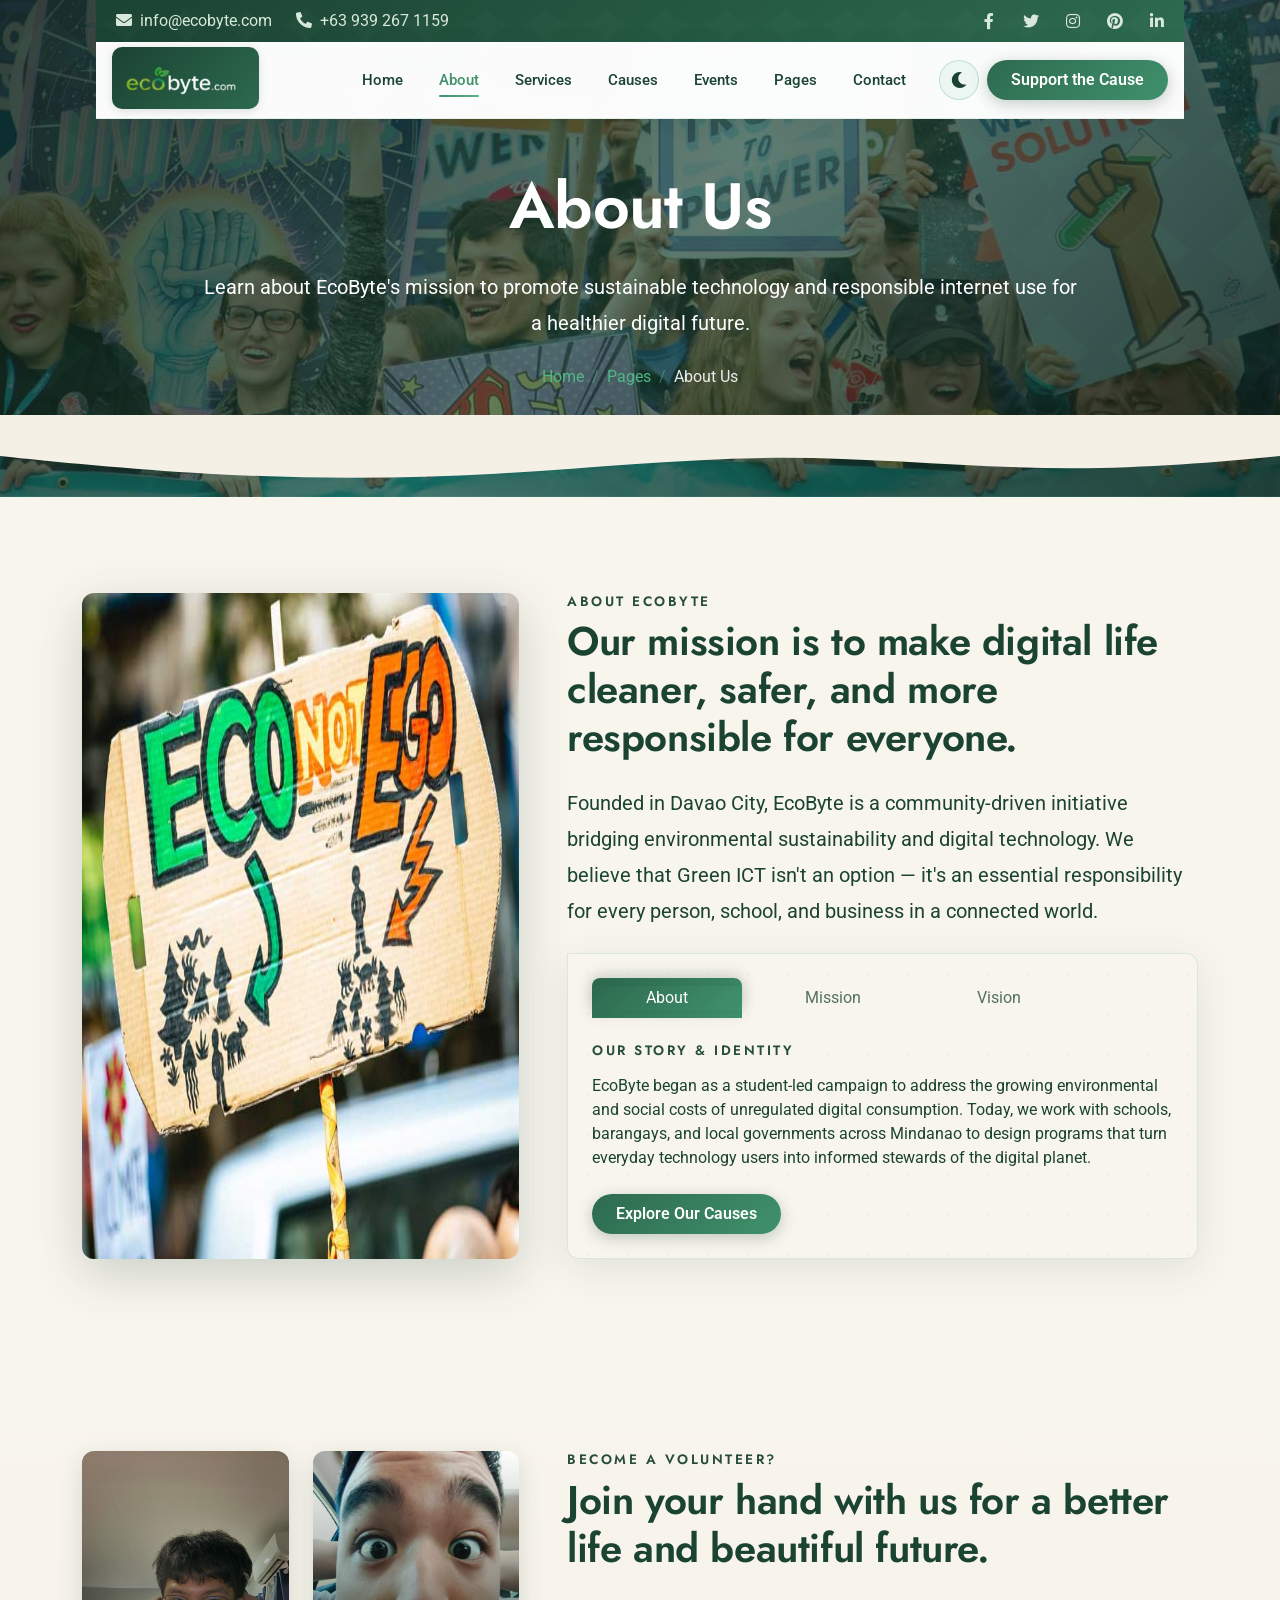
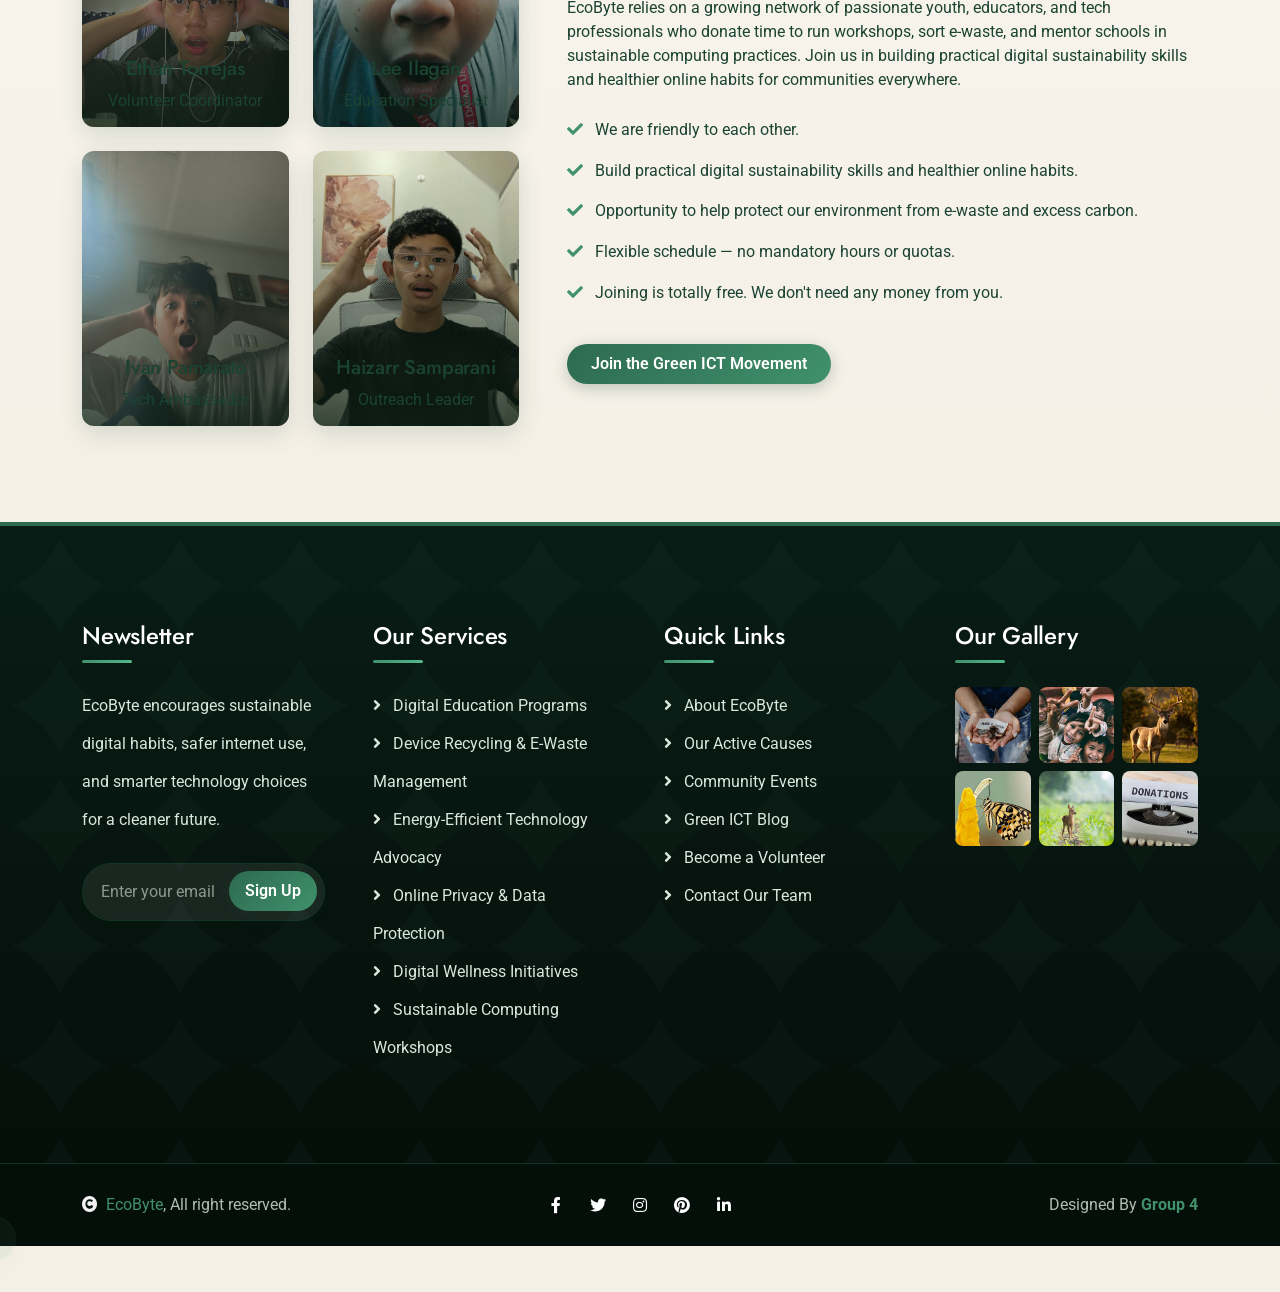
<file: about.html>
<!DOCTYPE html>
<html lang="en">

    <head>
        <meta charset="utf-8">
        <title>EcoByte | About Green ICT &amp; Responsible Internet Use Advocacy</title>
        <meta content="width=device-width, initial-scale=1.0" name="viewport">
        <meta content="about EcoByte, Green ICT mission, responsible internet use Philippines, Davao environmental NGO, digital sustainability vision, e-waste advocacy history" name="keywords">
        <meta content="Learn about EcoByte's founding story, our mission for Green ICT, our 2030 vision for a zero-waste digital Philippines, and how our Davao-based team empowers communities through responsible technology education." name="description">
        <link rel="icon" id="favicon" href="img/ecobytevertical.png" type="image/png">
        <script>
            (function() {
                var savedTheme = localStorage.getItem('theme');
                var prefersDark = window.matchMedia && window.matchMedia('(prefers-color-scheme: dark)').matches;
                var theme = savedTheme || (prefersDark ? 'dark' : 'light');
                document.documentElement.setAttribute('data-theme', theme);
            })();
        </script>

        <!-- Google Web Fonts -->
        <link rel="preconnect" href="https://fonts.googleapis.com">
        <link rel="preconnect" href="https://fonts.gstatic.com" crossorigin>
        <link href="https://fonts.googleapis.com/css2?family=Jost:wght@500;600&family=Roboto&display=swap" rel="stylesheet"> 

        <!-- Icon Font Stylesheet -->
        <link rel="stylesheet" href="https://use.fontawesome.com/releases/v5.15.4/css/all.css"/>
        <link href="https://cdn.jsdelivr.net/npm/bootstrap-icons@1.4.1/font/bootstrap-icons.css" rel="stylesheet">

        <!-- Libraries Stylesheet -->
        <link href="lib/owlcarousel/assets/owl.carousel.min.css" rel="stylesheet">
        <link href="lib/lightbox/css/lightbox.min.css" rel="stylesheet">


        <!-- Customized Bootstrap Stylesheet -->
        <link href="css/bootstrap.min.css" rel="stylesheet">

        <!-- Template Stylesheet -->
        <link href="css/style.css" rel="stylesheet">
    </head>

    <body>

        <!-- Spinner Start -->
        <div id="spinner" class="show w-100 vh-100 bg-white position-fixed translate-middle top-50 start-50  d-flex align-items-center justify-content-center">
            <div class="spinner-grow text-primary" role="status"></div>
        </div>
        <!-- Spinner End -->


        <!-- Navbar start -->
        <div class="container-fluid fixed-top px-0">
            <div class="container px-0">
                <div class="topbar">
                    <div class="row align-items-center justify-content-center">
                        <div class="col-md-8">
                            <div class="topbar-info d-flex flex-wrap">
                                <a href="mailto:info@ecobyte.com" class="text-light me-4"><i class="fas fa-envelope text-white me-2"></i>info@ecobyte.com</a>
                                <a href="tel:+639392671159" class="text-light"><i class="fas fa-phone-alt text-white me-2"></i>+63 939 267 1159</a>
                            </div>
                        </div>
                        <div class="col-md-4">
                            <div class="topbar-icon d-flex align-items-center justify-content-end">
                                <a href="https://www.facebook.com/ethan.torrejas01/" target="_blank" rel="noopener noreferrer" class="btn-square text-white me-2"><i class="fab fa-facebook-f"></i></a>
                                <a href="https://x.com/ecobusinesscom" target="_blank" rel="noopener noreferrer" class="btn-square text-white me-2"><i class="fab fa-twitter"></i></a>
                                <a href="https://www.instagram.com/durianpy.dvo" target="_blank" rel="noopener noreferrer" class="btn-square text-white me-2"><i class="fab fa-instagram"></i></a>
                                <a href="https://id.pinterest.com/ecobyte_art/" target="_blank" rel="noopener noreferrer" class="btn-square text-white me-2"><i class="fab fa-pinterest"></i></a>
                                <a href="https://www.linkedin.com/in/ethantorrejas/" target="_blank" rel="noopener noreferrer" class="btn-square text-white me-0"><i class="fab fa-linkedin-in"></i></a>
                            </div>
                        </div>
                    </div>
                </div>
                <nav class="navbar navbar-light navbar-expand-xl">
                    <a href="index.html" class="navbar-brand ms-3">
                        <span class="navbar-brand-logo-wrapper">
                            <img src="img/ecobytehorizontal.png" alt="EcoByte Logo" class="img-fluid logo-img">
                        </span>
                    </a>
                    <button class="navbar-toggler py-2 px-3 me-3" type="button" data-bs-toggle="collapse" data-bs-target="#navbarCollapse">
                        <span class="fa fa-bars text-primary"></span>
                    </button>
                    <div class="collapse navbar-collapse" id="navbarCollapse">
                        <div class="navbar-nav ms-auto">
                            <a href="index.html" class="nav-item nav-link">Home</a>
                            <a href="about.html" class="nav-item nav-link active">About</a>
                            <a href="service.html" class="nav-item nav-link">Services</a>
                            <a href="causes.html" class="nav-item nav-link">Causes</a>
                            <a href="events.html" class="nav-item nav-link">Events</a>
                            <div class="nav-item dropdown">
                                <a href="#" class="nav-link dropdown-toggle" data-bs-toggle="dropdown">Pages</a>
                                <div class="dropdown-menu m-0 bg-secondary rounded-0">
                                    <a href="blog.html" class="dropdown-item">Blog</a>
                                    <a href="gallery.html" class="dropdown-item">Gallery</a>
                                    <a href="volunteer.html" class="dropdown-item">Volunteers</a>
                                    <a href="donation.html" class="dropdown-item">Donation</a>
                                    <a href="404.html" class="dropdown-item">404 Error</a>
                                </div>
                            </div>
                            <a href="contact.html" class="nav-item nav-link">Contact</a>
                        </div>
                        <div class="d-flex align-items-center flex-nowrap pt-xl-0" style="margin-left: 15px;">
                            <button class="theme-toggle-btn" type="button" onclick="toggleTheme()" aria-label="Toggle dark/light mode">
                                <i class="fas fa-moon"></i>
                                <i class="fas fa-sun"></i>
                            </button>
                            <a href="contact.html" class="btn-hover-bg btn btn-primary text-white py-2 px-4 me-3">Support the Cause</a>
                        </div>
                    </div>
                </nav>
            </div>
        </div>
        <!-- Navbar End -->

        <!-- Header Start -->
        <div class="container-fluid bg-breadcrumb">
            <div class="container text-center py-5" style="max-width: 900px;">
                <h3 class="text-white display-3 mb-4">About Us</h3>
                <p class="fs-5 text-white mb-4">Learn about EcoByte's mission to promote sustainable technology and responsible internet use for a healthier digital future.</p>
                <ol class="breadcrumb justify-content-center mb-0">
                    <li class="breadcrumb-item"><a href="index.html">Home</a></li>
                    <li class="breadcrumb-item"><a href="#">Pages</a></li>
                    <li class="breadcrumb-item active text-white">About Us</li>
                </ol>    
            </div>
        </div>
        <!-- Header End -->

        <!-- About Start -->
        <div class="container-fluid about  py-5">
            <div class="container py-5">
                <div class="row g-5">
                    <div class="col-xl-5">
                        <div class="h-100">
                            <img src="img/about-1.jpg" class="img-fluid w-100 h-100" alt="Image">
                        </div>
                    </div>
                    <div class="col-xl-7">
                        <h5 class="text-uppercase text-primary">About EcoByte</h5>
                        <h1 class="mb-4">Our mission is to make digital life cleaner, safer, and more responsible for everyone.</h1>
                        <p class="fs-5 mb-4">Founded in Davao City, EcoByte is a community-driven initiative bridging environmental sustainability and digital technology. We believe that Green ICT isn't an option — it's an essential responsibility for every person, school, and business in a connected world.</p>
                        <div class="tab-class bg-secondary p-4">
                            <ul class="nav d-flex mb-2">
                                <li class="nav-item mb-3">
                                    <a class="d-flex py-2 text-center bg-white active" data-bs-toggle="pill" href="#tab-1">
                                        <span class="text-dark" style="width: 150px;">About</span>
                                    </a>
                                </li>
                                <li class="nav-item mb-3">
                                    <a class="d-flex py-2 mx-3 text-center bg-white" data-bs-toggle="pill" href="#tab-2">
                                        <span class="text-dark" style="width: 150px;">Mission</span>
                                    </a>
                                </li>
                                <li class="nav-item mb-3">
                                    <a class="d-flex py-2 text-center bg-white" data-bs-toggle="pill" href="#tab-3">
                                        <span class="text-dark" style="width: 150px;">Vision</span>
                                    </a>
                                </li>
                            </ul>
                            <div class="tab-content">
                                <div id="tab-1" class="tab-pane fade show p-0 active">
                                    <div class="row">
                                        <div class="col-12">
                                            <div class="d-flex">
                                                <div class="text-start my-auto">
                                                    <h5 class="text-uppercase mb-3">Our Story &amp; Identity</h5>
                                                    <p class="mb-4">EcoByte began as a student-led campaign to address the growing environmental and social costs of unregulated digital consumption. Today, we work with schools, barangays, and local governments across Mindanao to design programs that turn everyday technology users into informed stewards of the digital planet.</p>
                                                    <div class="d-flex align-items-center justify-content-start">
                                                        <a class="btn-hover-bg btn btn-primary text-white py-2 px-4" href="causes.html">Explore Our Causes</a>
                                                    </div>
                                                </div>
                                            </div>
                                        </div>
                                    </div>
                                </div>
                                <div id="tab-2" class="tab-pane fade show p-0">
                                    <div class="row">
                                        <div class="col-12">
                                            <div class="d-flex">
                                                <div class="text-start my-auto">
                                                    <h5 class="text-uppercase mb-3">Our Mission</h5>
                                                    <p class="mb-4">To empower Filipino communities with the knowledge, tools, and support systems needed to adopt energy-efficient technology, eliminate toxic e-waste, practice responsible internet use, and protect digital privacy — building a circular, inclusive, and low-carbon digital economy one device at a time.</p>
                                                    <div class="d-flex align-items-center justify-content-start">
                                                        <a class="btn-hover-bg btn btn-primary text-white py-2 px-4" href="service.html">Discover Programs</a>
                                                    </div>
                                                </div>
                                            </div>
                                        </div>
                                    </div>
                                </div>
                                <div id="tab-3" class="tab-pane fade show p-0">
                                    <div class="row">
                                        <div class="col-12">
                                            <div class="d-flex">
                                                <div class="text-start my-auto">
                                                    <h5 class="text-uppercase mb-3">Our Vision 2030</h5>
                                                    <p class="mb-4">A Philippines where every household uses energy-saving devices, every community has a certified e-waste collection point, every child learns digital citizenship in school, and every citizen navigates the internet with awareness — creating a zero-waste digital nation that leads ASEAN in Green ICT innovation.</p>
                                                    <div class="d-flex align-items-center justify-content-start">
                                                        <a class="btn-hover-bg btn btn-primary text-white py-2 px-4" href="volunteer.html">Join the Movement</a>
                                                    </div>
                                                </div>
                                            </div>
                                        </div>
                                    </div>
                                </div>
                            </div>
                        </div>
                    </div>
                </div>
            </div>
        </div>
        <!-- About End -->


        <!-- Volunteers Start -->
        <div class="container-fluid volunteer py-5">
            <div class="container py-5">
                <div class="row g-5">
                    <div class="col-lg-5">
                        <div class="row g-4">
                            <div class="col-lg-6">
                                <div class="volunteer-img">
                                    <img src="img/ethantorrejas.jpg" class="w-100" alt="Image">
                                    <div class="volunteer-title">
                                        <h5 class="mb-2 text-white">Ethan Torrejas</h5>
                                        <p class="mb-0 text-white">Volunteer Coordinator</p>
                                    </div>
                                </div>
                            </div>
                            <div class="col-lg-6">
                                <div class="volunteer-img">
                                    <img src="img/leeilagan.jpg" class="w-100" alt="Image">
                                    <div class="volunteer-title">
                                        <h5 class="mb-2 text-white">Lee Ilagan</h5>
                                        <p class="mb-0 text-white">Education Specialist</p>
                                    </div>
                                </div>
                            </div>
                            <div class="col-lg-6">
                                <div class="volunteer-img">
                                    <img src="img/ivanpamarato.jpg" class="w-100" alt="Image">
                                    <div class="volunteer-title">
                                        <h5 class="mb-2 text-white">Ivan Pamarato</h5>
                                        <p class="mb-0 text-white">Tech Ambassador</p>
                                    </div>
                                </div>
                            </div>
                            <div class="col-lg-6">
                                <div class="volunteer-img">
                                    <img src="img/haizarrsamparani.jpg" class="w-100" alt="Image">
                                    <div class="volunteer-title">
                                        <h5 class="mb-2 text-white">Haizarr Samparani</h5>
                                        <p class="mb-0 text-white">Outreach Leader</p>
                                    </div>
                                </div>
                            </div>
                        </div>
                    </div>
                    <div class="col-lg-7">
                        <h5 class="text-uppercase text-primary">Become a Volunteer?</h5>
                        <h1 class="mb-4">Join your hand with us for a better life and beautiful future.</h1>
                        <p class="mb-4">EcoByte relies on a growing network of passionate youth, educators, and tech professionals who donate time to run workshops, sort e-waste, and mentor schools in sustainable computing practices. Join us in building practical digital sustainability skills and healthier online habits for communities everywhere.</p>
                        <p class="text-dark"><i class="fa fa-check text-primary me-2"></i> We are friendly to each other.</p>
                        <p class="text-dark"><i class="fa fa-check text-primary me-2"></i> Build practical digital sustainability skills and healthier online habits.</p>
                        <p class="text-dark"><i class="fa fa-check text-primary me-2"></i> Opportunity to help protect our environment from e-waste and excess carbon.</p>
                        <p class="text-dark"><i class="fa fa-check text-primary me-2"></i> Flexible schedule — no mandatory hours or quotas.</p>
                        <p class="text-dark"><i class="fa fa-check text-primary me-2"></i> Joining is totally free. We don't need any money from you.</p>
                        <a class="btn-hover-bg btn btn-primary text-white py-2 px-4 mt-4" href="volunteer.html">Join the Green ICT Movement</a>
                    </div>
                </div>
            </div>
        </div>
        <!-- Volunteers End -->


        <!-- Footer Start -->
        <div class="container-fluid footer bg-dark text-body py-5">
            <div class="container py-5">
                <div class="row g-5">
                    <div class="col-md-6 col-lg-6 col-xl-3">
                        <div class="footer-item">
                            <h4 class="mb-4 text-white">Newsletter</h4>
                            <p class="mb-4">EcoByte encourages sustainable digital habits, safer internet use, and smarter technology choices for a cleaner future.</p>
                            <div class="position-relative mx-auto">
                                <input class="form-control border-0 bg-secondary w-100 py-3 ps-4 pe-5" type="text" placeholder="Enter your email">
                                <button type="button" class="btn-hover-bg btn btn-primary position-absolute top-0 end-0 py-2 mt-2 me-2">Sign Up</button>
                            </div>
                        </div>
                    </div>
                    <div class="col-md-6 col-lg-6 col-xl-3">
                        <div class="footer-item d-flex flex-column">
                            <h4 class="mb-4 text-white">Our Services</h4>
                            <a href="service.html"><i class="fas fa-angle-right me-2"></i> Digital Education Programs</a>
                            <a href="service.html"><i class="fas fa-angle-right me-2"></i> Device Recycling &amp; E-Waste Management</a>
                            <a href="service.html"><i class="fas fa-angle-right me-2"></i> Energy-Efficient Technology Advocacy</a>
                            <a href="service.html"><i class="fas fa-angle-right me-2"></i> Online Privacy &amp; Data Protection</a>
                            <a href="service.html"><i class="fas fa-angle-right me-2"></i> Digital Wellness Initiatives</a>
                            <a href="service.html"><i class="fas fa-angle-right me-2"></i> Sustainable Computing Workshops</a>
                        </div>
                    </div>
                    <div class="col-md-6 col-lg-6 col-xl-3">
                        <div class="footer-item d-flex flex-column">
                            <h4 class="mb-4 text-white">Quick Links</h4>
                            <a href="about.html"><i class="fas fa-angle-right me-2"></i> About EcoByte</a>
                            <a href="causes.html"><i class="fas fa-angle-right me-2"></i> Our Active Causes</a>
                            <a href="events.html"><i class="fas fa-angle-right me-2"></i> Community Events</a>
                            <a href="blog.html"><i class="fas fa-angle-right me-2"></i> Green ICT Blog</a>
                            <a href="volunteer.html"><i class="fas fa-angle-right me-2"></i> Become a Volunteer</a>
                            <a href="contact.html"><i class="fas fa-angle-right me-2"></i> Contact Our Team</a>
                        </div>
                    </div>
                    <div class="col-md-6 col-lg-6 col-xl-3">
                        <div class="footer-item">
                            <h4 class="mb-4 text-white">Our Gallery</h4>
                            <div class="row g-2">
                                <div class="col-4">
                                    <div class="footer-gallery">
                                        <img src="img/gallery-footer-1.jpg" class="w-100" alt="">
                                        <div class="footer-search-icon">
                                            <a href="img/gallery-footer-1.jpg" data-lightbox="footerGallery-1" class="my-auto"><i class="fas fa-search-plus text-white"></i></a>
                                        </div>
                                    </div>
                               </div>
                               <div class="col-4">
                                    <div class="footer-gallery">
                                        <img src="img/gallery-footer-2.jpg" class="w-100" alt="">
                                        <div class="footer-search-icon">
                                            <a href="img/gallery-footer-2.jpg" data-lightbox="footerGallery-2" class="my-auto"><i class="fas fa-search-plus text-white"></i></a>
                                        </div>
                                    </div>
                               </div>
                                <div class="col-4">
                                    <div class="footer-gallery">
                                        <img src="img/gallery-footer-3.jpg" class="w-100" alt="">
                                        <div class="footer-search-icon">
                                            <a href="img/gallery-footer-3.jpg" data-lightbox="footerGallery-3" class="my-auto"><i class="fas fa-search-plus text-white"></i></a>
                                        </div>
                                    </div>
                               </div>
                                <div class="col-4">
                                    <div class="footer-gallery">
                                        <img src="img/gallery-footer-4.jpg" class="w-100" alt="">
                                        <div class="footer-search-icon">
                                            <a href="img/gallery-footer-4.jpg" data-lightbox="footerGallery-4" class="my-auto"><i class="fas fa-search-plus text-white"></i></a>
                                        </div>
                                    </div>
                               </div>
                                <div class="col-4">
                                    <div class="footer-gallery">
                                        <img src="img/gallery-footer-5.jpg" class="w-100" alt="">
                                        <div class="footer-search-icon">
                                            <a href="img/gallery-footer-5.jpg" data-lightbox="footerGallery-5" class="my-auto"><i class="fas fa-search-plus text-white"></i></a>
                                        </div>
                                    </div>
                               </div>
                               <div class="col-4">
									<div class="footer-gallery">
										<img src="img/gallery-footer-6.jpg" class="w-100" alt="">
                                        <div class="footer-search-icon">
                                            <a href="img/gallery-footer-6.jpg" data-lightbox="footerGallery-6" class="my-auto"><i class="fas fa-search-plus text-white"></i></a>
                                        </div>
									</div>
								</div>
                            </div>
                        </div>
                    </div>
                </div>
            </div>
        </div>
        <!-- Footer End -->
        

        <!-- Copyright Start -->
        <div class="container-fluid copyright py-4">
            <div class="container">
                <div class="row g-4 align-items-center">
                    <div class="col-md-4 text-center text-md-start mb-md-0">
                         <span class="text-body"><a href="#"><i class="fas fa-copyright text-light me-2"></i><span class="text-primary">EcoByte</span></a>, All right reserved.</span>
                    </div>
                    <div class="col-md-4 text-center">
                        <div class="d-flex align-items-center justify-content-center">
                            <a href="https://www.facebook.com/ethan.torrejas01/" target="_blank" rel="noopener noreferrer" class="btn-hover-color btn-square text-white me-2"><i class="fab fa-facebook-f"></i></a>
                            <a href="https://x.com/ecobusinesscom" target="_blank" rel="noopener noreferrer" class="btn-hover-color btn-square text-white me-2"><i class="fab fa-twitter"></i></a>
                            <a href="https://www.instagram.com/durianpy.dvo" target="_blank" rel="noopener noreferrer" class="btn-hover-color btn-square text-white me-2"><i class="fab fa-instagram"></i></a>
                            <a href="https://id.pinterest.com/ecobyte_art/" target="_blank" rel="noopener noreferrer" class="btn-hover-color btn-square text-white me-2"><i class="fab fa-pinterest"></i></a>
                            <a href="https://www.linkedin.com/in/ethantorrejas/" target="_blank" rel="noopener noreferrer" class="btn-hover-color btn-square text-white me-0"><i class="fab fa-linkedin-in"></i></a>
                        </div>
                    </div>
                    <div class="col-md-4 text-center text-md-end text-body">
                         Designed By <span class="text-primary fw-bold">Group 4</span>
                    </div>
                </div>
            </div>
        </div>
        <!-- Copyright End -->


        <!-- Back to Top -->
        <a href="#" class="btn btn-primary btn-primary-outline-0 btn-md-square back-to-top"><i class="fa fa-arrow-up"></i></a>   

        
        <!-- JavaScript Libraries -->
        <script src="https://ajax.googleapis.com/ajax/libs/jquery/3.6.4/jquery.min.js"></script>
        <script src="https://cdn.jsdelivr.net/npm/bootstrap@5.0.0/dist/js/bootstrap.bundle.min.js"></script>
        <script src="lib/easing/easing.min.js"></script>
        <script src="lib/waypoints/waypoints.min.js"></script>
        <script src="lib/counterup/counterup.min.js"></script>
        <script src="lib/owlcarousel/owl.carousel.min.js"></script>
        <script src="lib/lightbox/js/lightbox.min.js"></script>
        

        <!-- Template Javascript -->
        <script src="js/main.js"></script>

    </body>

</html>
</file>
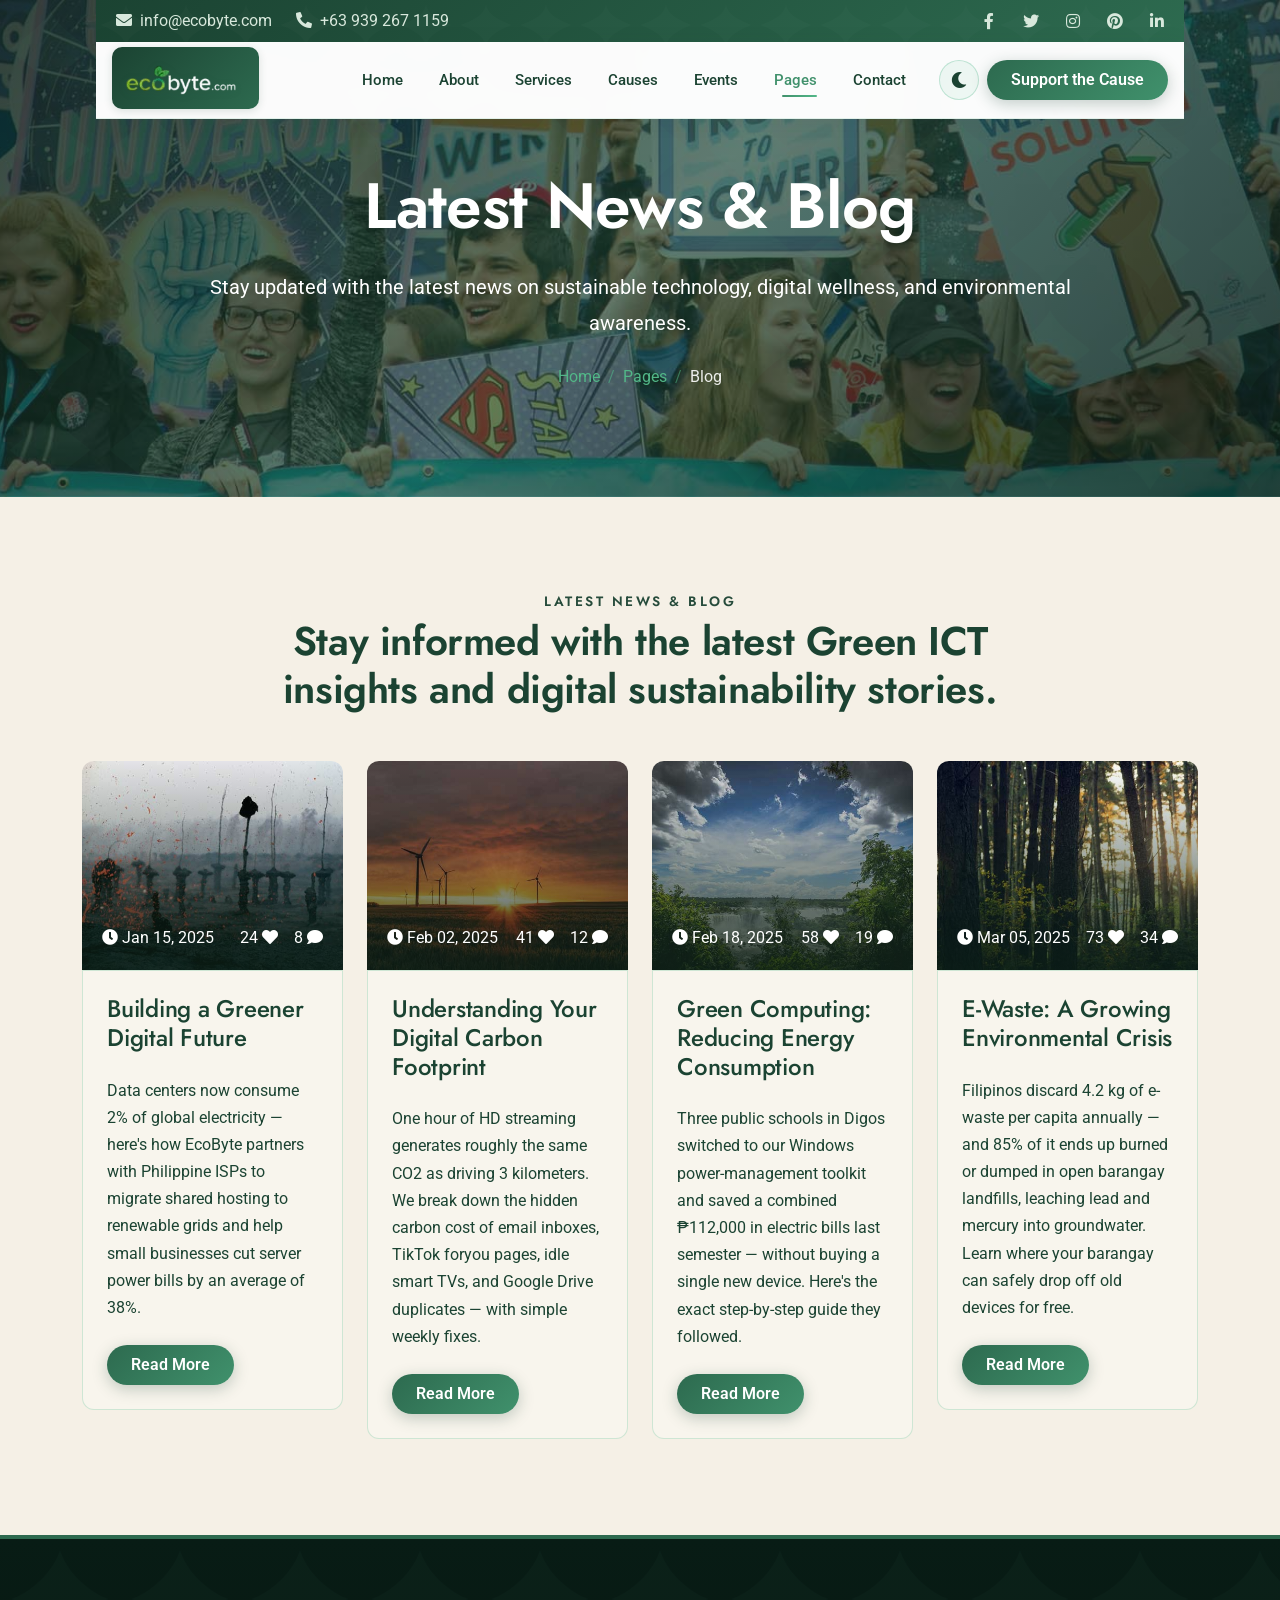
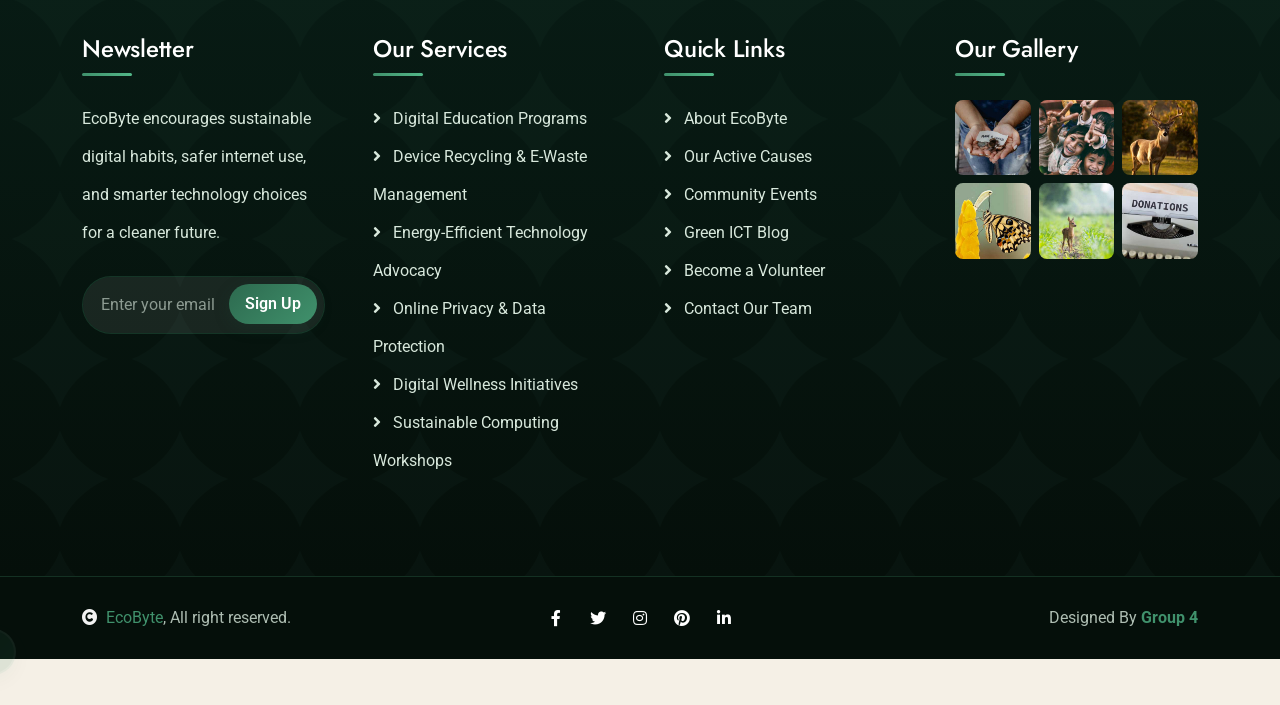
<file: blog.html>
<!DOCTYPE html>
<html lang="en">

    <head>
        <meta charset="utf-8">
        <title>EcoByte | Green ICT Blog &amp; Digital Sustainability Insights</title>
        <meta content="width=device-width, initial-scale=1.0" name="viewport">
        <meta content="Green ICT blog, digital carbon footprint, e-waste articles, green computing tips, data privacy guide, sustainable technology news Philippines" name="keywords">
        <meta content="EcoByte blog: practical guides to reduce your digital carbon footprint, understand e-waste, adopt green computing habits, and protect your data privacy online." name="description">
        <link rel="icon" id="favicon" href="img/ecobytevertical.png" type="image/png">
        <script>
            (function() {
                var savedTheme = localStorage.getItem('theme');
                var prefersDark = window.matchMedia && window.matchMedia('(prefers-color-scheme: dark)').matches;
                var theme = savedTheme || (prefersDark ? 'dark' : 'light');
                document.documentElement.setAttribute('data-theme', theme);
            })();
        </script>

        <!-- Google Web Fonts -->
        <link rel="preconnect" href="https://fonts.googleapis.com">
        <link rel="preconnect" href="https://fonts.gstatic.com" crossorigin>
        <link href="https://fonts.googleapis.com/css2?family=Jost:wght@500;600&family=Roboto&display=swap" rel="stylesheet"> 

        <!-- Icon Font Stylesheet -->
        <link rel="stylesheet" href="https://use.fontawesome.com/releases/v5.15.4/css/all.css"/>
        <link href="https://cdn.jsdelivr.net/npm/bootstrap-icons@1.4.1/font/bootstrap-icons.css" rel="stylesheet">

        <!-- Libraries Stylesheet -->
        <link href="lib/owlcarousel/assets/owl.carousel.min.css" rel="stylesheet">
        <link href="lib/lightbox/css/lightbox.min.css" rel="stylesheet">


        <!-- Customized Bootstrap Stylesheet -->
        <link href="css/bootstrap.min.css" rel="stylesheet">

        <!-- Template Stylesheet -->
        <link href="css/style.css" rel="stylesheet">
    </head>

    <body>

        <!-- Spinner Start -->
        <div id="spinner" class="show w-100 vh-100 bg-white position-fixed translate-middle top-50 start-50  d-flex align-items-center justify-content-center">
            <div class="spinner-grow text-primary" role="status"></div>
        </div>
        <!-- Spinner End -->


        <!-- Navbar start -->
        <div class="container-fluid fixed-top px-0">
            <div class="container px-0">
                <div class="topbar">
                    <div class="row align-items-center justify-content-center">
                        <div class="col-md-8">
                            <div class="topbar-info d-flex flex-wrap">
                                <a href="mailto:info@ecobyte.com" class="text-light me-4"><i class="fas fa-envelope text-white me-2"></i>info@ecobyte.com</a>
                                <a href="tel:+639392671159" class="text-light"><i class="fas fa-phone-alt text-white me-2"></i>+63 939 267 1159</a>
                            </div>
                        </div>
                        <div class="col-md-4">
                            <div class="topbar-icon d-flex align-items-center justify-content-end">
                                <a href="https://www.facebook.com/ethan.torrejas01/" target="_blank" rel="noopener noreferrer" class="btn-square text-white me-2"><i class="fab fa-facebook-f"></i></a>
                                <a href="https://x.com/ecobusinesscom" target="_blank" rel="noopener noreferrer" class="btn-square text-white me-2"><i class="fab fa-twitter"></i></a>
                                <a href="https://www.instagram.com/durianpy.dvo" target="_blank" rel="noopener noreferrer" class="btn-square text-white me-2"><i class="fab fa-instagram"></i></a>
                                <a href="https://id.pinterest.com/ecobyte_art/" target="_blank" rel="noopener noreferrer" class="btn-square text-white me-2"><i class="fab fa-pinterest"></i></a>
                                <a href="https://www.linkedin.com/in/ethantorrejas/" target="_blank" rel="noopener noreferrer" class="btn-square text-white me-0"><i class="fab fa-linkedin-in"></i></a>
                            </div>
                        </div>
                    </div>
                </div>
                <nav class="navbar navbar-light navbar-expand-xl">
                    <a href="index.html" class="navbar-brand ms-3">
                        <span class="navbar-brand-logo-wrapper">
                            <img src="img/ecobytehorizontal.png" alt="EcoByte Logo" class="img-fluid logo-img">
                        </span>
                    </a>
                    <button class="navbar-toggler py-2 px-3 me-3" type="button" data-bs-toggle="collapse" data-bs-target="#navbarCollapse">
                        <span class="fa fa-bars text-primary"></span>
                    </button>
                    <div class="collapse navbar-collapse" id="navbarCollapse">
                        <div class="navbar-nav ms-auto">
                            <a href="index.html" class="nav-item nav-link">Home</a>
                            <a href="about.html" class="nav-item nav-link">About</a>
                            <a href="service.html" class="nav-item nav-link">Services</a>
                            <a href="causes.html" class="nav-item nav-link">Causes</a>
                            <a href="events.html" class="nav-item nav-link">Events</a>
                            <div class="nav-item dropdown">
                                <a href="#" class="nav-link dropdown-toggle active" data-bs-toggle="dropdown">Pages</a>
                                <div class="dropdown-menu m-0 bg-secondary rounded-0">
                                    <a href="blog.html" class="dropdown-item active">Blog</a>
                                    <a href="gallery.html" class="dropdown-item">Gallery</a>
                                    <a href="volunteer.html" class="dropdown-item">Volunteers</a>
                                    <a href="donation.html" class="dropdown-item">Donation</a>
                                    <a href="404.html" class="dropdown-item">404 Error</a>
                                </div>
                            </div>
                            <a href="contact.html" class="nav-item nav-link">Contact</a>
                        </div>
                        <div class="d-flex align-items-center flex-nowrap pt-xl-0" style="margin-left: 15px;">
                            <button class="theme-toggle-btn" type="button" onclick="toggleTheme()" aria-label="Toggle dark/light mode">
                                <i class="fas fa-moon"></i>
                                <i class="fas fa-sun"></i>
                            </button>
                            <a href="contact.html" class="btn-hover-bg btn btn-primary text-white py-2 px-4 me-3">Support the Cause</a>
                        </div>
                    </div>
                </nav>
            </div>
        </div>
        <!-- Navbar End -->

        <!-- Header Start -->
        <div class="container-fluid bg-breadcrumb">
            <div class="container text-center py-5" style="max-width: 900px;">
                <h3 class="text-white display-3 mb-4">Latest News & Blog</h3>
                <p class="fs-5 text-white mb-4">Stay updated with the latest news on sustainable technology, digital wellness, and environmental awareness.</p>
                <ol class="breadcrumb justify-content-center mb-0">
                    <li class="breadcrumb-item"><a href="index.html">Home</a></li>
                    <li class="breadcrumb-item"><a href="#">Pages</a></li>
                    <li class="breadcrumb-item active text-white">Blog</li>
                </ol>    
            </div>
        </div>
        <!-- Header End -->

        <!-- Blog Start -->
        <div class="container-fluid blog py-5">
            <div class="container py-5">
                <div class="text-center mx-auto pb-5" style="max-width: 800px;">
                    <h5 class="text-uppercase text-primary">Latest News &amp; Blog</h5>
                    <h1 class="mb-0">Stay informed with the latest Green ICT insights and digital sustainability stories.</h1>
                </div>
                <div class="row g-4">
                    <div class="col-lg-6 col-xl-3">
                        <div class="blog-item">
                            <div class="blog-img">
                                <img src="img/blog-1.jpg" class="img-fluid w-100" alt="Building a Greener Digital Future">
                                <div class="blog-info">
                                    <span><i class="fa fa-clock"></i> Jan 15, 2025</span>
                                    <div class="d-flex">
                                        <span class="me-3"> 24 <i class="fa fa-heart"></i></span>
                                        <a href="#" class="text-white">8 <i class="fa fa-comment"></i></a>
                                    </div>
                                </div>
                                <div class="search-icon">
                                    <a href="img/blog-1.jpg" data-lightbox="Blog-1" class="my-auto"><i class="fas fa-search-plus btn-primary text-white p-3"></i></a>
                                </div>
                            </div>
                            <div class="text-dark border p-4 ">
                                <h4 class="mb-4">Building a Greener Digital Future</h4>
                                <p class="mb-4">Data centers now consume 2% of global electricity — here's how EcoByte partners with Philippine ISPs to migrate shared hosting to renewable grids and help small businesses cut server power bills by an average of 38%.</p>
                                <a class="btn-hover-bg btn btn-primary text-white py-2 px-4" href="#">Read More</a>
                            </div>
                        </div>
                    </div>
                    <div class="col-lg-6 col-xl-3">
                        <div class="blog-item">
                            <div class="blog-img">
                                <img src="img/blog-2.jpg" class="img-fluid w-100" alt="Understanding Your Digital Carbon Footprint">
                                <div class="blog-info">
                                    <span><i class="fa fa-clock"></i> Feb 02, 2025</span>
                                    <div class="d-flex">
                                        <span class="me-3"> 41 <i class="fa fa-heart"></i></span>
                                        <a href="#" class="text-white">12 <i class="fa fa-comment"></i></a>
                                    </div>
                                </div>
                                <div class="search-icon">
                                    <a href="img/blog-2.jpg" data-lightbox="Blog-2" class="my-auto"><i class="fas fa-search-plus btn-primary text-white p-3"></i></a>
                                </div>
                            </div>
                            <div class="text-dark border p-4 ">
                                <h4 class="mb-4">Understanding Your Digital Carbon Footprint</h4>
                                <p class="mb-4">One hour of HD streaming generates roughly the same CO2 as driving 3 kilometers. We break down the hidden carbon cost of email inboxes, TikTok foryou pages, idle smart TVs, and Google Drive duplicates — with simple weekly fixes.</p>
                                <a class="btn-hover-bg btn btn-primary text-white py-2 px-4" href="#">Read More</a>
                            </div>
                        </div>
                    </div>
                    <div class="col-lg-6 col-xl-3">
                        <div class="blog-item">
                            <div class="blog-img">
                                <img src="img/blog-3.jpg" class="img-fluid w-100" alt="Green Computing Reducing Energy Consumption">
                                <div class="blog-info">
                                    <span><i class="fa fa-clock"></i> Feb 18, 2025</span>
                                    <div class="d-flex">
                                        <span class="me-3"> 58 <i class="fa fa-heart"></i></span>
                                        <a href="#" class="text-white">19 <i class="fa fa-comment"></i></a>
                                    </div>
                                </div>
                                <div class="search-icon">
                                    <a href="img/blog-3.jpg" data-lightbox="Blog-3" class="my-auto"><i class="fas fa-search-plus btn-primary text-white p-3"></i></a>
                                </div>
                            </div>
                            <div class="text-dark border p-4 ">
                                <h4 class="mb-4">Green Computing: Reducing Energy Consumption</h4>
                                <p class="mb-4">Three public schools in Digos switched to our Windows power-management toolkit and saved a combined ₱112,000 in electric bills last semester — without buying a single new device. Here's the exact step-by-step guide they followed.</p>
                                <a class="btn-hover-bg btn btn-primary text-white py-2 px-4" href="#">Read More</a>
                            </div>
                        </div>
                    </div>
                    <div class="col-lg-6 col-xl-3">
                        <div class="blog-item">
                            <div class="blog-img">
                                <img src="img/blog-4.jpg" class="img-fluid w-100" alt="E-Waste Growing Environmental Crisis">
                                <div class="blog-info">
                                    <span><i class="fa fa-clock"></i> Mar 05, 2025</span>
                                    <div class="d-flex">
                                        <span class="me-3"> 73 <i class="fa fa-heart"></i></span>
                                        <a href="#" class="text-white">34 <i class="fa fa-comment"></i></a>
                                    </div>
                                </div>
                                <div class="search-icon">
                                    <a href="img/blog-4.jpg" data-lightbox="Blog-4" class="my-auto"><i class="fas fa-search-plus btn-primary text-white p-3"></i></a>
                                </div>
                            </div>
                            <div class="text-dark border p-4 ">
                                <h4 class="mb-4">E-Waste: A Growing Environmental Crisis</h4>
                                <p class="mb-4">Filipinos discard 4.2 kg of e-waste per capita annually — and 85% of it ends up burned or dumped in open barangay landfills, leaching lead and mercury into groundwater. Learn where your barangay can safely drop off old devices for free.</p>
                                <a class="btn-hover-bg btn btn-primary text-white py-2 px-4" href="#">Read More</a>
                            </div>
                        </div>
                    </div>
                </div>
            </div>
        </div>
        <!-- Blog End -->


        <!-- Footer Start -->
        <div class="container-fluid footer bg-dark text-body py-5">
            <div class="container py-5">
                <div class="row g-5">
                    <div class="col-md-6 col-lg-6 col-xl-3">
                        <div class="footer-item">
                            <h4 class="mb-4 text-white">Newsletter</h4>
                            <p class="mb-4">EcoByte encourages sustainable digital habits, safer internet use, and smarter technology choices for a cleaner future.</p>
                            <div class="position-relative mx-auto">
                                <input class="form-control border-0 bg-secondary w-100 py-3 ps-4 pe-5" type="text" placeholder="Enter your email">
                                <button type="button" class="btn-hover-bg btn btn-primary position-absolute top-0 end-0 py-2 mt-2 me-2">Sign Up</button>
                            </div>
                        </div>
                    </div>
                    <div class="col-md-6 col-lg-6 col-xl-3">
                        <div class="footer-item d-flex flex-column">
                            <h4 class="mb-4 text-white">Our Services</h4>
                            <a href="service.html"><i class="fas fa-angle-right me-2"></i> Digital Education Programs</a>
                            <a href="service.html"><i class="fas fa-angle-right me-2"></i> Device Recycling &amp; E-Waste Management</a>
                            <a href="service.html"><i class="fas fa-angle-right me-2"></i> Energy-Efficient Technology Advocacy</a>
                            <a href="service.html"><i class="fas fa-angle-right me-2"></i> Online Privacy &amp; Data Protection</a>
                            <a href="service.html"><i class="fas fa-angle-right me-2"></i> Digital Wellness Initiatives</a>
                            <a href="service.html"><i class="fas fa-angle-right me-2"></i> Sustainable Computing Workshops</a>
                        </div>
                    </div>
                    <div class="col-md-6 col-lg-6 col-xl-3">
                        <div class="footer-item d-flex flex-column">
                            <h4 class="mb-4 text-white">Quick Links</h4>
                            <a href="about.html"><i class="fas fa-angle-right me-2"></i> About EcoByte</a>
                            <a href="causes.html"><i class="fas fa-angle-right me-2"></i> Our Active Causes</a>
                            <a href="events.html"><i class="fas fa-angle-right me-2"></i> Community Events</a>
                            <a href="blog.html"><i class="fas fa-angle-right me-2"></i> Green ICT Blog</a>
                            <a href="volunteer.html"><i class="fas fa-angle-right me-2"></i> Become a Volunteer</a>
                            <a href="contact.html"><i class="fas fa-angle-right me-2"></i> Contact Our Team</a>
                        </div>
                    </div>
                    <div class="col-md-6 col-lg-6 col-xl-3">
                        <div class="footer-item">
                            <h4 class="mb-4 text-white">Our Gallery</h4>
                            <div class="row g-2">
                                <div class="col-4">
                                    <div class="footer-gallery">
                                        <img src="img/gallery-footer-1.jpg" class="img-fluid w-100" alt="">
                                        <div class="footer-search-icon">
                                            <a href="img/gallery-footer-1.jpg" data-lightbox="footerGallery-1" class="my-auto"><i class="fas fa-search-plus text-white"></i></a>
                                        </div>
                                    </div>
                               </div>
                               <div class="col-4">
                                    <div class="footer-gallery">
                                        <img src="img/gallery-footer-2.jpg" class="img-fluid w-100" alt="">
                                        <div class="footer-search-icon">
                                            <a href="img/gallery-footer-2.jpg" data-lightbox="footerGallery-2" class="my-auto"><i class="fas fa-search-plus text-white"></i></a>
                                        </div>
                                    </div>
                               </div>
                                <div class="col-4">
                                    <div class="footer-gallery">
                                        <img src="img/gallery-footer-3.jpg" class="img-fluid w-100" alt="">
                                        <div class="footer-search-icon">
                                            <a href="img/gallery-footer-3.jpg" data-lightbox="footerGallery-3" class="my-auto"><i class="fas fa-search-plus text-white"></i></a>
                                        </div>
                                    </div>
                               </div>
                                <div class="col-4">
                                    <div class="footer-gallery">
                                        <img src="img/gallery-footer-4.jpg" class="img-fluid w-100" alt="">
                                        <div class="footer-search-icon">
                                            <a href="img/gallery-footer-4.jpg" data-lightbox="footerGallery-4" class="my-auto"><i class="fas fa-search-plus text-white"></i></a>
                                        </div>
                                    </div>
                               </div>
                                <div class="col-4">
                                    <div class="footer-gallery">
                                        <img src="img/gallery-footer-5.jpg" class="img-fluid w-100" alt="">
                                        <div class="footer-search-icon">
                                            <a href="img/gallery-footer-5.jpg" data-lightbox="footerGallery-5" class="my-auto"><i class="fas fa-search-plus text-white"></i></a>
                                        </div>
                                    </div>
                               </div>
                               <div class="col-4">
									<div class="footer-gallery">
										<img src="img/gallery-footer-6.jpg" class="img-fluid w-100" alt="">
                                        <div class="footer-search-icon">
                                            <a href="img/gallery-footer-6.jpg" data-lightbox="footerGallery-6" class="my-auto"><i class="fas fa-search-plus text-white"></i></a>
                                        </div>
									</div>
								</div>
                            </div>
                        </div>
                    </div>
                </div>
            </div>
        </div>
        <!-- Footer End -->
        



        <!-- Copyright Start -->
        <div class="container-fluid copyright py-4">
            <div class="container">
                <div class="row g-4 align-items-center">
                    <div class="col-md-4 text-center text-md-start mb-md-0">
                         <span class="text-body"><a href="#"><i class="fas fa-copyright text-light me-2"></i><span class="text-primary">EcoByte</span></a>, All right reserved.</span>
                    </div>
                    <div class="col-md-4 text-center">
                        <div class="d-flex align-items-center justify-content-center">
                            <a href="https://www.facebook.com/ethan.torrejas01/" target="_blank" rel="noopener noreferrer" class="btn-hover-color btn-square text-white me-2"><i class="fab fa-facebook-f"></i></a>
                            <a href="https://x.com/ecobusinesscom" target="_blank" rel="noopener noreferrer" class="btn-hover-color btn-square text-white me-2"><i class="fab fa-twitter"></i></a>
                            <a href="https://www.instagram.com/durianpy.dvo" target="_blank" rel="noopener noreferrer" class="btn-hover-color btn-square text-white me-2"><i class="fab fa-instagram"></i></a>
                            <a href="https://id.pinterest.com/ecobyte_art/" target="_blank" rel="noopener noreferrer" class="btn-hover-color btn-square text-white me-2"><i class="fab fa-pinterest"></i></a>
                            <a href="https://www.linkedin.com/in/ethantorrejas/" target="_blank" rel="noopener noreferrer" class="btn-hover-color btn-square text-white me-0"><i class="fab fa-linkedin-in"></i></a>
                        </div>
                    </div>
                    <div class="col-md-4 text-center text-md-end text-body">Designed By <span class="text-primary fw-bold">Group 4</span>
                    </div>
                </div>
            </div>
        </div>
        <!-- Copyright End -->



        <!-- Back to Top -->
        <a href="#" class="btn btn-primary btn-primary-outline-0 btn-md-square back-to-top"><i class="fa fa-arrow-up"></i></a>   

        
    <!-- JavaScript Libraries -->
    <script src="https://ajax.googleapis.com/ajax/libs/jquery/3.6.4/jquery.min.js"></script>
    <script src="https://cdn.jsdelivr.net/npm/bootstrap@5.0.0/dist/js/bootstrap.bundle.min.js"></script>
    <script src="lib/easing/easing.min.js"></script>
    <script src="lib/waypoints/waypoints.min.js"></script>
    <script src="lib/counterup/counterup.min.js"></script>
    <script src="lib/owlcarousel/owl.carousel.min.js"></script>
    <script src="lib/lightbox/js/lightbox.min.js"></script>
    

    <!-- Template Javascript -->
    <script src="js/main.js"></script>
    </body>

</html>
</file>
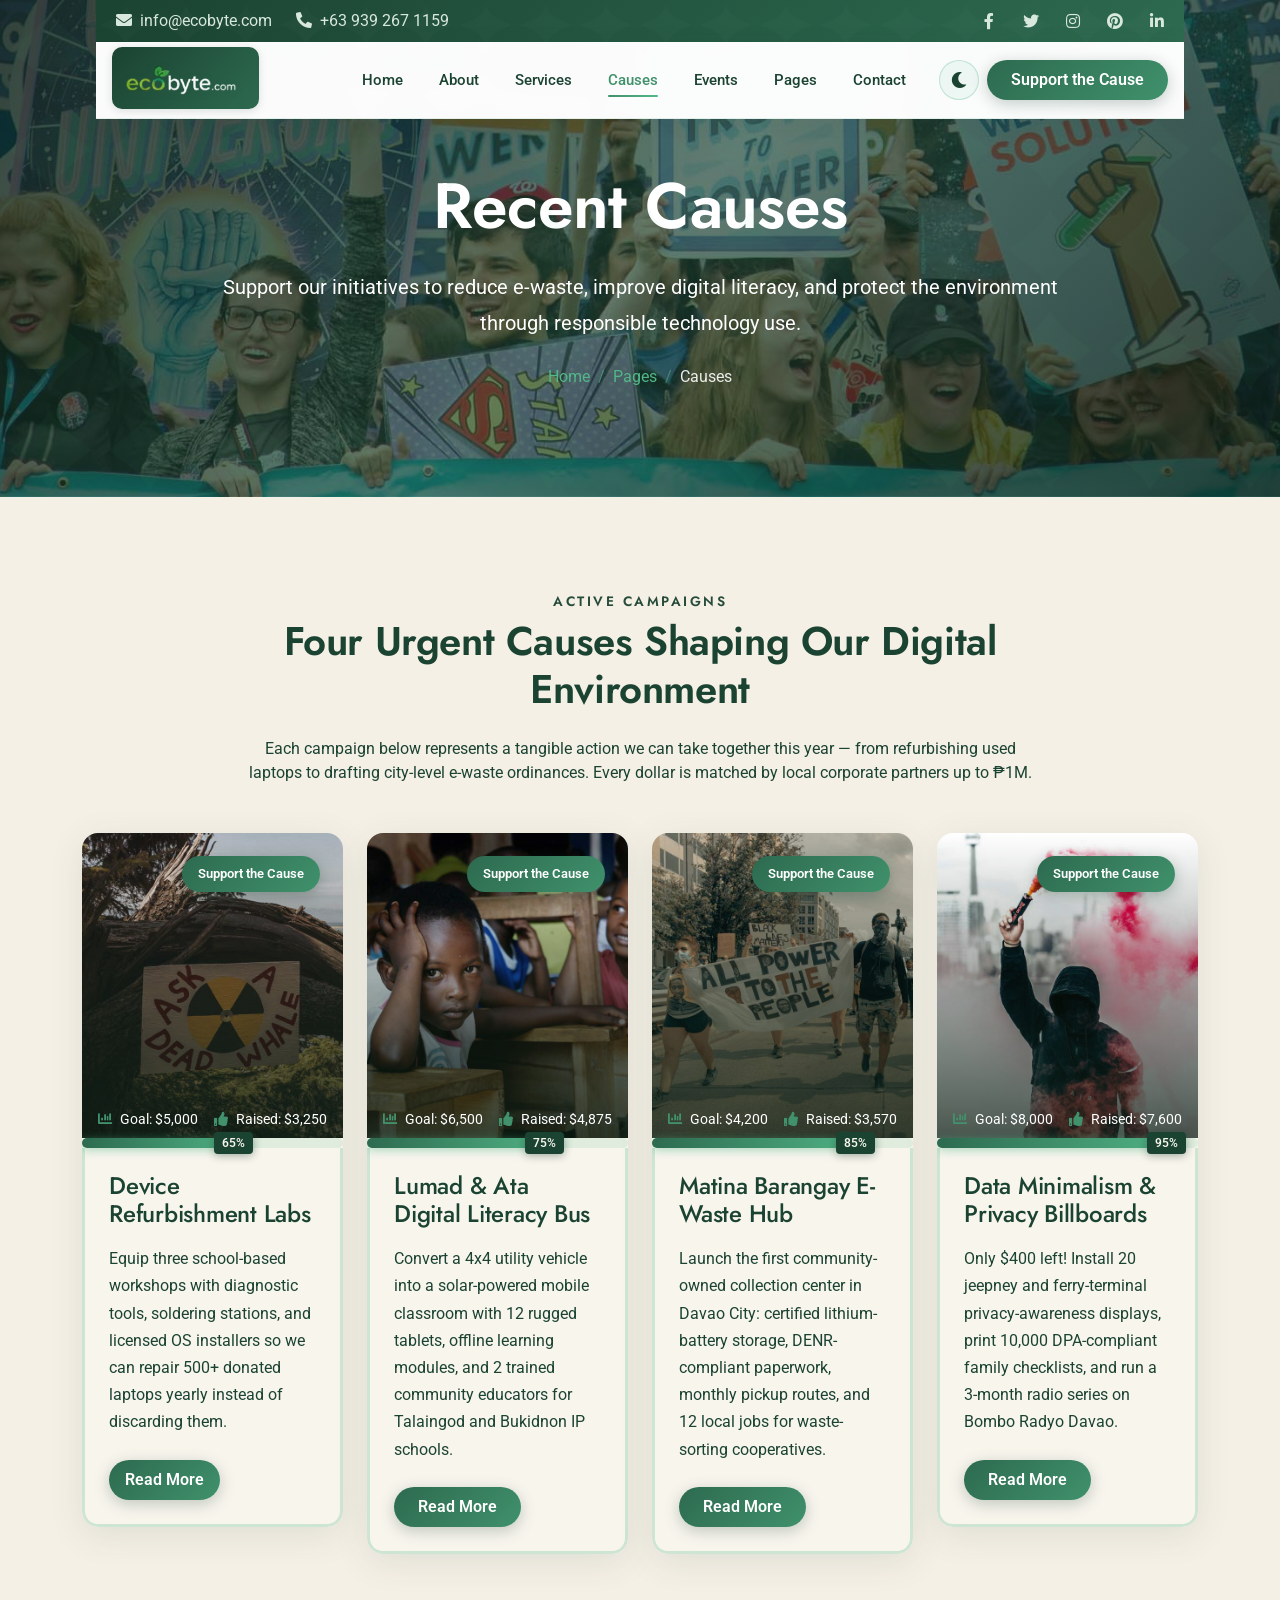
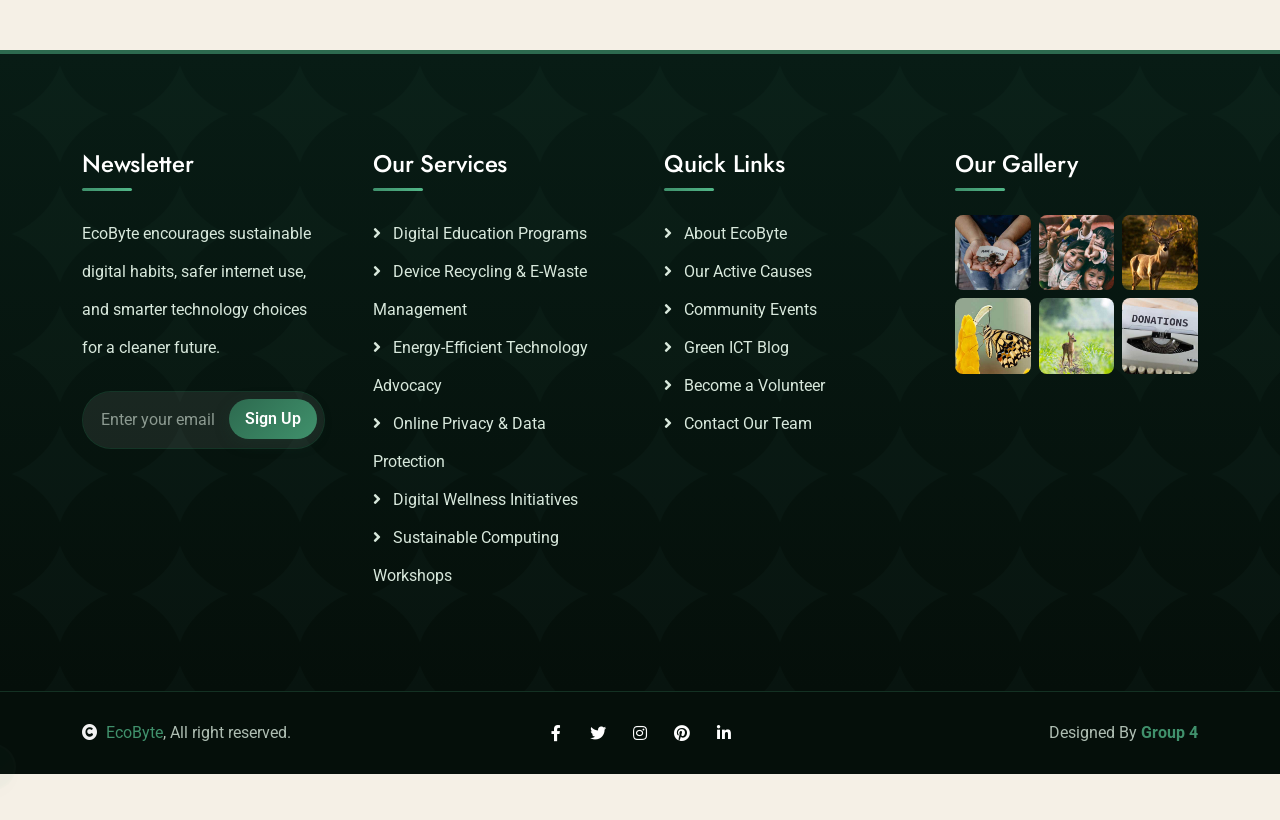
<file: causes.html>
<!DOCTYPE html>
<html lang="en">

    <head>
        <meta charset="utf-8">
        <title>EcoByte | Active Green ICT Causes &amp; Fundraising Campaigns</title>
        <meta content="width=device-width, initial-scale=1.0" name="viewport">
        <meta content="Green ICT causes, e-waste fundraiser Philippines, digital literacy campaign, privacy awareness, EcoByte donation, device refurbishment fund, e-waste collection hub" name="keywords">
        <meta content="Support EcoByte's four active causes: device refurbishment labs, IP community digital literacy buses, barangay e-waste hubs, and data privacy awareness billboards. Every peso is matched by local partners." name="description">
        <link rel="icon" id="favicon" href="img/ecobytevertical.png" type="image/png">
        <script>
            (function() {
                var savedTheme = localStorage.getItem('theme');
                var prefersDark = window.matchMedia && window.matchMedia('(prefers-color-scheme: dark)').matches;
                var theme = savedTheme || (prefersDark ? 'dark' : 'light');
                document.documentElement.setAttribute('data-theme', theme);
            })();
        </script>

        <!-- Google Web Fonts -->
        <link rel="preconnect" href="https://fonts.googleapis.com">
        <link rel="preconnect" href="https://fonts.gstatic.com" crossorigin>
        <link href="https://fonts.googleapis.com/css2?family=Jost:wght@500;600&family=Roboto&display=swap" rel="stylesheet"> 

        <!-- Icon Font Stylesheet -->
        <link rel="stylesheet" href="https://use.fontawesome.com/releases/v5.15.4/css/all.css"/>
        <link href="https://cdn.jsdelivr.net/npm/bootstrap-icons@1.4.1/font/bootstrap-icons.css" rel="stylesheet">

        <!-- Libraries Stylesheet -->
        <link href="lib/owlcarousel/assets/owl.carousel.min.css" rel="stylesheet">
        <link href="lib/lightbox/css/lightbox.min.css" rel="stylesheet">


        <!-- Customized Bootstrap Stylesheet -->
        <link href="css/bootstrap.min.css" rel="stylesheet">

        <!-- Template Stylesheet -->
        <link href="css/style.css" rel="stylesheet">
    </head>

    <body>

        <!-- Spinner Start -->
        <div id="spinner" class="show w-100 vh-100 bg-white position-fixed translate-middle top-50 start-50  d-flex align-items-center justify-content-center">
            <div class="spinner-grow text-primary" role="status"></div>
        </div>
        <!-- Spinner End -->


        <!-- Navbar start -->
        <div class="container-fluid fixed-top px-0">
            <div class="container px-0">
                <div class="topbar">
                    <div class="row align-items-center justify-content-center">
                        <div class="col-md-8">
                            <div class="topbar-info d-flex flex-wrap">
                                <a href="mailto:info@ecobyte.com" class="text-light me-4"><i class="fas fa-envelope text-white me-2"></i>info@ecobyte.com</a>
                                <a href="tel:+639392671159" class="text-light"><i class="fas fa-phone-alt text-white me-2"></i>+63 939 267 1159</a>
                            </div>
                        </div>
                        <div class="col-md-4">
                            <div class="topbar-icon d-flex align-items-center justify-content-end">
                                <a href="https://www.facebook.com/ethan.torrejas01/" target="_blank" rel="noopener noreferrer" class="btn-square text-white me-2"><i class="fab fa-facebook-f"></i></a>
                                <a href="https://x.com/ecobusinesscom" target="_blank" rel="noopener noreferrer" class="btn-square text-white me-2"><i class="fab fa-twitter"></i></a>
                                <a href="https://www.instagram.com/durianpy.dvo" target="_blank" rel="noopener noreferrer" class="btn-square text-white me-2"><i class="fab fa-instagram"></i></a>
                                <a href="https://id.pinterest.com/ecobyte_art/" target="_blank" rel="noopener noreferrer" class="btn-square text-white me-2"><i class="fab fa-pinterest"></i></a>
                                <a href="https://www.linkedin.com/in/ethantorrejas/" target="_blank" rel="noopener noreferrer" class="btn-square text-white me-0"><i class="fab fa-linkedin-in"></i></a>
                            </div>
                        </div>
                    </div>
                </div>
                <nav class="navbar navbar-light navbar-expand-xl">
                    <a href="index.html" class="navbar-brand ms-3">
                        <span class="navbar-brand-logo-wrapper">
                            <img src="img/ecobytehorizontal.png" alt="EcoByte Logo" class="img-fluid logo-img">
                        </span>
                    </a>
                    <button class="navbar-toggler py-2 px-3 me-3" type="button" data-bs-toggle="collapse" data-bs-target="#navbarCollapse">
                        <span class="fa fa-bars text-primary"></span>
                    </button>
                    <div class="collapse navbar-collapse" id="navbarCollapse">
                        <div class="navbar-nav ms-auto">
                            <a href="index.html" class="nav-item nav-link">Home</a>
                            <a href="about.html" class="nav-item nav-link">About</a>
                            <a href="service.html" class="nav-item nav-link">Services</a>
                            <a href="causes.html" class="nav-item nav-link active">Causes</a>
                            <a href="events.html" class="nav-item nav-link">Events</a>
                            <div class="nav-item dropdown">
                                <a href="#" class="nav-link dropdown-toggle" data-bs-toggle="dropdown">Pages</a>
                                <div class="dropdown-menu m-0 bg-secondary rounded-0">
                                    <a href="blog.html" class="dropdown-item">Blog</a>
                                    <a href="gallery.html" class="dropdown-item">Gallery</a>
                                    <a href="volunteer.html" class="dropdown-item">Volunteers</a>
                                    <a href="donation.html" class="dropdown-item">Donation</a>
                                    <a href="404.html" class="dropdown-item">404 Error</a>
                                </div>
                            </div>
                            <a href="contact.html" class="nav-item nav-link">Contact</a>
                        </div>
                        <div class="d-flex align-items-center flex-nowrap pt-xl-0" style="margin-left: 15px;">
                            <button class="theme-toggle-btn" type="button" onclick="toggleTheme()" aria-label="Toggle dark/light mode">
                                <i class="fas fa-moon"></i>
                                <i class="fas fa-sun"></i>
                            </button>
                            <a href="contact.html" class="btn-hover-bg btn btn-primary text-white py-2 px-4 me-3">Support the Cause</a>
                        </div>
                    </div>
                </nav>
            </div>
        </div>
        <!-- Navbar End -->

        <!-- Header Start -->
        <div class="container-fluid bg-breadcrumb">
            <div class="container text-center py-5" style="max-width: 900px;">
                <h3 class="text-white display-3 mb-4">Recent Causes</h3>
                <p class="fs-5 text-white mb-4">Support our initiatives to reduce e-waste, improve digital literacy, and protect the environment through responsible technology use.</p>
                <ol class="breadcrumb justify-content-center mb-0">
                    <li class="breadcrumb-item"><a href="index.html">Home</a></li>
                    <li class="breadcrumb-item"><a href="#">Pages</a></li>
                    <li class="breadcrumb-item active text-white">Causes</li>
                </ol>    
            </div>
        </div>
        <!-- Header End -->

        <!-- Causes Start -->
        <div class="container-fluid causes py-5">
            <div class="container py-5">
                <div class="text-center mx-auto pb-5" style="max-width: 800px;">
                    <h5 class="text-uppercase text-primary">Active Campaigns</h5>
                    <h1 class="mb-4">Four Urgent Causes Shaping Our Digital Environment</h1>
                    <p class="mb-0">Each campaign below represents a tangible action we can take together this year — from refurbishing used laptops to drafting city-level e-waste ordinances. Every dollar is matched by local corporate partners up to ₱1M.</p>
                </div>
                <div class="row g-4">
                    <div class="col-lg-6 col-xl-3">
                        <div class="causes-item">
                            <div class="causes-img">
                                <img src="img/causes-4.jpg" class="img-fluid w-100" alt="Device Refurbishment Program">
                                <div class="causes-link pb-2 px-3">
                                    <small class="text-white"><i class="fas fa-chart-bar text-primary me-2"></i>Goal: $5,000</small>
                                    <small class="text-white"><i class="fa fa-thumbs-up text-primary me-2"></i>Raised: $3,250</small>
                                </div>
                                <div class="causes-dination p-2">
                                    <a class="btn-hover-bg btn btn-primary text-white py-2 px-3" href="donation.html">Support the Cause</a>
                                </div>
                            </div>
                            <div class="progress">
                                <div class="progress-bar" role="progressbar" aria-valuenow="65" aria-valuemin="0" aria-valuemax="100">
                                    <span>65%</span>
                                </div>
                            </div>
                            <div class="causes-content p-4">
                                <h4 class="mb-3">Device Refurbishment Labs</h4>
                                <p class="mb-4">Equip three school-based workshops with diagnostic tools, soldering stations, and licensed OS installers so we can repair 500+ donated laptops yearly instead of discarding them.</p>
                                <a class="btn-hover-bg btn btn-primary text-white py-2 px-3" href="donation.html">Read More</a>
                            </div>
                        </div>
                    </div>
                    <div class="col-lg-6 col-xl-3">
                        <div class="causes-item">
                            <div class="causes-img">
                                <img src="img/causes-2.jpg" class="img-fluid w-100" alt="Indigenous Community Digital Literacy">
                                <div class="causes-link pb-2 px-3">
                                    <small class="text-white"><i class="fas fa-chart-bar text-primary me-2"></i>Goal: $6,500</small>
                                    <small class="text-white"><i class="fa fa-thumbs-up text-primary me-2"></i>Raised: $4,875</small>
                                </div>
                                <div class="causes-dination p-2">
                                    <a class="btn-hover-bg btn btn-primary text-white py-2 px-3" href="donation.html">Support the Cause</a>
                                </div>
                            </div>
                            <div class="progress">
                                <div class="progress-bar" role="progressbar" aria-valuenow="75" aria-valuemin="0" aria-valuemax="100">
                                    <span>75%</span>
                                </div>
                            </div>
                            <div class="causes-content p-4">
                                <h4 class="mb-3">Lumad &amp; Ata Digital Literacy Bus</h4>
                                <p class="mb-4">Convert a 4x4 utility vehicle into a solar-powered mobile classroom with 12 rugged tablets, offline learning modules, and 2 trained community educators for Talaingod and Bukidnon IP schools.</p>
                                <a class="btn-hover-bg btn btn-primary text-white py-2 px-4" href="donation.html">Read More</a>
                            </div>
                        </div>
                    </div>
                    <div class="col-lg-6 col-xl-3">
                        <div class="causes-item">
                            <div class="causes-img">
                                <img src="img/causes-3.jpg" class="img-fluid w-100" alt="E-Waste Collection Center Network">
                                <div class="causes-link pb-2 px-3">
                                    <small class="text-white"><i class="fas fa-chart-bar text-primary me-2"></i>Goal: $4,200</small>
                                    <small class="text-white"><i class="fa fa-thumbs-up text-primary me-2"></i>Raised: $3,570</small>
                                </div>
                                <div class="causes-dination p-2">
                                    <a class="btn-hover-bg btn btn-primary text-white py-2 px-3" href="donation.html">Support the Cause</a>
                                </div>
                            </div>
                            <div class="progress">
                                <div class="progress-bar" role="progressbar" aria-valuenow="85" aria-valuemin="0" aria-valuemax="100">
                                    <span>85%</span>
                                </div>
                            </div>
                            <div class="causes-content p-4">
                                <h4 class="mb-3">Matina Barangay E-Waste Hub</h4>
                                <p class="mb-4">Launch the first community-owned collection center in Davao City: certified lithium-battery storage, DENR-compliant paperwork, monthly pickup routes, and 12 local jobs for waste-sorting cooperatives.</p>
                                <a class="btn-hover-bg btn btn-primary text-white py-2 px-4" href="donation.html">Read More</a>
                            </div>
                        </div>
                    </div>
                    <div class="col-lg-6 col-xl-3">
                        <div class="causes-item">
                            <div class="causes-img">
                                <img src="img/causes-1.jpg" class="img-fluid w-100" alt="Online Privacy and Data Minimalism Campaign">
                                <div class="causes-link pb-2 px-3">
                                    <small class="text-white"><i class="fas fa-chart-bar text-primary me-2"></i>Goal: $8,000</small>
                                    <small class="text-white"><i class="fa fa-thumbs-up text-primary me-2"></i>Raised: $7,600</small>
                                </div>
                                <div class="causes-dination p-2">
                                    <a class="btn-hover-bg btn btn-primary text-white py-2 px-3" href="donation.html">Support the Cause</a>
                                </div>
                            </div>
                            <div class="progress">
                                <div class="progress-bar" role="progressbar" aria-valuenow="95" aria-valuemin="0" aria-valuemax="100">
                                    <span>95%</span>
                                </div>
                            </div>
                            <div class="causes-content p-4">
                                <h4 class="mb-3">Data Minimalism &amp; Privacy Billboards</h4>
                                <p class="mb-4">Only $400 left! Install 20 jeepney and ferry-terminal privacy-awareness displays, print 10,000 DPA-compliant family checklists, and run a 3-month radio series on Bombo Radyo Davao.</p>
                                <a class="btn-hover-bg btn btn-primary text-white py-2 px-4" href="donation.html">Read More</a>
                            </div>
                        </div>
                    </div>
                </div>
            </div>
        </div>
        <!-- Causes End -->


        <!-- Footer Start -->
        <div class="container-fluid footer bg-dark text-body py-5">
            <div class="container py-5">
                <div class="row g-5">
                    <div class="col-md-6 col-lg-6 col-xl-3">
                        <div class="footer-item">
                            <h4 class="mb-4 text-white">Newsletter</h4>
                            <p class="mb-4">EcoByte encourages sustainable digital habits, safer internet use, and smarter technology choices for a cleaner future.</p>
                            <div class="position-relative mx-auto">
                                <input class="form-control border-0 bg-secondary w-100 py-3 ps-4 pe-5" type="text" placeholder="Enter your email">
                                <button type="button" class="btn-hover-bg btn btn-primary position-absolute top-0 end-0 py-2 mt-2 me-2">Sign Up</button>
                            </div>
                        </div>
                    </div>
                    <div class="col-md-6 col-lg-6 col-xl-3">
                        <div class="footer-item d-flex flex-column">
                            <h4 class="mb-4 text-white">Our Services</h4>
                            <a href="service.html"><i class="fas fa-angle-right me-2"></i> Digital Education Programs</a>
                            <a href="service.html"><i class="fas fa-angle-right me-2"></i> Device Recycling &amp; E-Waste Management</a>
                            <a href="service.html"><i class="fas fa-angle-right me-2"></i> Energy-Efficient Technology Advocacy</a>
                            <a href="service.html"><i class="fas fa-angle-right me-2"></i> Online Privacy &amp; Data Protection</a>
                            <a href="service.html"><i class="fas fa-angle-right me-2"></i> Digital Wellness Initiatives</a>
                            <a href="service.html"><i class="fas fa-angle-right me-2"></i> Sustainable Computing Workshops</a>
                        </div>
                    </div>
                    <div class="col-md-6 col-lg-6 col-xl-3">
                        <div class="footer-item d-flex flex-column">
                            <h4 class="mb-4 text-white">Quick Links</h4>
                            <a href="about.html"><i class="fas fa-angle-right me-2"></i> About EcoByte</a>
                            <a href="causes.html"><i class="fas fa-angle-right me-2"></i> Our Active Causes</a>
                            <a href="events.html"><i class="fas fa-angle-right me-2"></i> Community Events</a>
                            <a href="blog.html"><i class="fas fa-angle-right me-2"></i> Green ICT Blog</a>
                            <a href="volunteer.html"><i class="fas fa-angle-right me-2"></i> Become a Volunteer</a>
                            <a href="contact.html"><i class="fas fa-angle-right me-2"></i> Contact Our Team</a>
                        </div>
                    </div>
                    <div class="col-md-6 col-lg-6 col-xl-3">
                        <div class="footer-item">
                            <h4 class="mb-4 text-white">Our Gallery</h4>
                            <div class="row g-2">
                                <div class="col-4">
                                    <div class="footer-gallery">
                                        <img src="img/gallery-footer-1.jpg" class="img-fluid w-100" alt="">
                                        <div class="footer-search-icon">
                                            <a href="img/gallery-footer-1.jpg" data-lightbox="footerGallery-1" class="my-auto"><i class="fas fa-search-plus text-white"></i></a>
                                        </div>
                                    </div>
                               </div>
                               <div class="col-4">
                                    <div class="footer-gallery">
                                        <img src="img/gallery-footer-2.jpg" class="img-fluid w-100" alt="">
                                        <div class="footer-search-icon">
                                            <a href="img/gallery-footer-2.jpg" data-lightbox="footerGallery-2" class="my-auto"><i class="fas fa-search-plus text-white"></i></a>
                                        </div>
                                    </div>
                               </div>
                                <div class="col-4">
                                    <div class="footer-gallery">
                                        <img src="img/gallery-footer-3.jpg" class="img-fluid w-100" alt="">
                                        <div class="footer-search-icon">
                                            <a href="img/gallery-footer-3.jpg" data-lightbox="footerGallery-3" class="my-auto"><i class="fas fa-search-plus text-white"></i></a>
                                        </div>
                                    </div>
                               </div>
                                <div class="col-4">
                                    <div class="footer-gallery">
                                        <img src="img/gallery-footer-4.jpg" class="img-fluid w-100" alt="">
                                        <div class="footer-search-icon">
                                            <a href="img/gallery-footer-4.jpg" data-lightbox="footerGallery-4" class="my-auto"><i class="fas fa-search-plus text-white"></i></a>
                                        </div>
                                    </div>
                               </div>
                                <div class="col-4">
                                    <div class="footer-gallery">
                                        <img src="img/gallery-footer-5.jpg" class="img-fluid w-100" alt="">
                                        <div class="footer-search-icon">
                                            <a href="img/gallery-footer-5.jpg" data-lightbox="footerGallery-5" class="my-auto"><i class="fas fa-search-plus text-white"></i></a>
                                        </div>
                                    </div>
                               </div>
                               <div class="col-4">
									<div class="footer-gallery">
										<img src="img/gallery-footer-6.jpg" class="img-fluid w-100" alt="">
                                        <div class="footer-search-icon">
                                            <a href="img/gallery-footer-6.jpg" data-lightbox="footerGallery-6" class="my-auto"><i class="fas fa-search-plus text-white"></i></a>
                                        </div>
									</div>
								</div>
                            </div>
                        </div>
                    </div>
                </div>
            </div>
        </div>
        <!-- Footer End -->


        <!-- Copyright Start -->
        <div class="container-fluid copyright py-4">
            <div class="container">
                <div class="row g-4 align-items-center">
                    <div class="col-md-4 text-center text-md-start mb-md-0">
                         <span class="text-body"><a href="#"><i class="fas fa-copyright text-light me-2"></i><span class="text-primary">EcoByte</span></a>, All right reserved.</span>
                    </div>
                    <div class="col-md-4 text-center">
                        <div class="d-flex align-items-center justify-content-center">
                            <a href="https://www.facebook.com/ethan.torrejas01/" target="_blank" rel="noopener noreferrer" class="btn-hover-color btn-square text-white me-2"><i class="fab fa-facebook-f"></i></a>
                            <a href="https://x.com/ecobusinesscom" target="_blank" rel="noopener noreferrer" class="btn-hover-color btn-square text-white me-2"><i class="fab fa-twitter"></i></a>
                            <a href="https://www.instagram.com/durianpy.dvo" target="_blank" rel="noopener noreferrer" class="btn-hover-color btn-square text-white me-2"><i class="fab fa-instagram"></i></a>
                            <a href="https://id.pinterest.com/ecobyte_art/" target="_blank" rel="noopener noreferrer" class="btn-hover-color btn-square text-white me-2"><i class="fab fa-pinterest"></i></a>
                            <a href="https://www.linkedin.com/in/ethantorrejas/" target="_blank" rel="noopener noreferrer" class="btn-hover-color btn-square text-white me-0"><i class="fab fa-linkedin-in"></i></a>
                        </div>
                    </div>
                    <div class="col-md-4 text-center text-md-end text-body">
                         Designed By <span class="text-primary fw-bold">Group 4</span>
                    </div>
                </div>
            </div>
        </div>
        <!-- Copyright End -->


        <!-- Back to Top -->
        <a href="#" class="btn btn-primary btn-primary-outline-0 btn-md-square back-to-top"><i class="fa fa-arrow-up"></i></a>   

        
        <!-- JavaScript Libraries -->
        <script src="https://ajax.googleapis.com/ajax/libs/jquery/3.6.4/jquery.min.js"></script>
        <script src="https://cdn.jsdelivr.net/npm/bootstrap@5.0.0/dist/js/bootstrap.bundle.min.js"></script>
        <script src="lib/easing/easing.min.js"></script>
        <script src="lib/waypoints/waypoints.min.js"></script>
        <script src="lib/counterup/counterup.min.js"></script>
        <script src="lib/owlcarousel/owl.carousel.min.js"></script>
        <script src="lib/lightbox/js/lightbox.min.js"></script>
        

        <!-- Template Javascript -->
        <script src="js/main.js"></script>

    </body>

</html>
</file>
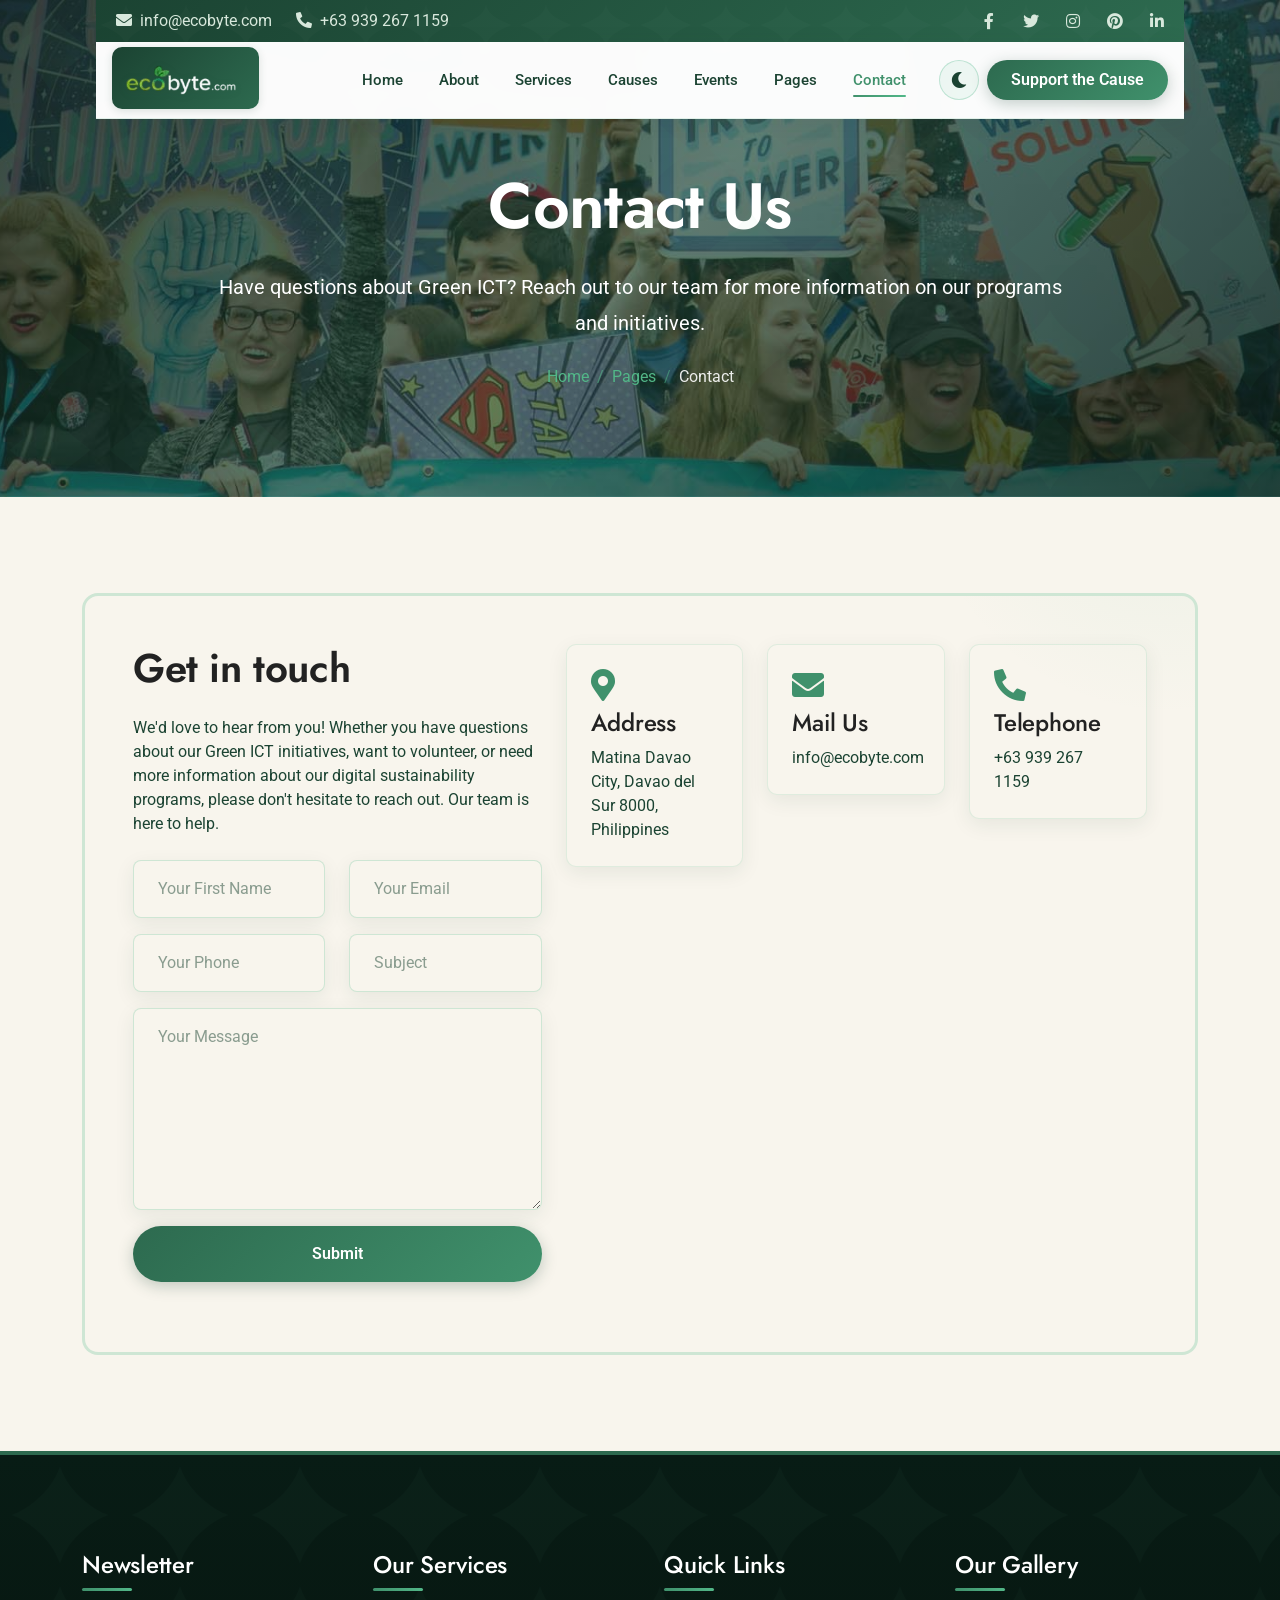
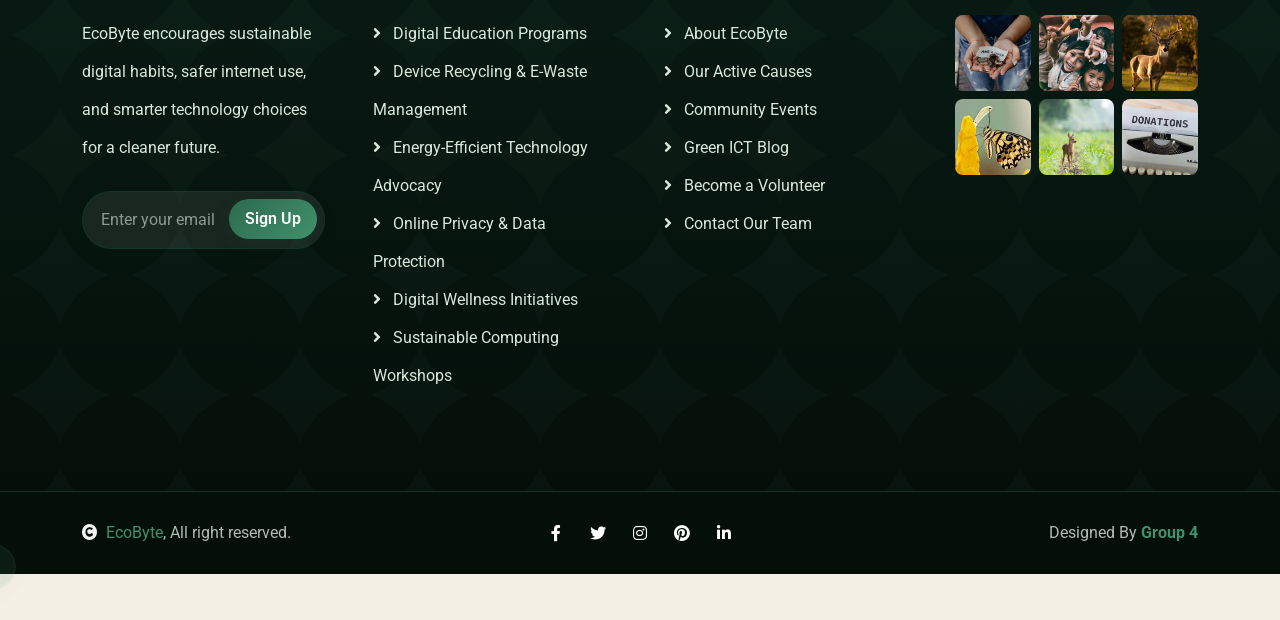
<file: contact.html>
<!DOCTYPE html>
<html lang="en">

    <head>
        <meta charset="utf-8">
        <title>EcoByte | Contact Green ICT Team &amp; Get Involved</title>
        <meta content="width=device-width, initial-scale=1.0" name="viewport">
        <meta content="contact EcoByte, Green ICT contact Davao, e-waste pickup request, book workshop Philippines, digital sustainability inquiry, Matina Davao address" name="keywords">
        <meta content="Contact EcoByte's Davao-based team for workshop bookings, e-waste pickup, volunteer questions, or partnership inquiries. We respond within 2 business days." name="description">
        <link rel="icon" id="favicon" href="img/ecobytevertical.png" type="image/png">
        <script>
            (function() {
                var savedTheme = localStorage.getItem('theme');
                var prefersDark = window.matchMedia && window.matchMedia('(prefers-color-scheme: dark)').matches;
                var theme = savedTheme || (prefersDark ? 'dark' : 'light');
                document.documentElement.setAttribute('data-theme', theme);
            })();
        </script>

        <!-- Google Web Fonts -->
        <link rel="preconnect" href="https://fonts.googleapis.com">
        <link rel="preconnect" href="https://fonts.gstatic.com" crossorigin>
        <link href="https://fonts.googleapis.com/css2?family=Jost:wght@500;600&family=Roboto&display=swap" rel="stylesheet"> 

        <!-- Icon Font Stylesheet -->
        <link rel="stylesheet" href="https://use.fontawesome.com/releases/v5.15.4/css/all.css"/>
        <link href="https://cdn.jsdelivr.net/npm/bootstrap-icons@1.4.1/font/bootstrap-icons.css" rel="stylesheet">

        <!-- Libraries Stylesheet -->
        <link href="lib/owlcarousel/assets/owl.carousel.min.css" rel="stylesheet">
        <link href="lib/lightbox/css/lightbox.min.css" rel="stylesheet">


        <!-- Customized Bootstrap Stylesheet -->
        <link href="css/bootstrap.min.css" rel="stylesheet">

        <!-- Template Stylesheet -->
        <link href="css/style.css" rel="stylesheet">
    </head>

    <body>

        <!-- Spinner Start -->
        <div id="spinner" class="show w-100 vh-100 bg-white position-fixed translate-middle top-50 start-50  d-flex align-items-center justify-content-center">
            <div class="spinner-grow text-primary" role="status"></div>
        </div>
        <!-- Spinner End -->


        <!-- Navbar start -->
        <div class="container-fluid fixed-top px-0">
            <div class="container px-0">
                <div class="topbar">
                    <div class="row align-items-center justify-content-center">
                        <div class="col-md-8">
                            <div class="topbar-info d-flex flex-wrap">
                                <a href="mailto:info@ecobyte.com" class="text-light me-4"><i class="fas fa-envelope text-white me-2"></i>info@ecobyte.com</a>
                                <a href="tel:+639392671159" class="text-light"><i class="fas fa-phone-alt text-white me-2"></i>+63 939 267 1159</a>
                            </div>
                        </div>
                        <div class="col-md-4">
                            <div class="topbar-icon d-flex align-items-center justify-content-end">
                                <a href="https://www.facebook.com/ethan.torrejas01/" target="_blank" rel="noopener noreferrer" class="btn-square text-white me-2"><i class="fab fa-facebook-f"></i></a>
                                <a href="https://x.com/ecobusinesscom" target="_blank" rel="noopener noreferrer" class="btn-square text-white me-2"><i class="fab fa-twitter"></i></a>
                                <a href="https://www.instagram.com/durianpy.dvo" target="_blank" rel="noopener noreferrer" class="btn-square text-white me-2"><i class="fab fa-instagram"></i></a>
                                <a href="https://id.pinterest.com/ecobyte_art/" target="_blank" rel="noopener noreferrer" class="btn-square text-white me-2"><i class="fab fa-pinterest"></i></a>
                                <a href="https://www.linkedin.com/in/ethantorrejas/" target="_blank" rel="noopener noreferrer" class="btn-square text-white me-0"><i class="fab fa-linkedin-in"></i></a>
                            </div>
                        </div>
                    </div>
                </div>
                <nav class="navbar navbar-light navbar-expand-xl">
                    <a href="index.html" class="navbar-brand ms-3">
                        <span class="navbar-brand-logo-wrapper">
                            <img src="img/ecobytehorizontal.png" alt="EcoByte Logo" class="img-fluid logo-img">
                        </span>
                    </a>
                    <button class="navbar-toggler py-2 px-3 me-3" type="button" data-bs-toggle="collapse" data-bs-target="#navbarCollapse">
                        <span class="fa fa-bars text-primary"></span>
                    </button>
                    <div class="collapse navbar-collapse" id="navbarCollapse">
                        <div class="navbar-nav ms-auto">
                            <a href="index.html" class="nav-item nav-link">Home</a>
                            <a href="about.html" class="nav-item nav-link">About</a>
                            <a href="service.html" class="nav-item nav-link">Services</a>
                            <a href="causes.html" class="nav-item nav-link">Causes</a>
                            <a href="events.html" class="nav-item nav-link">Events</a>
                            <div class="nav-item dropdown">
                                <a href="#" class="nav-link dropdown-toggle" data-bs-toggle="dropdown">Pages</a>
                                <div class="dropdown-menu m-0 bg-secondary rounded-0">
                                    <a href="blog.html" class="dropdown-item">Blog</a>
                                    <a href="gallery.html" class="dropdown-item">Gallery</a>
                                    <a href="volunteer.html" class="dropdown-item">Volunteers</a>
                                    <a href="donation.html" class="dropdown-item">Donation</a>
                                    <a href="404.html" class="dropdown-item">404 Error</a>
                                </div>
                            </div>
                            <a href="contact.html" class="nav-item nav-link active">Contact</a>
                        </div>
                        <div class="d-flex align-items-center flex-nowrap pt-xl-0" style="margin-left: 15px;">
                            <button class="theme-toggle-btn" type="button" onclick="toggleTheme()" aria-label="Toggle dark/light mode">
                                <i class="fas fa-moon"></i>
                                <i class="fas fa-sun"></i>
                            </button>
                            <a href="contact.html" class="btn-hover-bg btn btn-primary text-white py-2 px-4 me-3">Support the Cause</a>
                        </div>
                    </div>
                </nav>
            </div>
        </div>
        <!-- Navbar End -->

        <!-- Header Start -->
        <div class="container-fluid bg-breadcrumb">
            <div class="container text-center py-5" style="max-width: 900px;">
                <h3 class="text-white display-3 mb-4">Contact Us</h3>
                <p class="fs-5 text-white mb-4">Have questions about Green ICT? Reach out to our team for more information on our programs and initiatives.</p>
                <ol class="breadcrumb justify-content-center mb-0">
                    <li class="breadcrumb-item"><a href="index.html">Home</a></li>
                    <li class="breadcrumb-item"><a href="#">Pages</a></li>
                    <li class="breadcrumb-item active text-white">Contact</li>
                </ol>    
            </div>
        </div>
        <!-- Header End -->

        <!-- Contact Start -->
        <div class="container-fluid bg-light py-5">
            <div class="container py-5">
                <div class="contact p-5">
                    <div class="row g-4">
                        <div class="col-xl-5">
                            <h1 class="mb-4">Get in touch</h1>
                            <p class="mb-4">We'd love to hear from you! Whether you have questions about our Green ICT initiatives, want to volunteer, or need more information about our digital sustainability programs, please don't hesitate to reach out. Our team is here to help.</p>
                            <form>
                                <div class="row gx-4 gy-3">
                                    <div class="col-xl-6">
                                        <input type="text" class="form-control bg-white border-0 py-3 px-4" placeholder="Your First Name">
                                    </div>
                                    <div class="col-xl-6">
                                        <input type="email" class="form-control bg-white border-0 py-3 px-4" placeholder="Your Email">
                                    </div>
                                    <div class="col-xl-6">
                                        <input type="text" class="form-control bg-white border-0 py-3 px-4" placeholder="Your Phone">
                                    </div>
                                    <div class="col-xl-6">
                                        <input type="text" class="form-control bg-white border-0 py-3 px-4" placeholder="Subject">
                                    </div>
                                    <div class="col-12">
                                        <textarea class="form-control bg-white border-0 py-3 px-4" rows="7" cols="10" placeholder="Your Message"></textarea>
                                    </div>
                                    <div class="col-12">
                                        <button class="btn-hover-bg btn btn-primary w-100 py-3 px-5" type="submit">Submit</button>
                                    </div>
                                </div>
                            </form>
                        </div>
                        <div class="col-xl-7">
                            <div>
                                <div class="row g-4">
                                    <div class="col-lg-4">
                                        <div class="bg-white p-4">
                                            <i class="fas fa-map-marker-alt fa-2x text-primary mb-2"></i>
                                            <h4>Address</h4>
                                            <p class="mb-0">Matina Davao City, Davao del Sur 8000, Philippines</p>
                                        </div>
                                    </div>
                                    <div class="col-lg-4">
                                        <div class="bg-white p-4">
                                            <i class="fas fa-envelope fa-2x text-primary mb-2"></i>
                                            <h4>Mail Us</h4>
                                            <p class="mb-0">info@ecobyte.com</p>
                                        </div>
                                    </div>
                                    <div class="col-lg-4">
                                        <div class="bg-white p-4">
                                            <i class="fa fa-phone-alt fa-2x text-primary mb-2"></i>
                                            <h4>Telephone</h4>
                                            <p class="mb-0">+63 939 267 1159</p>
                                        </div>
                                    </div>
                                    <div class="col-lg-12">
                                        <iframe class="w-100" style="height: 412px; margin-bottom: -6px;" src="https://www.google.com/maps/embed?pb=!1m18!1m12!1m3!1d3959.189245683412!2d125.58976831477485!3d7.065289994904885!2m3!1f0!2f0!3f0!3m2!1i1024!2i768!4f13.1!3m3!1m2!1s0x32f90d96d8b2e7ef%3A0x6a22e4c3f3a8b5e0!2sMatina%2C%20Davao%20City%2C%20Davao%20del%20Sur%2C%20Philippines!5e0!3m2!1sen!2sph!4v1710000000000!5m2!1sen!2sph"
                                            loading="lazy" referrerpolicy="no-referrer-when-downgrade"></iframe>
                                    </div>
                                </div>
                            </div>
                        </div>
                    </div>
                </div>
            </div>
        </div>
        <!-- Contact End -->


        <!-- Footer Start -->
        <div class="container-fluid footer bg-dark text-body py-5">
            <div class="container py-5">
                <div class="row g-5">
                    <div class="col-md-6 col-lg-6 col-xl-3">
                        <div class="footer-item">
                            <h4 class="mb-4 text-white">Newsletter</h4>
                            <p class="mb-4">EcoByte encourages sustainable digital habits, safer internet use, and smarter technology choices for a cleaner future.</p>
                            <div class="position-relative mx-auto">
                                <input class="form-control border-0 bg-secondary w-100 py-3 ps-4 pe-5" type="text" placeholder="Enter your email">
                                <button type="button" class="btn-hover-bg btn btn-primary position-absolute top-0 end-0 py-2 mt-2 me-2">Sign Up</button>
                            </div>
                        </div>
                    </div>
                    <div class="col-md-6 col-lg-6 col-xl-3">
                        <div class="footer-item d-flex flex-column">
                            <h4 class="mb-4 text-white">Our Services</h4>
                            <a href="service.html"><i class="fas fa-angle-right me-2"></i> Digital Education Programs</a>
                            <a href="service.html"><i class="fas fa-angle-right me-2"></i> Device Recycling &amp; E-Waste Management</a>
                            <a href="service.html"><i class="fas fa-angle-right me-2"></i> Energy-Efficient Technology Advocacy</a>
                            <a href="service.html"><i class="fas fa-angle-right me-2"></i> Online Privacy &amp; Data Protection</a>
                            <a href="service.html"><i class="fas fa-angle-right me-2"></i> Digital Wellness Initiatives</a>
                            <a href="service.html"><i class="fas fa-angle-right me-2"></i> Sustainable Computing Workshops</a>
                        </div>
                    </div>
                    <div class="col-md-6 col-lg-6 col-xl-3">
                        <div class="footer-item d-flex flex-column">
                            <h4 class="mb-4 text-white">Quick Links</h4>
                            <a href="about.html"><i class="fas fa-angle-right me-2"></i> About EcoByte</a>
                            <a href="causes.html"><i class="fas fa-angle-right me-2"></i> Our Active Causes</a>
                            <a href="events.html"><i class="fas fa-angle-right me-2"></i> Community Events</a>
                            <a href="blog.html"><i class="fas fa-angle-right me-2"></i> Green ICT Blog</a>
                            <a href="volunteer.html"><i class="fas fa-angle-right me-2"></i> Become a Volunteer</a>
                            <a href="contact.html"><i class="fas fa-angle-right me-2"></i> Contact Our Team</a>
                        </div>
                    </div>
                    <div class="col-md-6 col-lg-6 col-xl-3">
                        <div class="footer-item">
                            <h4 class="mb-4 text-white">Our Gallery</h4>
                            <div class="row g-2">
                                <div class="col-4">
                                    <div class="footer-gallery">
                                        <img src="img/gallery-footer-1.jpg" class="img-fluid w-100" alt="">
                                        <div class="footer-search-icon">
                                            <a href="img/gallery-footer-1.jpg" data-lightbox="footerGallery-1" class="my-auto"><i class="fas fa-search-plus text-white"></i></a>
                                        </div>
                                    </div>
                               </div>
                               <div class="col-4">
                                    <div class="footer-gallery">
                                        <img src="img/gallery-footer-2.jpg" class="img-fluid w-100" alt="">
                                        <div class="footer-search-icon">
                                            <a href="img/gallery-footer-2.jpg" data-lightbox="footerGallery-2" class="my-auto"><i class="fas fa-search-plus text-white"></i></a>
                                        </div>
                                    </div>
                               </div>
                                <div class="col-4">
                                    <div class="footer-gallery">
                                        <img src="img/gallery-footer-3.jpg" class="img-fluid w-100" alt="">
                                        <div class="footer-search-icon">
                                            <a href="img/gallery-footer-3.jpg" data-lightbox="footerGallery-3" class="my-auto"><i class="fas fa-search-plus text-white"></i></a>
                                        </div>
                                    </div>
                               </div>
                                <div class="col-4">
                                    <div class="footer-gallery">
                                        <img src="img/gallery-footer-4.jpg" class="img-fluid w-100" alt="">
                                        <div class="footer-search-icon">
                                            <a href="img/gallery-footer-4.jpg" data-lightbox="footerGallery-4" class="my-auto"><i class="fas fa-search-plus text-white"></i></a>
                                        </div>
                                    </div>
                               </div>
                                <div class="col-4">
                                    <div class="footer-gallery">
                                        <img src="img/gallery-footer-5.jpg" class="img-fluid w-100" alt="">
                                        <div class="footer-search-icon">
                                            <a href="img/gallery-footer-5.jpg" data-lightbox="footerGallery-5" class="my-auto"><i class="fas fa-search-plus text-white"></i></a>
                                        </div>
                                    </div>
                               </div>
                               <div class="col-4">
									<div class="footer-gallery">
										<img src="img/gallery-footer-6.jpg" class="img-fluid w-100" alt="">
                                        <div class="footer-search-icon">
                                            <a href="img/gallery-footer-6.jpg" data-lightbox="footerGallery-6" class="my-auto"><i class="fas fa-search-plus text-white"></i></a>
                                        </div>
									</div>
								</div>
                            </div>
                        </div>
                    </div>
                </div>
            </div>
        </div>
        <!-- Footer End -->
        

        <!-- Copyright Start -->
        <div class="container-fluid copyright py-4">
            <div class="container">
                <div class="row g-4 align-items-center">
                    <div class="col-md-4 text-center text-md-start mb-md-0">
                         <span class="text-body"><a href="#"><i class="fas fa-copyright text-light me-2"></i><span class="text-primary">EcoByte</span></a>, All right reserved.</span>
                    </div>
                    <div class="col-md-4 text-center">
                        <div class="d-flex align-items-center justify-content-center">
                            <a href="https://www.facebook.com/ethan.torrejas01/" target="_blank" rel="noopener noreferrer" class="btn-hover-color btn-square text-white me-2"><i class="fab fa-facebook-f"></i></a>
                            <a href="https://x.com/ecobusinesscom" target="_blank" rel="noopener noreferrer" class="btn-hover-color btn-square text-white me-2"><i class="fab fa-twitter"></i></a>
                            <a href="https://www.instagram.com/durianpy.dvo" target="_blank" rel="noopener noreferrer" class="btn-hover-color btn-square text-white me-2"><i class="fab fa-instagram"></i></a>
                            <a href="https://id.pinterest.com/ecobyte_art/" target="_blank" rel="noopener noreferrer" class="btn-hover-color btn-square text-white me-2"><i class="fab fa-pinterest"></i></a>
                            <a href="https://www.linkedin.com/in/ethantorrejas/" target="_blank" rel="noopener noreferrer" class="btn-hover-color btn-square text-white me-0"><i class="fab fa-linkedin-in"></i></a>
                        </div>
                    </div>
                    <div class="col-md-4 text-center text-md-end text-body">
                         Designed By <span class="text-primary fw-bold">Group 4</span>
                    </div>
                </div>
            </div>
        </div>
        <!-- Copyright End -->


        <!-- Back to Top -->
        <a href="#" class="btn btn-primary btn-primary-outline-0 btn-md-square back-to-top"><i class="fa fa-arrow-up"></i></a>   

        
        <!-- JavaScript Libraries -->
        <script src="https://ajax.googleapis.com/ajax/libs/jquery/3.6.4/jquery.min.js"></script>
        <script src="https://cdn.jsdelivr.net/npm/bootstrap@5.0.0/dist/js/bootstrap.bundle.min.js"></script>
        <script src="lib/easing/easing.min.js"></script>
        <script src="lib/waypoints/waypoints.min.js"></script>
        <script src="lib/counterup/counterup.min.js"></script>
        <script src="lib/owlcarousel/owl.carousel.min.js"></script>
        <script src="lib/lightbox/js/lightbox.min.js"></script>
        

        <!-- Template Javascript -->
        <script src="js/main.js"></script>

    </body>

</html>
</file>
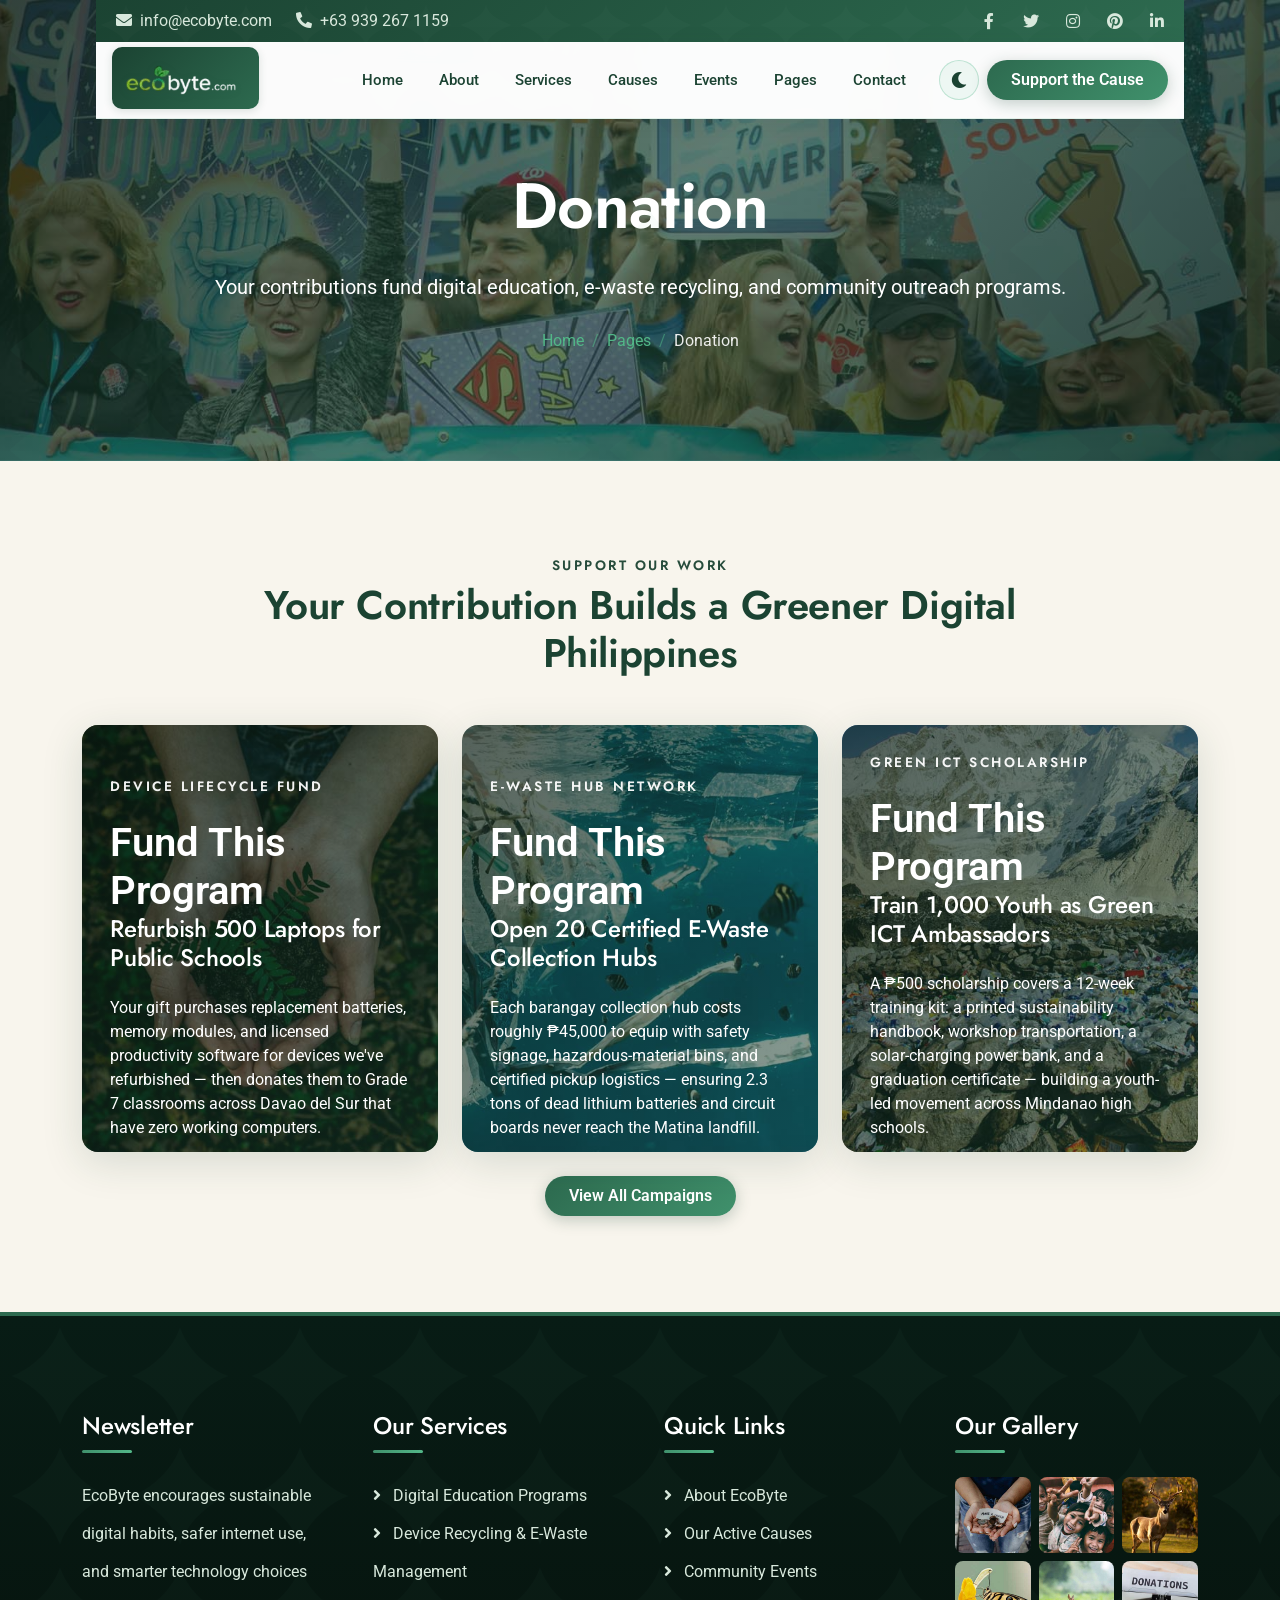
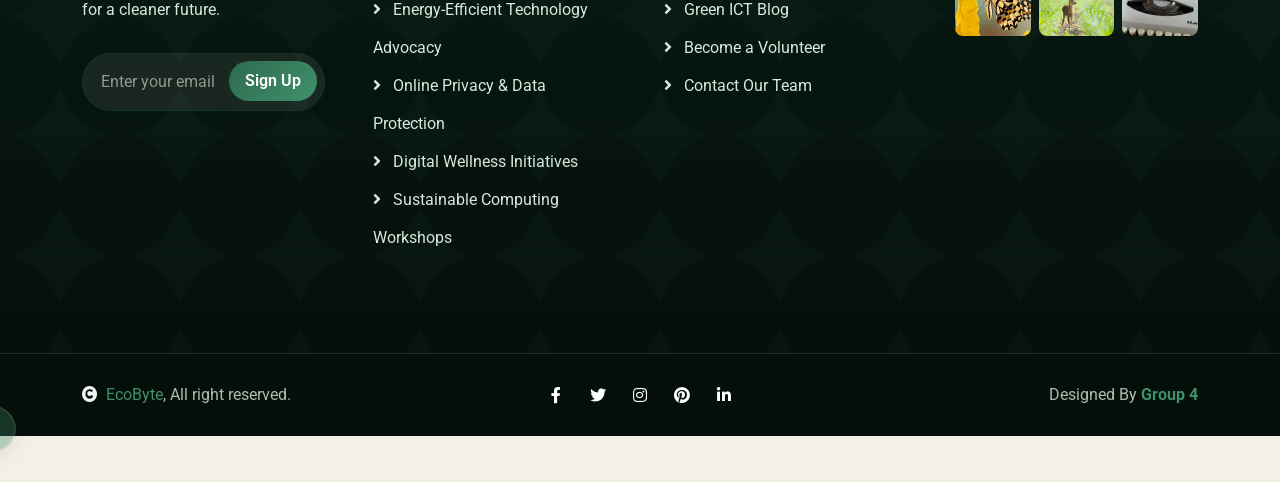
<file: donation.html>
<!DOCTYPE html>
<html lang="en">

    <head>
        <meta charset="utf-8">
        <title>EcoByte | Donate — Fund Green ICT &amp; E-Waste Programs</title>
        <meta content="width=device-width, initial-scale=1.0" name="viewport">
        <meta content="donate to EcoByte, Green ICT donation Philippines, fund e-waste recycling, donate digital literacy, support green tech, Davao environmental charity" name="keywords">
        <meta content="Donate to EcoByte and fund device refurbishment, e-waste collection hubs, Green ICT scholarships, and data privacy awareness campaigns for Filipino communities." name="description">
        <link rel="icon" id="favicon" href="img/ecobytevertical.png" type="image/png">
        <script>
            (function() {
                var savedTheme = localStorage.getItem('theme');
                var prefersDark = window.matchMedia && window.matchMedia('(prefers-color-scheme: dark)').matches;
                var theme = savedTheme || (prefersDark ? 'dark' : 'light');
                document.documentElement.setAttribute('data-theme', theme);
            })();
        </script>

        <!-- Google Web Fonts -->
        <link rel="preconnect" href="https://fonts.googleapis.com">
        <link rel="preconnect" href="https://fonts.gstatic.com" crossorigin>
        <link href="https://fonts.googleapis.com/css2?family=Jost:wght@500;600&family=Roboto&display=swap" rel="stylesheet"> 

        <!-- Icon Font Stylesheet -->
        <link rel="stylesheet" href="https://use.fontawesome.com/releases/v5.15.4/css/all.css"/>
        <link href="https://cdn.jsdelivr.net/npm/bootstrap-icons@1.4.1/font/bootstrap-icons.css" rel="stylesheet">

        <!-- Libraries Stylesheet -->
        <link href="lib/owlcarousel/assets/owl.carousel.min.css" rel="stylesheet">
        <link href="lib/lightbox/css/lightbox.min.css" rel="stylesheet">


        <!-- Customized Bootstrap Stylesheet -->
        <link href="css/bootstrap.min.css" rel="stylesheet">

        <!-- Template Stylesheet -->
        <link href="css/style.css" rel="stylesheet">
    </head>

    <body>

        <!-- Spinner Start -->
        <div id="spinner" class="show w-100 vh-100 bg-white position-fixed translate-middle top-50 start-50  d-flex align-items-center justify-content-center">
            <div class="spinner-grow text-primary" role="status"></div>
        </div>
        <!-- Spinner End -->


        <!-- Navbar start -->
        <div class="container-fluid fixed-top px-0">
            <div class="container px-0">
                <div class="topbar">
                    <div class="row align-items-center justify-content-center">
                        <div class="col-md-8">
                            <div class="topbar-info d-flex flex-wrap">
                                <a href="mailto:info@ecobyte.com" class="text-light me-4"><i class="fas fa-envelope text-white me-2"></i>info@ecobyte.com</a>
                                <a href="tel:+639392671159" class="text-light"><i class="fas fa-phone-alt text-white me-2"></i>+63 939 267 1159</a>
                            </div>
                        </div>
                        <div class="col-md-4">
                            <div class="topbar-icon d-flex align-items-center justify-content-end">
                                <a href="https://www.facebook.com/ethan.torrejas01/" target="_blank" rel="noopener noreferrer" class="btn-square text-white me-2"><i class="fab fa-facebook-f"></i></a>
                                <a href="https://x.com/ecobusinesscom" target="_blank" rel="noopener noreferrer" class="btn-square text-white me-2"><i class="fab fa-twitter"></i></a>
                                <a href="https://www.instagram.com/durianpy.dvo" target="_blank" rel="noopener noreferrer" class="btn-square text-white me-2"><i class="fab fa-instagram"></i></a>
                                <a href="https://id.pinterest.com/ecobyte_art/" target="_blank" rel="noopener noreferrer" class="btn-square text-white me-2"><i class="fab fa-pinterest"></i></a>
                                <a href="https://www.linkedin.com/in/ethantorrejas/" target="_blank" rel="noopener noreferrer" class="btn-square text-white me-0"><i class="fab fa-linkedin-in"></i></a>
                            </div>
                        </div>
                    </div>
                </div>
                <nav class="navbar navbar-light navbar-expand-xl">
                    <a href="index.html" class="navbar-brand ms-3">
                        <span class="navbar-brand-logo-wrapper">
                            <img src="img/ecobytehorizontal.png" alt="EcoByte Logo" class="img-fluid logo-img">
                        </span>
                    </a>
                    <button class="navbar-toggler py-2 px-3 me-3" type="button" data-bs-toggle="collapse" data-bs-target="#navbarCollapse">
                        <span class="fa fa-bars text-primary"></span>
                    </button>
                    <div class="collapse navbar-collapse" id="navbarCollapse">
                        <div class="navbar-nav ms-auto">
                            <a href="index.html" class="nav-item nav-link">Home</a>
                            <a href="about.html" class="nav-item nav-link">About</a>
                            <a href="service.html" class="nav-item nav-link">Services</a>
                            <a href="causes.html" class="nav-item nav-link">Causes</a>
                            <a href="events.html" class="nav-item nav-link">Events</a>
                            <div class="nav-item dropdown">
                                <a href="#" class="nav-link dropdown-toggle" data-bs-toggle="dropdown">Pages</a>
                                <div class="dropdown-menu m-0 bg-secondary rounded-0">
                                    <a href="blog.html" class="dropdown-item">Blog</a>
                                    <a href="gallery.html" class="dropdown-item">Gallery</a>
                                    <a href="volunteer.html" class="dropdown-item">Volunteers</a>
                                    <a href="donation.html" class="dropdown-item active">Donation</a>
                                    <a href="404.html" class="dropdown-item">404 Error</a>
                                </div>
                            </div>
                            <a href="contact.html" class="nav-item nav-link">Contact</a>
                        </div>
                        <div class="d-flex align-items-center flex-nowrap pt-xl-0" style="margin-left: 15px;">
                            <button class="theme-toggle-btn" type="button" onclick="toggleTheme()" aria-label="Toggle dark/light mode">
                                <i class="fas fa-moon"></i>
                                <i class="fas fa-sun"></i>
                            </button>
                            <a href="contact.html" class="btn-hover-bg btn btn-primary text-white py-2 px-4 me-3">Support the Cause</a>
                        </div>
                    </div>
                </nav>
            </div>
        </div>
        <!-- Navbar End -->

        <!-- Header Start -->
        <div class="container-fluid bg-breadcrumb">
            <div class="container text-center py-5" style="max-width: 900px;">
                <h3 class="text-white display-3 mb-4">Donation</h3>
                <p class="fs-5 text-white mb-4">Your contributions fund digital education, e-waste recycling, and community outreach programs.</p>
                <ol class="breadcrumb justify-content-center mb-0">
                    <li class="breadcrumb-item"><a href="index.html">Home</a></li>
                    <li class="breadcrumb-item"><a href="#">Pages</a></li>
                    <li class="breadcrumb-item active text-white">Donation</li>
                </ol>    
            </div>
        </div>
        <!-- Header End -->

        <!-- Donation Start -->
        <div class="container-fluid donation py-5">
            <div class="container py-5">
                <div class="text-center mx-auto pb-5" style="max-width: 800px;">
                    <h5 class="text-uppercase text-primary">Support Our Work</h5>
                    <h1 class="mb-0">Your Contribution Builds a Greener Digital Philippines</h1>
                </div>
                <div class="row g-4">
                    <div class="col-lg-4">
                        <div class="donation-item">
                            <img src="img/donation-1.jpg" class="img-fluid w-100" alt="Device Refurbishment and Lifecycle Program">
                            <div class="donation-content d-flex flex-column">
                                <h5 class="text-uppercase text-primary mb-4">Device Lifecycle Fund</h5>
                                <a href="donation.html" class="btn-hover-color display-6 text-white">Fund This Program</a>
                                <h4 class="text-white mb-4">Refurbish 500 Laptops for Public Schools</h4>
                                <p class="text-white mb-4">Your gift purchases replacement batteries, memory modules, and licensed productivity software for devices we've refurbished — then donates them to Grade 7 classrooms across Davao del Sur that have zero working computers.</p>
                                <div class="donation-btn d-flex align-items-center justify-content-start">
                                    <a class="btn-hover-bg btn btn-primary text-white py-2 px-4" href="contact.html">Donate Now</a>
                                </div>
                            </div>
                        </div>
                    </div>
                    <div class="col-lg-4">
                        <div class="donation-item">
                            <img src="img/service-2.jpg" class="img-fluid w-100" alt="Community E-Waste Hub">
                            <div class="donation-content d-flex flex-column">
                                <h5 class="text-uppercase text-primary mb-4">E-Waste Hub Network</h5>
                                <a href="donation.html" class="btn-hover-color display-6 text-white">Fund This Program</a>
                                <h4 class="text-white mb-4">Open 20 Certified E-Waste Collection Hubs</h4>
                                <p class="text-white mb-4">Each barangay collection hub costs roughly ₱45,000 to equip with safety signage, hazardous-material bins, and certified pickup logistics — ensuring 2.3 tons of dead lithium batteries and circuit boards never reach the Matina landfill.</p>
                                <div class="donation-btn d-flex align-items-center justify-content-start">
                                    <a class="btn-hover-bg btn btn-primary text-white py-2 px-4" href="contact.html">Donate Now</a>
                                </div>
                            </div>
                        </div>
                    </div>
                    <div class="col-lg-4">
                        <div class="donation-item">
                            <img src="img/donation-3.jpg" class="img-fluid w-100" alt="Youth Digital Education Program">
                            <div class="donation-content d-flex flex-column">
                                <h5 class="text-uppercase text-primary mb-4">Green ICT Scholarship</h5>
                                <a href="donation.html" class="btn-hover-color display-6 text-white">Fund This Program</a>
                                <h4 class="text-white mb-4">Train 1,000 Youth as Green ICT Ambassadors</h4>
                                <p class="text-white mb-4">A ₱500 scholarship covers a 12-week training kit: a printed sustainability handbook, workshop transportation, a solar-charging power bank, and a graduation certificate — building a youth-led movement across Mindanao high schools.</p>
                                <div class="donation-btn d-flex align-items-center justify-content-start">
                                    <a class="btn-hover-bg btn btn-primary text-white py-2 px-4" href="contact.html">Donate Now</a>
                                </div>
                            </div>
                        </div>
                    </div>
                    <div class="col-12">
                        <div class="d-flex align-items-center justify-content-center">
                            <a class="btn-hover-bg btn btn-primary text-white py-2 px-4" href="causes.html">View All Campaigns</a>
                        </div>
                    </div>
                </div>
            </div>
        </div>
        <!-- Donation End -->


        <!-- Footer Start -->
        <div class="container-fluid footer bg-dark text-body py-5">
            <div class="container py-5">
                <div class="row g-5">
                    <div class="col-md-6 col-lg-6 col-xl-3">
                        <div class="footer-item">
                            <h4 class="mb-4 text-white">Newsletter</h4>
                            <p class="mb-4">EcoByte encourages sustainable digital habits, safer internet use, and smarter technology choices for a cleaner future.</p>
                            <div class="position-relative mx-auto">
                                <input class="form-control border-0 bg-secondary w-100 py-3 ps-4 pe-5" type="text" placeholder="Enter your email">
                                <button type="button" class="btn-hover-bg btn btn-primary position-absolute top-0 end-0 py-2 mt-2 me-2">Sign Up</button>
                            </div>
                        </div>
                    </div>
                    <div class="col-md-6 col-lg-6 col-xl-3">
                        <div class="footer-item d-flex flex-column">
                            <h4 class="mb-4 text-white">Our Services</h4>
                            <a href="service.html"><i class="fas fa-angle-right me-2"></i> Digital Education Programs</a>
                            <a href="service.html"><i class="fas fa-angle-right me-2"></i> Device Recycling &amp; E-Waste Management</a>
                            <a href="service.html"><i class="fas fa-angle-right me-2"></i> Energy-Efficient Technology Advocacy</a>
                            <a href="service.html"><i class="fas fa-angle-right me-2"></i> Online Privacy &amp; Data Protection</a>
                            <a href="service.html"><i class="fas fa-angle-right me-2"></i> Digital Wellness Initiatives</a>
                            <a href="service.html"><i class="fas fa-angle-right me-2"></i> Sustainable Computing Workshops</a>
                        </div>
                    </div>
                    <div class="col-md-6 col-lg-6 col-xl-3">
                        <div class="footer-item d-flex flex-column">
                            <h4 class="mb-4 text-white">Quick Links</h4>
                            <a href="about.html"><i class="fas fa-angle-right me-2"></i> About EcoByte</a>
                            <a href="causes.html"><i class="fas fa-angle-right me-2"></i> Our Active Causes</a>
                            <a href="events.html"><i class="fas fa-angle-right me-2"></i> Community Events</a>
                            <a href="blog.html"><i class="fas fa-angle-right me-2"></i> Green ICT Blog</a>
                            <a href="volunteer.html"><i class="fas fa-angle-right me-2"></i> Become a Volunteer</a>
                            <a href="contact.html"><i class="fas fa-angle-right me-2"></i> Contact Our Team</a>
                        </div>
                    </div>
                    <div class="col-md-6 col-lg-6 col-xl-3">
                        <div class="footer-item">
                            <h4 class="mb-4 text-white">Our Gallery</h4>
                            <div class="row g-2">
                                <div class="col-4">
                                    <div class="footer-gallery">
                                        <img src="img/gallery-footer-1.jpg" class="img-fluid w-100" alt="">
                                        <div class="footer-search-icon">
                                            <a href="img/gallery-footer-1.jpg" data-lightbox="footerGallery-1" class="my-auto"><i class="fas fa-search-plus text-white"></i></a>
                                        </div>
                                    </div>
                               </div>
                               <div class="col-4">
                                    <div class="footer-gallery">
                                        <img src="img/gallery-footer-2.jpg" class="img-fluid w-100" alt="">
                                        <div class="footer-search-icon">
                                            <a href="img/gallery-footer-2.jpg" data-lightbox="footerGallery-2" class="my-auto"><i class="fas fa-search-plus text-white"></i></a>
                                        </div>
                                    </div>
                               </div>
                                <div class="col-4">
                                    <div class="footer-gallery">
                                        <img src="img/gallery-footer-3.jpg" class="img-fluid w-100" alt="">
                                        <div class="footer-search-icon">
                                            <a href="img/gallery-footer-3.jpg" data-lightbox="footerGallery-3" class="my-auto"><i class="fas fa-search-plus text-white"></i></a>
                                        </div>
                                    </div>
                               </div>
                                <div class="col-4">
                                    <div class="footer-gallery">
                                        <img src="img/gallery-footer-4.jpg" class="img-fluid w-100" alt="">
                                        <div class="footer-search-icon">
                                            <a href="img/gallery-footer-4.jpg" data-lightbox="footerGallery-4" class="my-auto"><i class="fas fa-search-plus text-white"></i></a>
                                        </div>
                                    </div>
                               </div>
                                <div class="col-4">
                                    <div class="footer-gallery">
                                        <img src="img/gallery-footer-5.jpg" class="img-fluid w-100" alt="">
                                        <div class="footer-search-icon">
                                            <a href="img/gallery-footer-5.jpg" data-lightbox="footerGallery-5" class="my-auto"><i class="fas fa-search-plus text-white"></i></a>
                                        </div>
                                    </div>
                               </div>
                               <div class="col-4">
									<div class="footer-gallery">
										<img src="img/gallery-footer-6.jpg" class="img-fluid w-100" alt="">
                                        <div class="footer-search-icon">
                                            <a href="img/gallery-footer-6.jpg" data-lightbox="footerGallery-6" class="my-auto"><i class="fas fa-search-plus text-white"></i></a>
                                        </div>
									</div>
								</div>
                            </div>
                        </div>
                    </div>
                </div>
            </div>
        </div>
        <!-- Footer End -->
        

        <!-- Copyright Start -->
        <div class="container-fluid copyright py-4">
            <div class="container">
                <div class="row g-4 align-items-center">
                    <div class="col-md-4 text-center text-md-start mb-md-0">
                         <span class="text-body"><a href="#"><i class="fas fa-copyright text-light me-2"></i><span class="text-primary">EcoByte</span></a>, All right reserved.</span>
                    </div>
                    <div class="col-md-4 text-center">
                        <div class="d-flex align-items-center justify-content-center">
                            <a href="https://www.facebook.com/ethan.torrejas01/" target="_blank" rel="noopener noreferrer" class="btn-hover-color btn-square text-white me-2"><i class="fab fa-facebook-f"></i></a>
                            <a href="https://x.com/ecobusinesscom" target="_blank" rel="noopener noreferrer" class="btn-hover-color btn-square text-white me-2"><i class="fab fa-twitter"></i></a>
                            <a href="https://www.instagram.com/durianpy.dvo" target="_blank" rel="noopener noreferrer" class="btn-hover-color btn-square text-white me-2"><i class="fab fa-instagram"></i></a>
                            <a href="https://id.pinterest.com/ecobyte_art/" target="_blank" rel="noopener noreferrer" class="btn-hover-color btn-square text-white me-2"><i class="fab fa-pinterest"></i></a>
                            <a href="https://www.linkedin.com/in/ethantorrejas/" target="_blank" rel="noopener noreferrer" class="btn-hover-color btn-square text-white me-0"><i class="fab fa-linkedin-in"></i></a>
                        </div>
                    </div>
                    <div class="col-md-4 text-center text-md-end text-body">
                         Designed By <span class="text-primary fw-bold">Group 4</span>
                    </div>
                </div>
            </div>
        </div>
        <!-- Copyright End -->


        <!-- Back to Top -->
        <a href="#" class="btn btn-primary btn-primary-outline-0 btn-md-square back-to-top"><i class="fa fa-arrow-up"></i></a>   

        
        <!-- JavaScript Libraries -->
        <script src="https://ajax.googleapis.com/ajax/libs/jquery/3.6.4/jquery.min.js"></script>
        <script src="https://cdn.jsdelivr.net/npm/bootstrap@5.0.0/dist/js/bootstrap.bundle.min.js"></script>
        <script src="lib/easing/easing.min.js"></script>
        <script src="lib/waypoints/waypoints.min.js"></script>
        <script src="lib/counterup/counterup.min.js"></script>
        <script src="lib/owlcarousel/owl.carousel.min.js"></script>
        <script src="lib/lightbox/js/lightbox.min.js"></script>
        

        <!-- Template Javascript -->
        <script src="js/main.js"></script>

    </body>

</html>
</file>
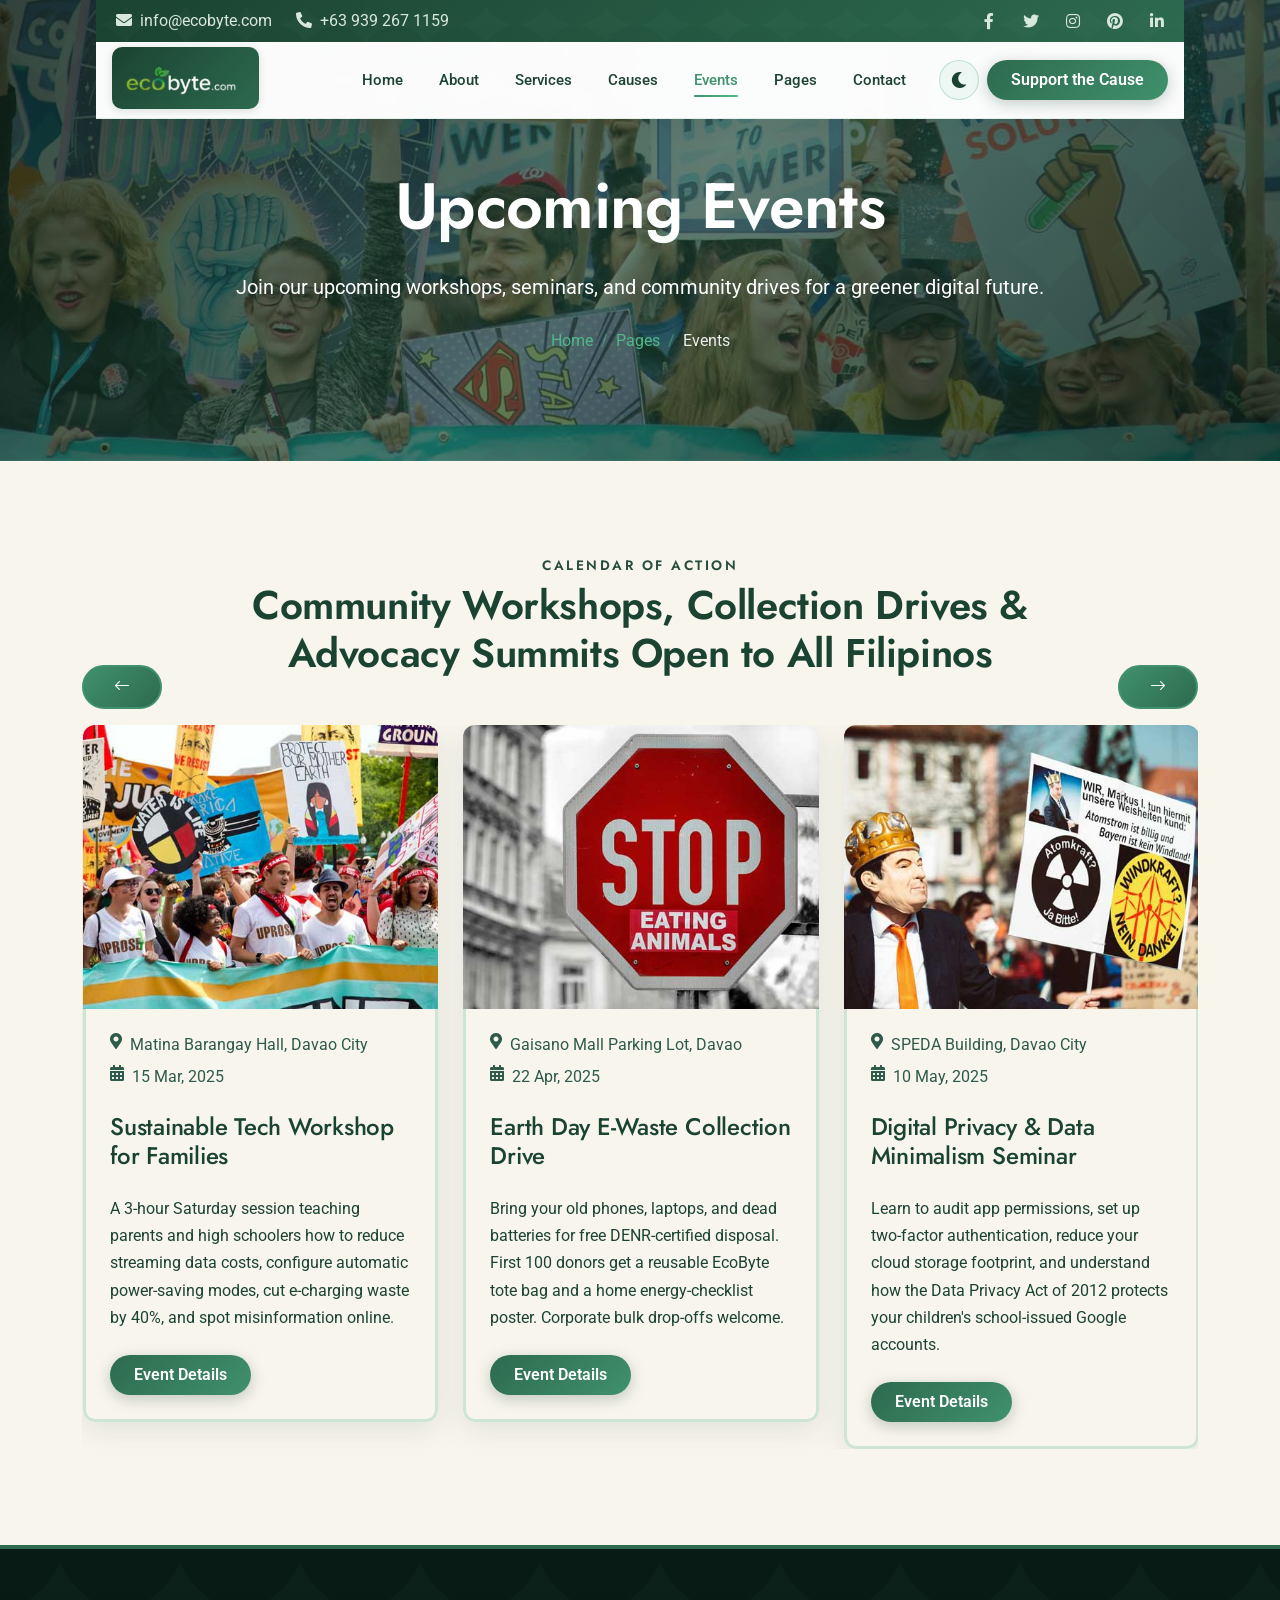
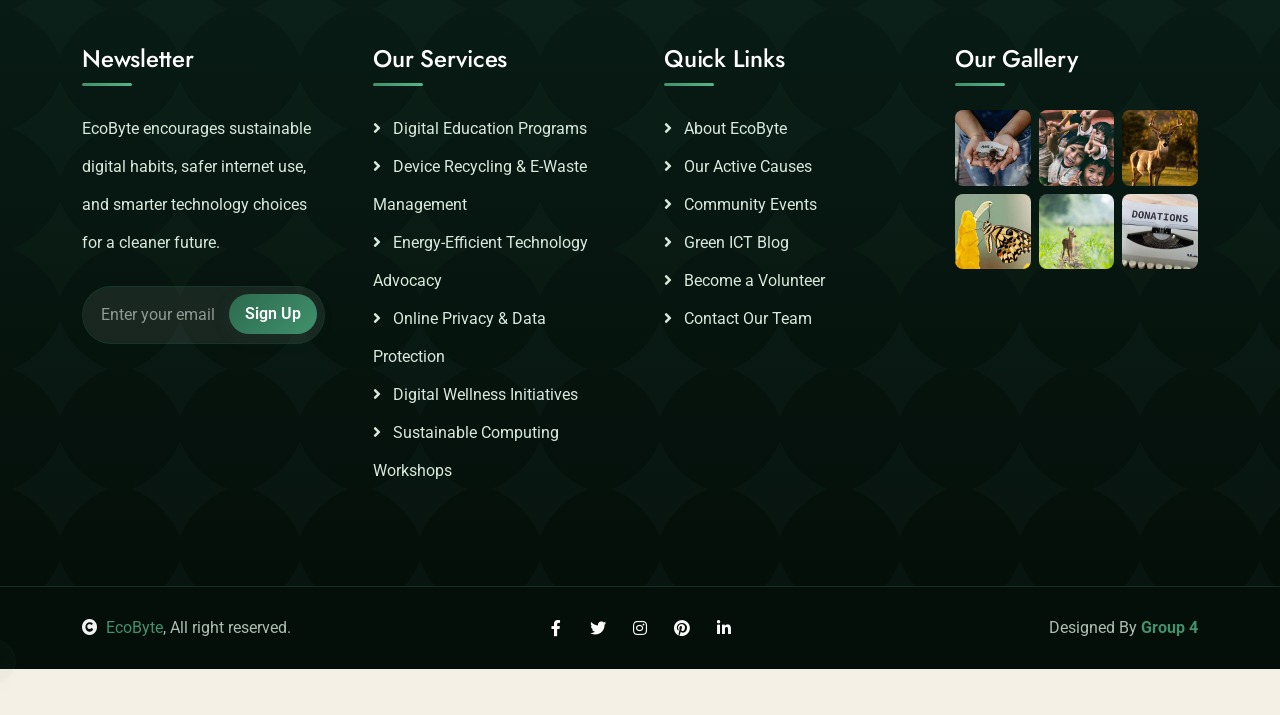
<file: events.html>
<!DOCTYPE html>
<html lang="en">

    <head>
        <meta charset="utf-8">
        <title>EcoByte | Green ICT Events, Workshops &amp; Community Drives</title>
        <meta content="width=device-width, initial-scale=1.0" name="viewport">
        <meta content="EcoByte events, Green ICT workshop Davao, e-waste collection drive, digital privacy seminar, youth tech conference, Philippines sustainability events" name="keywords">
        <meta content="Join EcoByte community events: sustainable tech workshops, Earth Day e-waste drives, privacy seminars, and youth Green ICT leadership conferences across Davao and Mindanao." name="description">
        <link rel="icon" id="favicon" href="img/ecobytevertical.png" type="image/png">
        <script>
            (function() {
                var savedTheme = localStorage.getItem('theme');
                var prefersDark = window.matchMedia && window.matchMedia('(prefers-color-scheme: dark)').matches;
                var theme = savedTheme || (prefersDark ? 'dark' : 'light');
                document.documentElement.setAttribute('data-theme', theme);
            })();
        </script>

        <!-- Google Web Fonts -->
        <link rel="preconnect" href="https://fonts.googleapis.com">
        <link rel="preconnect" href="https://fonts.gstatic.com" crossorigin>
        <link href="https://fonts.googleapis.com/css2?family=Jost:wght@500;600&family=Roboto&display=swap" rel="stylesheet"> 

        <!-- Icon Font Stylesheet -->
        <link rel="stylesheet" href="https://use.fontawesome.com/releases/v5.15.4/css/all.css"/>
        <link href="https://cdn.jsdelivr.net/npm/bootstrap-icons@1.4.1/font/bootstrap-icons.css" rel="stylesheet">

        <!-- Libraries Stylesheet -->
        <link href="lib/owlcarousel/assets/owl.carousel.min.css" rel="stylesheet">
        <link href="lib/lightbox/css/lightbox.min.css" rel="stylesheet">


        <!-- Customized Bootstrap Stylesheet -->
        <link href="css/bootstrap.min.css" rel="stylesheet">

        <!-- Template Stylesheet -->
        <link href="css/style.css" rel="stylesheet">
    </head>

    <body>

        <!-- Spinner Start -->
        <div id="spinner" class="show w-100 vh-100 bg-white position-fixed translate-middle top-50 start-50  d-flex align-items-center justify-content-center">
            <div class="spinner-grow text-primary" role="status"></div>
        </div>
        <!-- Spinner End -->


        <!-- Navbar start -->
        <div class="container-fluid fixed-top px-0">
            <div class="container px-0">
                <div class="topbar">
                    <div class="row align-items-center justify-content-center">
                        <div class="col-md-8">
                            <div class="topbar-info d-flex flex-wrap">
                                <a href="mailto:info@ecobyte.com" class="text-light me-4"><i class="fas fa-envelope text-white me-2"></i>info@ecobyte.com</a>
                                <a href="tel:+639392671159" class="text-light"><i class="fas fa-phone-alt text-white me-2"></i>+63 939 267 1159</a>
                            </div>
                        </div>
                        <div class="col-md-4">
                            <div class="topbar-icon d-flex align-items-center justify-content-end">
                                <a href="https://www.facebook.com/ethan.torrejas01/" target="_blank" rel="noopener noreferrer" class="btn-square text-white me-2"><i class="fab fa-facebook-f"></i></a>
                                <a href="https://x.com/ecobusinesscom" target="_blank" rel="noopener noreferrer" class="btn-square text-white me-2"><i class="fab fa-twitter"></i></a>
                                <a href="https://www.instagram.com/durianpy.dvo" target="_blank" rel="noopener noreferrer" class="btn-square text-white me-2"><i class="fab fa-instagram"></i></a>
                                <a href="https://id.pinterest.com/ecobyte_art/" target="_blank" rel="noopener noreferrer" class="btn-square text-white me-2"><i class="fab fa-pinterest"></i></a>
                                <a href="https://www.linkedin.com/in/ethantorrejas/" target="_blank" rel="noopener noreferrer" class="btn-square text-white me-0"><i class="fab fa-linkedin-in"></i></a>
                            </div>
                        </div>
                    </div>
                </div>
                <nav class="navbar navbar-light navbar-expand-xl">
                    <a href="index.html" class="navbar-brand ms-3">
                        <span class="navbar-brand-logo-wrapper">
                            <img src="img/ecobytehorizontal.png" alt="EcoByte Logo" class="img-fluid logo-img">
                        </span>
                    </a>
                    <button class="navbar-toggler py-2 px-3 me-3" type="button" data-bs-toggle="collapse" data-bs-target="#navbarCollapse">
                        <span class="fa fa-bars text-primary"></span>
                    </button>
                    <div class="collapse navbar-collapse" id="navbarCollapse">
                        <div class="navbar-nav ms-auto">
                            <a href="index.html" class="nav-item nav-link">Home</a>
                            <a href="about.html" class="nav-item nav-link">About</a>
                            <a href="service.html" class="nav-item nav-link">Services</a>
                            <a href="causes.html" class="nav-item nav-link">Causes</a>
                            <a href="events.html" class="nav-item nav-link active">Events</a>
                            <div class="nav-item dropdown">
                                <a href="#" class="nav-link dropdown-toggle" data-bs-toggle="dropdown">Pages</a>
                                <div class="dropdown-menu m-0 bg-secondary rounded-0">
                                    <a href="blog.html" class="dropdown-item">Blog</a>
                                    <a href="gallery.html" class="dropdown-item">Gallery</a>
                                    <a href="volunteer.html" class="dropdown-item">Volunteers</a>
                                    <a href="donation.html" class="dropdown-item">Donation</a>
                                    <a href="404.html" class="dropdown-item">404 Error</a>
                                </div>
                            </div>
                            <a href="contact.html" class="nav-item nav-link">Contact</a>
                        </div>
                        <div class="d-flex align-items-center flex-nowrap pt-xl-0" style="margin-left: 15px;">
                            <button class="theme-toggle-btn" type="button" onclick="toggleTheme()" aria-label="Toggle dark/light mode">
                                <i class="fas fa-moon"></i>
                                <i class="fas fa-sun"></i>
                            </button>
                            <a href="contact.html" class="btn-hover-bg btn btn-primary text-white py-2 px-4 me-3">Support the Cause</a>
                        </div>
                    </div>
                </nav>
            </div>
        </div>
        <!-- Navbar End -->

        <!-- Header Start -->
        <div class="container-fluid bg-breadcrumb">
            <div class="container text-center py-5" style="max-width: 900px;">
                <h3 class="text-white display-3 mb-4">Upcoming Events</h3>
                <p class="fs-5 text-white mb-4">Join our upcoming workshops, seminars, and community drives for a greener digital future.</p>
                <ol class="breadcrumb justify-content-center mb-0">
                    <li class="breadcrumb-item"><a href="index.html">Home</a></li>
                    <li class="breadcrumb-item"><a href="#">Pages</a></li>
                    <li class="breadcrumb-item active text-white">Events</li>
                </ol>    
            </div>
        </div>
        <!-- Header End -->

        <!-- Events Start -->
        <div class="container-fluid event py-5">
            <div class="container py-5">
                <div class="text-center mx-auto mb-5" style="max-width: 800px;">
                    <h5 class="text-uppercase text-primary">Calendar of Action</h5>
                    <h1 class="mb-0">Community Workshops, Collection Drives &amp; Advocacy Summits Open to All Filipinos</h1>
                </div>
                <div class="event-carousel owl-carousel">
                    <div class="event-item">
                        <img src="img/events-1.jpg" class="img-fluid w-100" alt="Sustainable Tech Workshop">
                        <div class="event-content p-4">
                            <div class="d-flex justify-content-between mb-4">
                                <span class="text-body"><i class="fas fa-map-marker-alt me-2"></i>Matina Barangay Hall, Davao City</span>
                                <span class="text-body"><i class="fas fa-calendar-alt me-2"></i>15 Mar, 2025</span>
                            </div>
                            <h4 class="mb-4">Sustainable Tech Workshop for Families</h4>
                            <p class="mb-4">A 3-hour Saturday session teaching parents and high schoolers how to reduce streaming data costs, configure automatic power-saving modes, cut e-charging waste by 40%, and spot misinformation online.</p>
                            <a class="btn-hover-bg btn btn-primary text-white py-2 px-4" href="contact.html">Event Details</a>
                        </div>
                    </div>
                    <div class="event-item">
                        <img src="img/events-2.jpg" class="img-fluid w-100" alt="E-Waste Recycling Drive">
                        <div class="event-content p-4">
                            <div class="d-flex justify-content-between mb-4">
                                <span class="text-body"><i class="fas fa-map-marker-alt me-2"></i>Gaisano Mall Parking Lot, Davao</span>
                                <span class="text-body"><i class="fas fa-calendar-alt me-2"></i>22 Apr, 2025</span>
                            </div>
                            <h4 class="mb-4">Earth Day E-Waste Collection Drive</h4>
                            <p class="mb-4">Bring your old phones, laptops, and dead batteries for free DENR-certified disposal. First 100 donors get a reusable EcoByte tote bag and a home energy-checklist poster. Corporate bulk drop-offs welcome.</p>
                            <a class="btn-hover-bg btn btn-primary text-white py-2 px-4" href="contact.html">Event Details</a>
                        </div>
                    </div>
                    <div class="event-item">
                        <img src="img/events-3.jpg" class="img-fluid w-100" alt="Digital Privacy Seminar">
                        <div class="event-content p-4">
                            <div class="d-flex justify-content-between mb-4">
                                <span class="text-body"><i class="fas fa-map-marker-alt me-2"></i>SPEDA Building, Davao City</span>
                                <span class="text-body"><i class="fas fa-calendar-alt me-2"></i>10 May, 2025</span>
                            </div>
                            <h4 class="mb-4">Digital Privacy &amp; Data Minimalism Seminar</h4>
                            <p class="mb-4">Learn to audit app permissions, set up two-factor authentication, reduce your cloud storage footprint, and understand how the Data Privacy Act of 2012 protects your children's school-issued Google accounts.</p>
                            <a class="btn-hover-bg btn btn-primary text-white py-2 px-4" href="contact.html">Event Details</a>
                        </div>
                    </div>
                    <div class="event-item">
                        <img src="img/events-4.jpg" class="img-fluid w-100" alt="Youth Green ICT Leadership Conference">
                        <div class="event-content p-4">
                            <div class="d-flex justify-content-between mb-4">
                                <span class="text-body"><i class="fas fa-map-marker-alt me-2"></i>University of Mindanao Auditorium</span>
                                <span class="text-body"><i class="fas fa-calendar-alt me-2"></i>28 Jun, 2025</span>
                            </div>
                            <h4 class="mb-4">Youth Green ICT Leadership Conference</h4>
                            <p class="mb-4">A full-day summit for SHS and college students featuring a digital-carbon hackathon, youth-led barangay campaign pitches, and an open forum with NPC and DENR representatives. Certificates and seed grants awarded.</p>
                            <a class="btn-hover-bg btn btn-primary text-white py-2 px-4" href="contact.html">Event Details</a>
                        </div>
                    </div>
                </div>
            </div>
        </div>
        <!-- Events End -->


        <!-- Footer Start -->
        <div class="container-fluid footer bg-dark text-body py-5">
            <div class="container py-5">
                <div class="row g-5">
                    <div class="col-md-6 col-lg-6 col-xl-3">
                        <div class="footer-item">
                            <h4 class="mb-4 text-white">Newsletter</h4>
                            <p class="mb-4">EcoByte encourages sustainable digital habits, safer internet use, and smarter technology choices for a cleaner future.</p>
                            <div class="position-relative mx-auto">
                                <input class="form-control border-0 bg-secondary w-100 py-3 ps-4 pe-5" type="text" placeholder="Enter your email">
                                <button type="button" class="btn-hover-bg btn btn-primary position-absolute top-0 end-0 py-2 mt-2 me-2">Sign Up</button>
                            </div>
                        </div>
                    </div>
                    <div class="col-md-6 col-lg-6 col-xl-3">
                        <div class="footer-item d-flex flex-column">
                            <h4 class="mb-4 text-white">Our Services</h4>
                            <a href="service.html"><i class="fas fa-angle-right me-2"></i> Digital Education Programs</a>
                            <a href="service.html"><i class="fas fa-angle-right me-2"></i> Device Recycling &amp; E-Waste Management</a>
                            <a href="service.html"><i class="fas fa-angle-right me-2"></i> Energy-Efficient Technology Advocacy</a>
                            <a href="service.html"><i class="fas fa-angle-right me-2"></i> Online Privacy &amp; Data Protection</a>
                            <a href="service.html"><i class="fas fa-angle-right me-2"></i> Digital Wellness Initiatives</a>
                            <a href="service.html"><i class="fas fa-angle-right me-2"></i> Sustainable Computing Workshops</a>
                        </div>
                    </div>
                    <div class="col-md-6 col-lg-6 col-xl-3">
                        <div class="footer-item d-flex flex-column">
                            <h4 class="mb-4 text-white">Quick Links</h4>
                            <a href="about.html"><i class="fas fa-angle-right me-2"></i> About EcoByte</a>
                            <a href="causes.html"><i class="fas fa-angle-right me-2"></i> Our Active Causes</a>
                            <a href="events.html"><i class="fas fa-angle-right me-2"></i> Community Events</a>
                            <a href="blog.html"><i class="fas fa-angle-right me-2"></i> Green ICT Blog</a>
                            <a href="volunteer.html"><i class="fas fa-angle-right me-2"></i> Become a Volunteer</a>
                            <a href="contact.html"><i class="fas fa-angle-right me-2"></i> Contact Our Team</a>
                        </div>
                    </div>
                    <div class="col-md-6 col-lg-6 col-xl-3">
                        <div class="footer-item">
                            <h4 class="mb-4 text-white">Our Gallery</h4>
                            <div class="row g-2">
                                <div class="col-4">
                                    <div class="footer-gallery">
                                        <img src="img/gallery-footer-1.jpg" class="img-fluid w-100" alt="">
                                        <div class="footer-search-icon">
                                            <a href="img/gallery-footer-1.jpg" data-lightbox="footerGallery-1" class="my-auto"><i class="fas fa-search-plus text-white"></i></a>
                                        </div>
                                    </div>
                               </div>
                               <div class="col-4">
                                    <div class="footer-gallery">
                                        <img src="img/gallery-footer-2.jpg" class="img-fluid w-100" alt="">
                                        <div class="footer-search-icon">
                                            <a href="img/gallery-footer-2.jpg" data-lightbox="footerGallery-2" class="my-auto"><i class="fas fa-search-plus text-white"></i></a>
                                        </div>
                                    </div>
                               </div>
                                <div class="col-4">
                                    <div class="footer-gallery">
                                        <img src="img/gallery-footer-3.jpg" class="img-fluid w-100" alt="">
                                        <div class="footer-search-icon">
                                            <a href="img/gallery-footer-3.jpg" data-lightbox="footerGallery-3" class="my-auto"><i class="fas fa-search-plus text-white"></i></a>
                                        </div>
                                    </div>
                               </div>
                                <div class="col-4">
                                    <div class="footer-gallery">
                                        <img src="img/gallery-footer-4.jpg" class="img-fluid w-100" alt="">
                                        <div class="footer-search-icon">
                                            <a href="img/gallery-footer-4.jpg" data-lightbox="footerGallery-4" class="my-auto"><i class="fas fa-search-plus text-white"></i></a>
                                        </div>
                                    </div>
                               </div>
                                <div class="col-4">
                                    <div class="footer-gallery">
                                        <img src="img/gallery-footer-5.jpg" class="img-fluid w-100" alt="">
                                        <div class="footer-search-icon">
                                            <a href="img/gallery-footer-5.jpg" data-lightbox="footerGallery-5" class="my-auto"><i class="fas fa-search-plus text-white"></i></a>
                                        </div>
                                    </div>
                               </div>
                               <div class="col-4">
									<div class="footer-gallery">
										<img src="img/gallery-footer-6.jpg" class="img-fluid w-100" alt="">
                                        <div class="footer-search-icon">
                                            <a href="img/gallery-footer-6.jpg" data-lightbox="footerGallery-6" class="my-auto"><i class="fas fa-search-plus text-white"></i></a>
                                        </div>
									</div>
								</div>
                            </div>
                        </div>
                    </div>
                </div>
            </div>
        </div>
        <!-- Footer End -->
        

        <!-- Copyright Start -->
        <div class="container-fluid copyright py-4">
            <div class="container">
                <div class="row g-4 align-items-center">
                    <div class="col-md-4 text-center text-md-start mb-md-0">
                         <span class="text-body"><a href="#"><i class="fas fa-copyright text-light me-2"></i><span class="text-primary">EcoByte</span></a>, All right reserved.</span>
                    </div>
                    <div class="col-md-4 text-center">
                        <div class="d-flex align-items-center justify-content-center">
                            <a href="https://www.facebook.com/ethan.torrejas01/" target="_blank" rel="noopener noreferrer" class="btn-hover-color btn-square text-white me-2"><i class="fab fa-facebook-f"></i></a>
                            <a href="https://x.com/ecobusinesscom" target="_blank" rel="noopener noreferrer" class="btn-hover-color btn-square text-white me-2"><i class="fab fa-twitter"></i></a>
                            <a href="https://www.instagram.com/durianpy.dvo" target="_blank" rel="noopener noreferrer" class="btn-hover-color btn-square text-white me-2"><i class="fab fa-instagram"></i></a>
                            <a href="https://id.pinterest.com/ecobyte_art/" target="_blank" rel="noopener noreferrer" class="btn-hover-color btn-square text-white me-2"><i class="fab fa-pinterest"></i></a>
                            <a href="https://www.linkedin.com/in/ethantorrejas/" target="_blank" rel="noopener noreferrer" class="btn-hover-color btn-square text-white me-0"><i class="fab fa-linkedin-in"></i></a>
                        </div>
                    </div>
                    <div class="col-md-4 text-center text-md-end text-body">
                         Designed By <span class="text-primary fw-bold">Group 4</span>
                    </div>
                </div>
            </div>
        </div>
        <!-- Copyright End -->


        <!-- Back to Top -->
        <a href="#" class="btn btn-primary btn-primary-outline-0 btn-md-square back-to-top"><i class="fa fa-arrow-up"></i></a>   

        
        <!-- JavaScript Libraries -->
        <script src="https://ajax.googleapis.com/ajax/libs/jquery/3.6.4/jquery.min.js"></script>
        <script src="https://cdn.jsdelivr.net/npm/bootstrap@5.0.0/dist/js/bootstrap.bundle.min.js"></script>
        <script src="lib/easing/easing.min.js"></script>
        <script src="lib/waypoints/waypoints.min.js"></script>
        <script src="lib/counterup/counterup.min.js"></script>
        <script src="lib/owlcarousel/owl.carousel.min.js"></script>
        <script src="lib/lightbox/js/lightbox.min.js"></script>
        

        <!-- Template Javascript -->
        <script src="js/main.js"></script>

    </body>

</html>
</file>
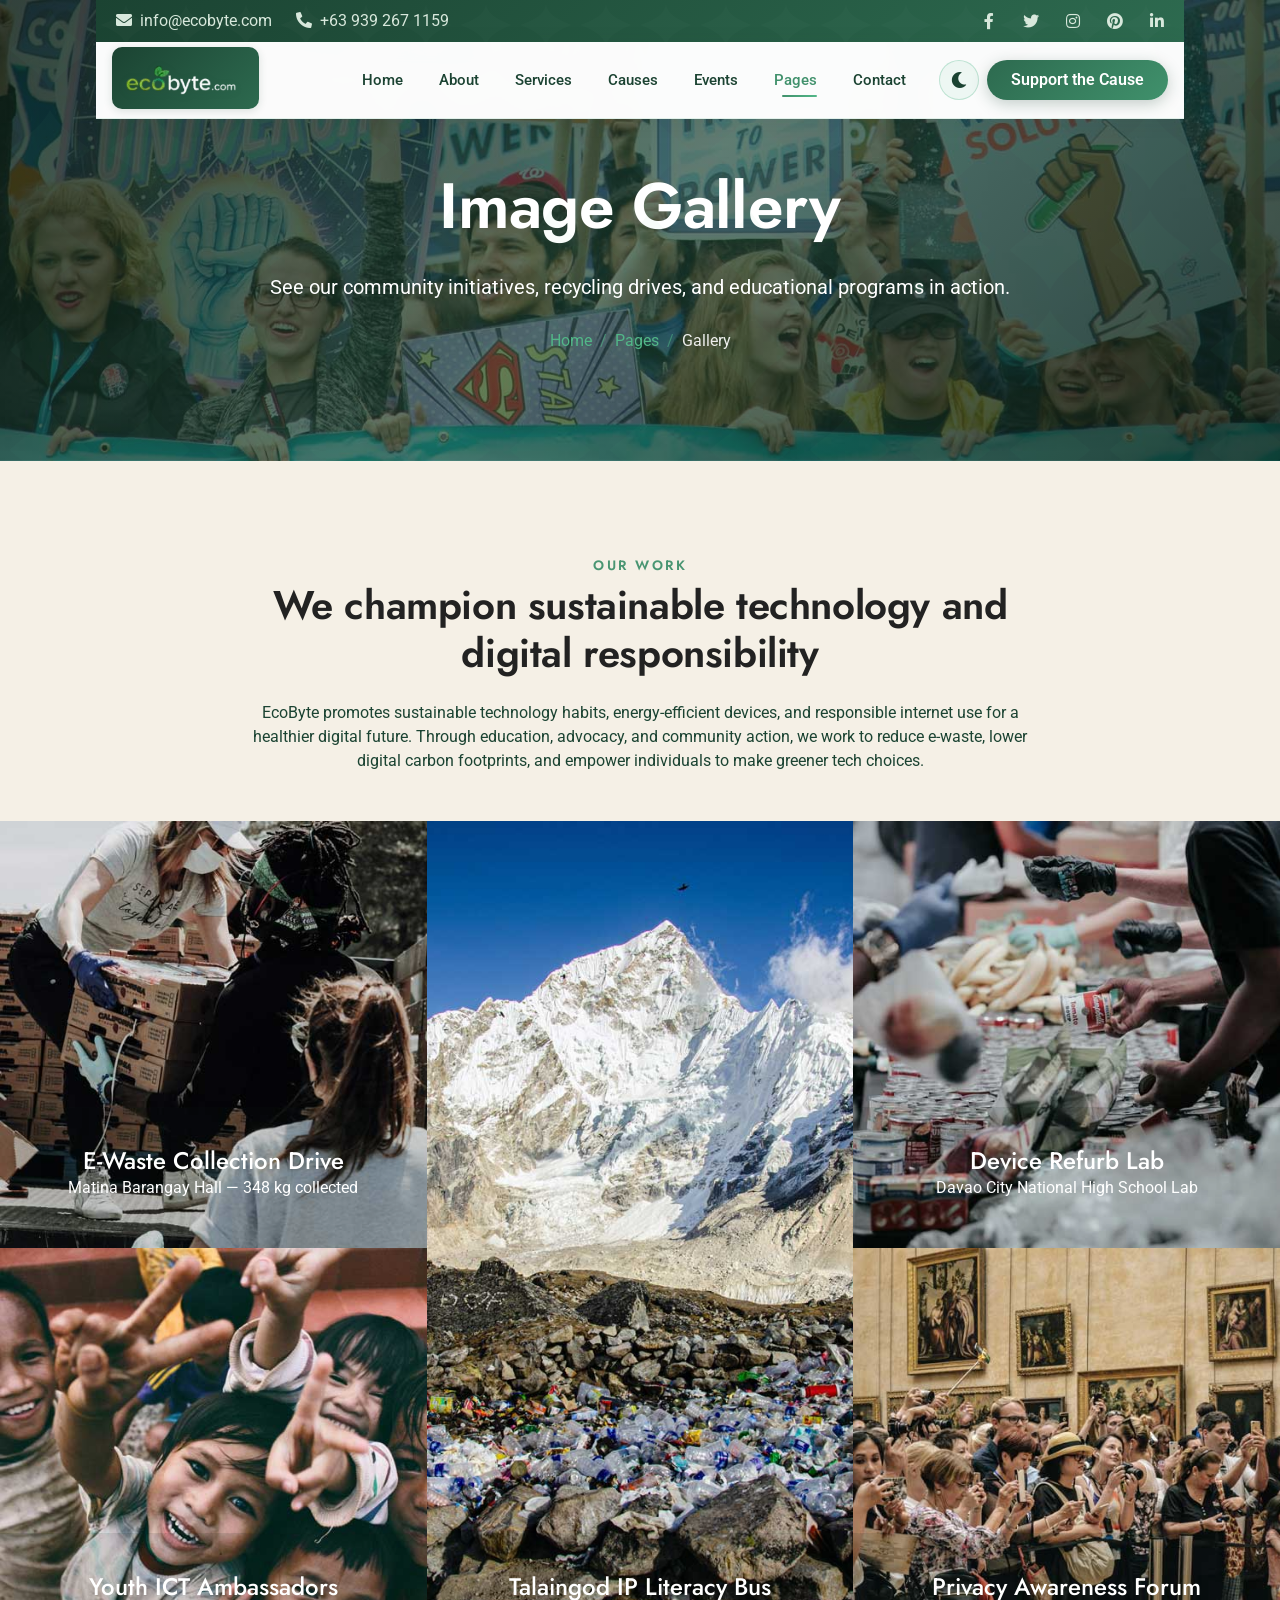
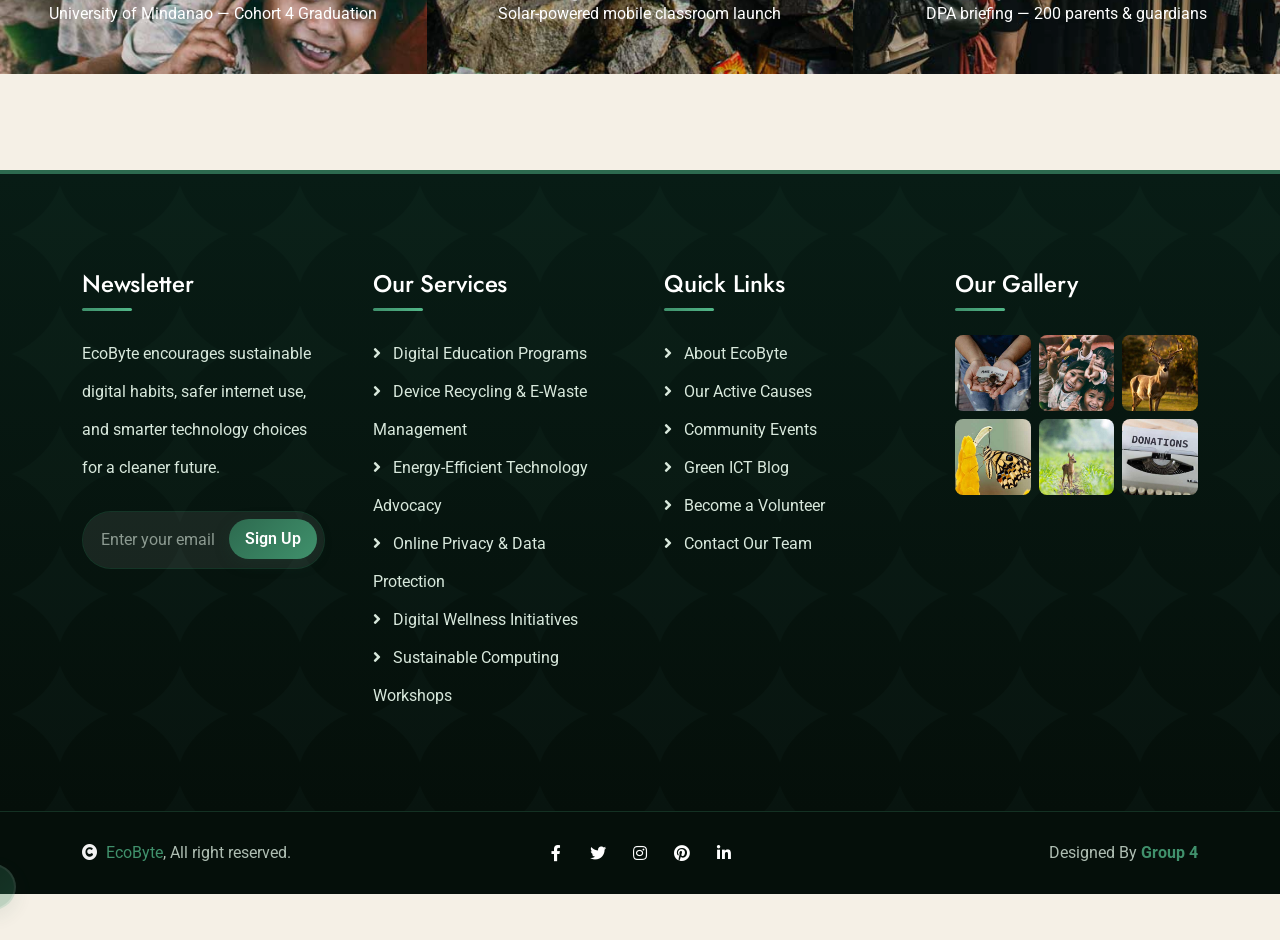
<file: gallery.html>
<!DOCTYPE html>
<html lang="en">

    <head>
        <meta charset="utf-8">
        <title>EcoByte | Gallery — Green ICT Programs in Action</title>
        <meta content="width=device-width, initial-scale=1.0" name="viewport">
        <meta content="EcoByte gallery, Green ICT photos, e-waste drive pictures, digital workshop images, Davao environmental events, volunteer photos" name="keywords">
        <meta content="Photo gallery of EcoByte in action: community workshops, e-waste collection drives, school outreach, volunteer activities, and Green ICT advocacy events across Mindanao." name="description">
        <link rel="icon" id="favicon" href="img/ecobytevertical.png" type="image/png">
        <script>
            (function() {
                var savedTheme = localStorage.getItem('theme');
                var prefersDark = window.matchMedia && window.matchMedia('(prefers-color-scheme: dark)').matches;
                var theme = savedTheme || (prefersDark ? 'dark' : 'light');
                document.documentElement.setAttribute('data-theme', theme);
            })();
        </script>

        <!-- Google Web Fonts -->
        <link rel="preconnect" href="https://fonts.googleapis.com">
        <link rel="preconnect" href="https://fonts.gstatic.com" crossorigin>
        <link href="https://fonts.googleapis.com/css2?family=Jost:wght@500;600&family=Roboto&display=swap" rel="stylesheet"> 

        <!-- Icon Font Stylesheet -->
        <link rel="stylesheet" href="https://use.fontawesome.com/releases/v5.15.4/css/all.css"/>
        <link href="https://cdn.jsdelivr.net/npm/bootstrap-icons@1.4.1/font/bootstrap-icons.css" rel="stylesheet">

        <!-- Libraries Stylesheet -->
        <link href="lib/owlcarousel/assets/owl.carousel.min.css" rel="stylesheet">
        <link href="lib/lightbox/css/lightbox.min.css" rel="stylesheet">


        <!-- Customized Bootstrap Stylesheet -->
        <link href="css/bootstrap.min.css" rel="stylesheet">

        <!-- Template Stylesheet -->
        <link href="css/style.css" rel="stylesheet">
    </head>

    <body>

        <!-- Spinner Start -->
        <div id="spinner" class="show w-100 vh-100 bg-white position-fixed translate-middle top-50 start-50  d-flex align-items-center justify-content-center">
            <div class="spinner-grow text-primary" role="status"></div>
        </div>
        <!-- Spinner End -->


        <!-- Navbar start -->
        <div class="container-fluid fixed-top px-0">
            <div class="container px-0">
                <div class="topbar">
                    <div class="row align-items-center justify-content-center">
                        <div class="col-md-8">
                            <div class="topbar-info d-flex flex-wrap">
                                <a href="mailto:info@ecobyte.com" class="text-light me-4"><i class="fas fa-envelope text-white me-2"></i>info@ecobyte.com</a>
                                <a href="tel:+639392671159" class="text-light"><i class="fas fa-phone-alt text-white me-2"></i>+63 939 267 1159</a>
                            </div>
                        </div>
                        <div class="col-md-4">
                            <div class="topbar-icon d-flex align-items-center justify-content-end">
                                <a href="https://www.facebook.com/ethan.torrejas01/" target="_blank" rel="noopener noreferrer" class="btn-square text-white me-2"><i class="fab fa-facebook-f"></i></a>
                                <a href="https://x.com/ecobusinesscom" target="_blank" rel="noopener noreferrer" class="btn-square text-white me-2"><i class="fab fa-twitter"></i></a>
                                <a href="https://www.instagram.com/durianpy.dvo" target="_blank" rel="noopener noreferrer" class="btn-square text-white me-2"><i class="fab fa-instagram"></i></a>
                                <a href="https://id.pinterest.com/ecobyte_art/" target="_blank" rel="noopener noreferrer" class="btn-square text-white me-2"><i class="fab fa-pinterest"></i></a>
                                <a href="https://www.linkedin.com/in/ethantorrejas/" target="_blank" rel="noopener noreferrer" class="btn-square text-white me-0"><i class="fab fa-linkedin-in"></i></a>
                            </div>
                        </div>
                    </div>
                </div>
                <nav class="navbar navbar-light navbar-expand-xl">
                    <a href="index.html" class="navbar-brand ms-3">
                        <span class="navbar-brand-logo-wrapper">
                            <img src="img/ecobytehorizontal.png" alt="EcoByte Logo" class="img-fluid logo-img">
                        </span>
                    </a>
                    <button class="navbar-toggler py-2 px-3 me-3" type="button" data-bs-toggle="collapse" data-bs-target="#navbarCollapse">
                        <span class="fa fa-bars text-primary"></span>
                    </button>
                    <div class="collapse navbar-collapse" id="navbarCollapse">
                        <div class="navbar-nav ms-auto">
                            <a href="index.html" class="nav-item nav-link">Home</a>
                            <a href="about.html" class="nav-item nav-link">About</a>
                            <a href="service.html" class="nav-item nav-link">Services</a>
                            <a href="causes.html" class="nav-item nav-link">Causes</a>
                            <a href="events.html" class="nav-item nav-link">Events</a>
                            <div class="nav-item dropdown">
                                <a href="#" class="nav-link dropdown-toggle active" data-bs-toggle="dropdown">Pages</a>
                                <div class="dropdown-menu m-0 bg-secondary rounded-0">
                                    <a href="blog.html" class="dropdown-item">Blog</a>
                                    <a href="gallery.html" class="dropdown-item active">Gallery</a>
                                    <a href="volunteer.html" class="dropdown-item">Volunteers</a>
                                    <a href="donation.html" class="dropdown-item">Donation</a>
                                    <a href="404.html" class="dropdown-item">404 Error</a>
                                </div>
                            </div>
                            <a href="contact.html" class="nav-item nav-link">Contact</a>
                        </div>
                        <div class="d-flex align-items-center flex-nowrap pt-xl-0" style="margin-left: 15px;">
                            <button class="theme-toggle-btn" type="button" onclick="toggleTheme()" aria-label="Toggle dark/light mode">
                                <i class="fas fa-moon"></i>
                                <i class="fas fa-sun"></i>
                            </button>
                            <a href="contact.html" class="btn-hover-bg btn btn-primary text-white py-2 px-4 me-3">Support the Cause</a>
                        </div>
                    </div>
                </nav>
            </div>
        </div>
        <!-- Navbar End -->

        <!-- Header Start -->
        <div class="container-fluid bg-breadcrumb">
            <div class="container text-center py-5" style="max-width: 900px;">
                <h3 class="text-white display-3 mb-4">Image Gallery</h3>
                <p class="fs-5 text-white mb-4">See our community initiatives, recycling drives, and educational programs in action.</p>
                <ol class="breadcrumb justify-content-center mb-0">
                    <li class="breadcrumb-item"><a href="index.html">Home</a></li>
                    <li class="breadcrumb-item"><a href="#">Pages</a></li>
                    <li class="breadcrumb-item active text-white">Gallery</li>
                </ol>    
            </div>
        </div>
        <!-- Header End -->

        <!-- Gallery Start -->
        <div class="container-fluid gallery py-5 my-5 px-0">
            <div class="text-center mx-auto pb-5" style="max-width: 800px;">
                <h5 class="text-uppercase text-primary">Our Work</h5>
                <h1 class="mb-4">We champion sustainable technology and digital responsibility</h1>
                <p class="mb-0">EcoByte promotes sustainable technology habits, energy-efficient devices, and responsible internet use for a healthier digital future. Through education, advocacy, and community action, we work to reduce e-waste, lower digital carbon footprints, and empower individuals to make greener tech choices.</p>
            </div>
            <div class="row g-0">
                    <div class="col-lg-4">
                        <div class="gallery-item">
                            <img src="img/gallery-2.jpg" class="img-fluid w-100" alt="E-Waste Collection Drive at Matina Barangay Hall">
                            <div class="search-icon">
                                <a href="img/gallery-2.jpg" data-lightbox="gallery-2" class="my-auto"><i class="fas fa-search-plus btn-hover-color bg-white text-primary p-3"></i></a>
                            </div>
                            <div class="gallery-content">
                                <div class="gallery-inner pb-5">
                                    <a href="#" class="h4 text-white">E-Waste Collection Drive</a>
                                    <a href="#" class="text-white"><p class="mb-0">Matina Barangay Hall — 348 kg collected</p></a>
                                </div>
                            </div>
                        </div>
                        <div class="gallery-item">
                            <img src="img/gallery-3.jpg" class="img-fluid w-100" alt="Youth Green ICT Ambassador Training">
                            <div class="search-icon">
                                <a href="img/gallery-3.jpg" data-lightbox="gallery-3" class="my-auto"><i class="fas fa-search-plus btn-hover-color bg-white text-primary p-3"></i></a>
                            </div>
                            <div class="gallery-content">
                                <div class="gallery-inner pb-5">
                                    <a href="#" class="h4 text-white">Youth ICT Ambassadors</a>
                                    <a href="#" class="text-white"><p class="mb-0">University of Mindanao — Cohort 4 Graduation</p></a>
                                </div>
                            </div>
                        </div>
                    </div>
                    <div class="col-lg-4">
                        <div class="gallery-item">
                            <img src="img/gallery-1.jpg" class="img-fluid w-100" alt="Digital Education Workshop for Indigenous Communities">
                            <div class="search-icon">
                                <a href="img/gallery-1.jpg" data-lightbox="gallery-1" class="my-auto"><i class="fas fa-search-plus btn-hover-color bg-white text-primary p-3"></i></a>
                            </div>
                            <div class="gallery-content">
                                <div class="gallery-inner pb-5">
                                    <a href="#" class="h4 text-white">Talaingod IP Literacy Bus</a>
                                    <a href="#" class="text-white"><p class="mb-0">Solar-powered mobile classroom launch</p></a>
                                </div>
                            </div>
                        </div>
                    </div>
                    <div class="col-lg-4">
                        <div class="gallery-item">
                            <img src="img/gallery-4.jpg" class="img-fluid w-100" alt="Device Refurbishment Lab Opening">
                            <div class="search-icon">
                                <a href="img/gallery-4.jpg" data-lightbox="gallery-4" class="my-auto"><i class="fas fa-search-plus btn-hover-color bg-white text-primary p-3"></i></a>
                            </div>
                            <div class="gallery-content">
                                <div class="gallery-inner pb-5">
                                    <a href="#" class="h4 text-white">Device Refurb Lab</a>
                                    <a href="#" class="text-white"><p class="mb-0">Davao City National High School Lab</p></a>
                                </div>
                            </div>
                        </div>
                        <div class="gallery-item">
                            <img src="img/gallery-5.jpg" class="img-fluid w-100" alt="Data Privacy Seminar for Parents and Teachers">
                            <div class="search-icon">
                                <a href="img/gallery-5.jpg" data-lightbox="gallery-5" class="my-auto"><i class="fas fa-search-plus btn-hover-color bg-white text-primary p-3"></i></a>
                            </div>
                            <div class="gallery-content">
                                <div class="gallery-inner pb-5">
                                    <a href="#" class="h4 text-white">Privacy Awareness Forum</a>
                                    <a href="#" class="text-white"><p class="mb-0">DPA briefing — 200 parents &amp; guardians</p></a>
                                </div>
                            </div>
                        </div>
                    </div>
                </div>
        </div>
        <!-- Gallery End -->


        <!-- Footer Start -->
        <div class="container-fluid footer bg-dark text-body py-5">
            <div class="container py-5">
                <div class="row g-5">
                    <div class="col-md-6 col-lg-6 col-xl-3">
                        <div class="footer-item">
                            <h4 class="mb-4 text-white">Newsletter</h4>
                            <p class="mb-4">EcoByte encourages sustainable digital habits, safer internet use, and smarter technology choices for a cleaner future.</p>
                            <div class="position-relative mx-auto">
                                <input class="form-control border-0 bg-secondary w-100 py-3 ps-4 pe-5" type="text" placeholder="Enter your email">
                                <button type="button" class="btn-hover-bg btn btn-primary position-absolute top-0 end-0 py-2 mt-2 me-2">Sign Up</button>
                            </div>
                        </div>
                    </div>
                    <div class="col-md-6 col-lg-6 col-xl-3">
                        <div class="footer-item d-flex flex-column">
                            <h4 class="mb-4 text-white">Our Services</h4>
                            <a href="service.html"><i class="fas fa-angle-right me-2"></i> Digital Education Programs</a>
                            <a href="service.html"><i class="fas fa-angle-right me-2"></i> Device Recycling &amp; E-Waste Management</a>
                            <a href="service.html"><i class="fas fa-angle-right me-2"></i> Energy-Efficient Technology Advocacy</a>
                            <a href="service.html"><i class="fas fa-angle-right me-2"></i> Online Privacy &amp; Data Protection</a>
                            <a href="service.html"><i class="fas fa-angle-right me-2"></i> Digital Wellness Initiatives</a>
                            <a href="service.html"><i class="fas fa-angle-right me-2"></i> Sustainable Computing Workshops</a>
                        </div>
                    </div>
                    <div class="col-md-6 col-lg-6 col-xl-3">
                        <div class="footer-item d-flex flex-column">
                            <h4 class="mb-4 text-white">Quick Links</h4>
                            <a href="about.html"><i class="fas fa-angle-right me-2"></i> About EcoByte</a>
                            <a href="causes.html"><i class="fas fa-angle-right me-2"></i> Our Active Causes</a>
                            <a href="events.html"><i class="fas fa-angle-right me-2"></i> Community Events</a>
                            <a href="blog.html"><i class="fas fa-angle-right me-2"></i> Green ICT Blog</a>
                            <a href="volunteer.html"><i class="fas fa-angle-right me-2"></i> Become a Volunteer</a>
                            <a href="contact.html"><i class="fas fa-angle-right me-2"></i> Contact Our Team</a>
                        </div>
                    </div>
                    <div class="col-md-6 col-lg-6 col-xl-3">
                        <div class="footer-item">
                            <h4 class="mb-4 text-white">Our Gallery</h4>
                            <div class="row g-2">
                                <div class="col-4">
                                    <div class="footer-gallery">
                                        <img src="img/gallery-footer-1.jpg" class="img-fluid w-100" alt="">
                                        <div class="footer-search-icon">
                                            <a href="img/gallery-footer-1.jpg" data-lightbox="footerGallery-1" class="my-auto"><i class="fas fa-search-plus text-white"></i></a>
                                        </div>
                                    </div>
                               </div>
                               <div class="col-4">
                                    <div class="footer-gallery">
                                        <img src="img/gallery-footer-2.jpg" class="img-fluid w-100" alt="">
                                        <div class="footer-search-icon">
                                            <a href="img/gallery-footer-2.jpg" data-lightbox="footerGallery-2" class="my-auto"><i class="fas fa-search-plus text-white"></i></a>
                                        </div>
                                    </div>
                               </div>
                                <div class="col-4">
                                    <div class="footer-gallery">
                                        <img src="img/gallery-footer-3.jpg" class="img-fluid w-100" alt="">
                                        <div class="footer-search-icon">
                                            <a href="img/gallery-footer-3.jpg" data-lightbox="footerGallery-3" class="my-auto"><i class="fas fa-search-plus text-white"></i></a>
                                        </div>
                                    </div>
                               </div>
                                <div class="col-4">
                                    <div class="footer-gallery">
                                        <img src="img/gallery-footer-4.jpg" class="img-fluid w-100" alt="">
                                        <div class="footer-search-icon">
                                            <a href="img/gallery-footer-4.jpg" data-lightbox="footerGallery-4" class="my-auto"><i class="fas fa-search-plus text-white"></i></a>
                                        </div>
                                    </div>
                               </div>
                                <div class="col-4">
                                    <div class="footer-gallery">
                                        <img src="img/gallery-footer-5.jpg" class="img-fluid w-100" alt="">
                                        <div class="footer-search-icon">
                                            <a href="img/gallery-footer-5.jpg" data-lightbox="footerGallery-5" class="my-auto"><i class="fas fa-search-plus text-white"></i></a>
                                        </div>
                                    </div>
                               </div>
                               <div class="col-4">
									<div class="footer-gallery">
										<img src="img/gallery-footer-6.jpg" class="img-fluid w-100" alt="">
                                        <div class="footer-search-icon">
                                            <a href="img/gallery-footer-6.jpg" data-lightbox="footerGallery-6" class="my-auto"><i class="fas fa-search-plus text-white"></i></a>
                                        </div>
									</div>
								</div>
                            </div>
                        </div>
                    </div>
                </div>
            </div>
        </div>
        <!-- Footer End -->
        

        <!-- Copyright Start -->
        <div class="container-fluid copyright py-4">
            <div class="container">
                <div class="row g-4 align-items-center">
                    <div class="col-md-4 text-center text-md-start mb-md-0">
                         <span class="text-body"><a href="#"><i class="fas fa-copyright text-light me-2"></i><span class="text-primary">EcoByte</span></a>, All right reserved.</span>
                    </div>
                    <div class="col-md-4 text-center">
                        <div class="d-flex align-items-center justify-content-center">
                            <a href="https://www.facebook.com/ethan.torrejas01/" target="_blank" rel="noopener noreferrer" class="btn-hover-color btn-square text-white me-2"><i class="fab fa-facebook-f"></i></a>
                            <a href="https://x.com/ecobusinesscom" target="_blank" rel="noopener noreferrer" class="btn-hover-color btn-square text-white me-2"><i class="fab fa-twitter"></i></a>
                            <a href="https://www.instagram.com/durianpy.dvo" target="_blank" rel="noopener noreferrer" class="btn-hover-color btn-square text-white me-2"><i class="fab fa-instagram"></i></a>
                            <a href="https://id.pinterest.com/ecobyte_art/" target="_blank" rel="noopener noreferrer" class="btn-hover-color btn-square text-white me-2"><i class="fab fa-pinterest"></i></a>
                            <a href="https://www.linkedin.com/in/ethantorrejas/" target="_blank" rel="noopener noreferrer" class="btn-hover-color btn-square text-white me-0"><i class="fab fa-linkedin-in"></i></a>
                        </div>
                    </div>
                    <div class="col-md-4 text-center text-md-end text-body">
                         Designed By <span class="text-primary fw-bold">Group 4</span>
                    </div>
                </div>
            </div>
        </div>
        <!-- Copyright End -->


        <!-- Back to Top -->
        <a href="#" class="btn btn-primary btn-primary-outline-0 btn-md-square back-to-top"><i class="fa fa-arrow-up"></i></a>   

        
        <!-- JavaScript Libraries -->
        <script src="https://ajax.googleapis.com/ajax/libs/jquery/3.6.4/jquery.min.js"></script>
        <script src="https://cdn.jsdelivr.net/npm/bootstrap@5.0.0/dist/js/bootstrap.bundle.min.js"></script>
        <script src="lib/easing/easing.min.js"></script>
        <script src="lib/waypoints/waypoints.min.js"></script>
        <script src="lib/counterup/counterup.min.js"></script>
        <script src="lib/owlcarousel/owl.carousel.min.js"></script>
        <script src="lib/lightbox/js/lightbox.min.js"></script>
        

        <!-- Template Javascript -->
        <script src="js/main.js"></script>

    </body>

</html>
</file>
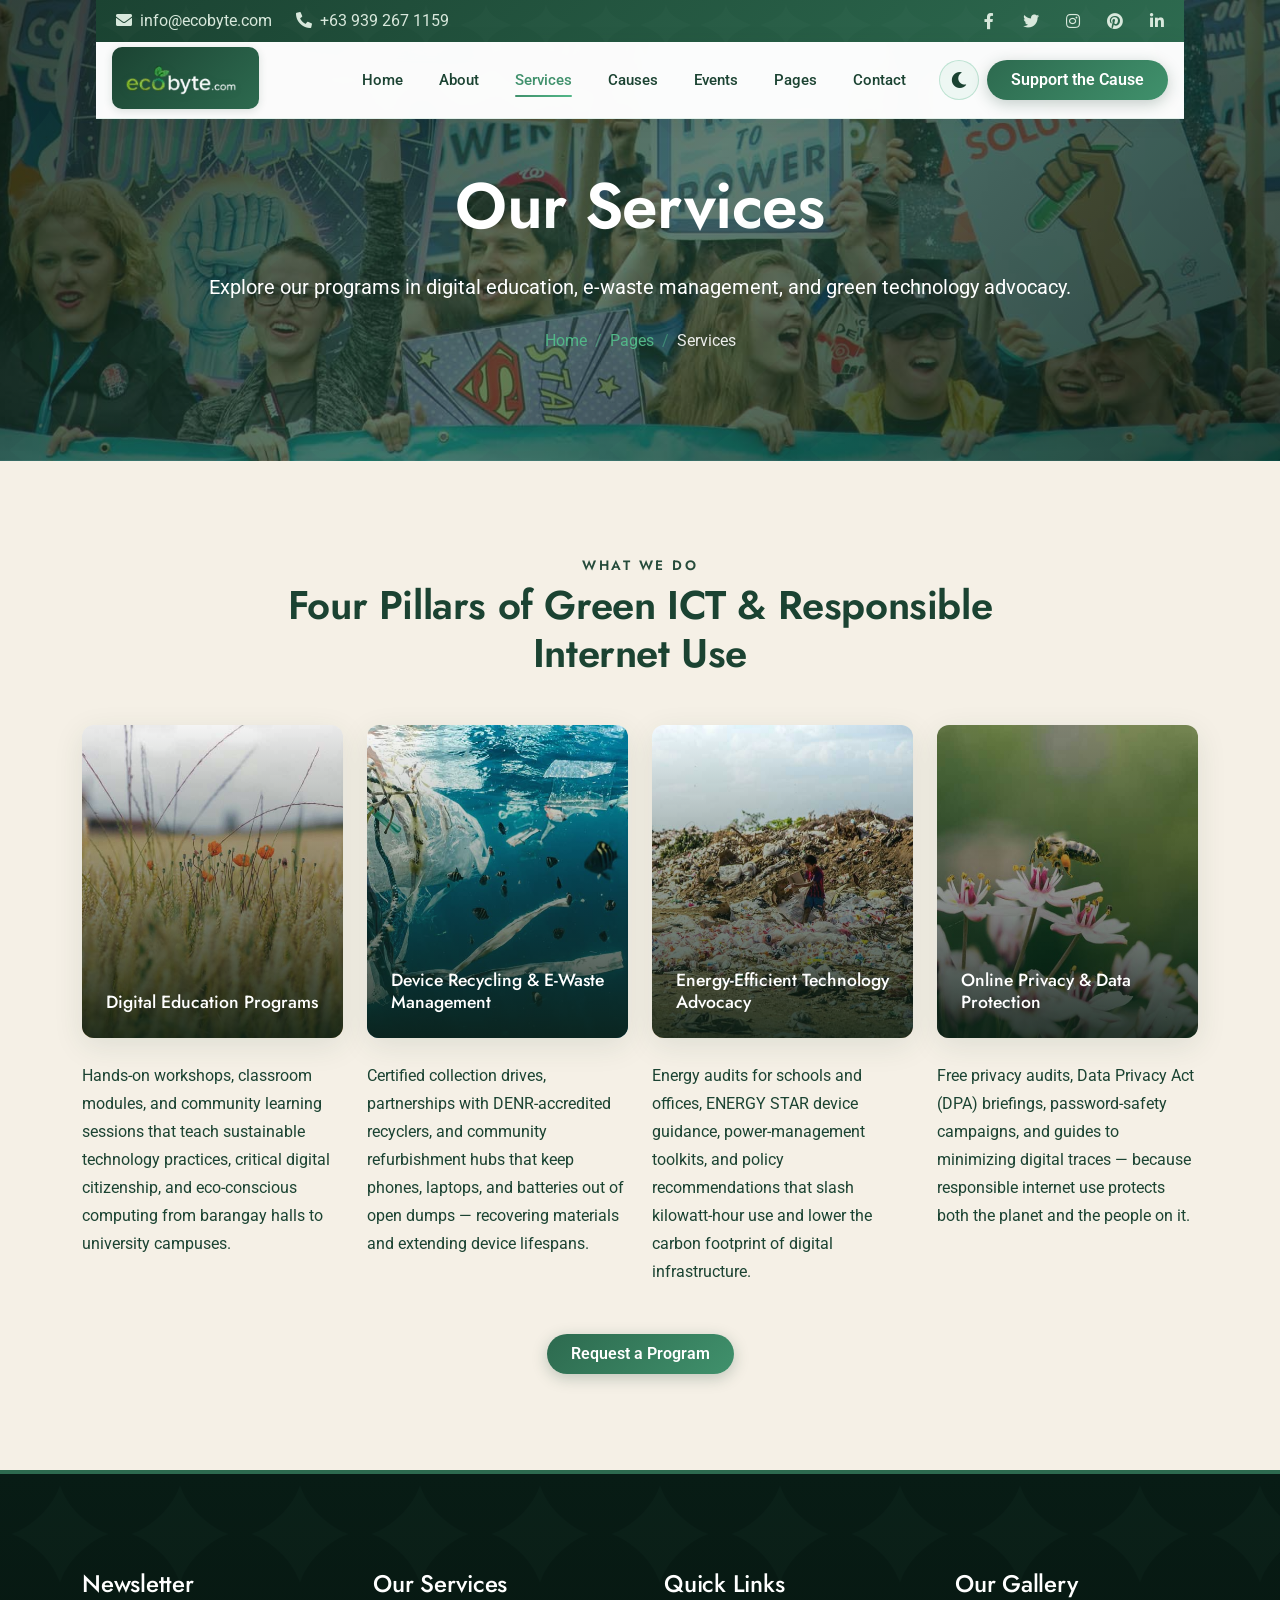
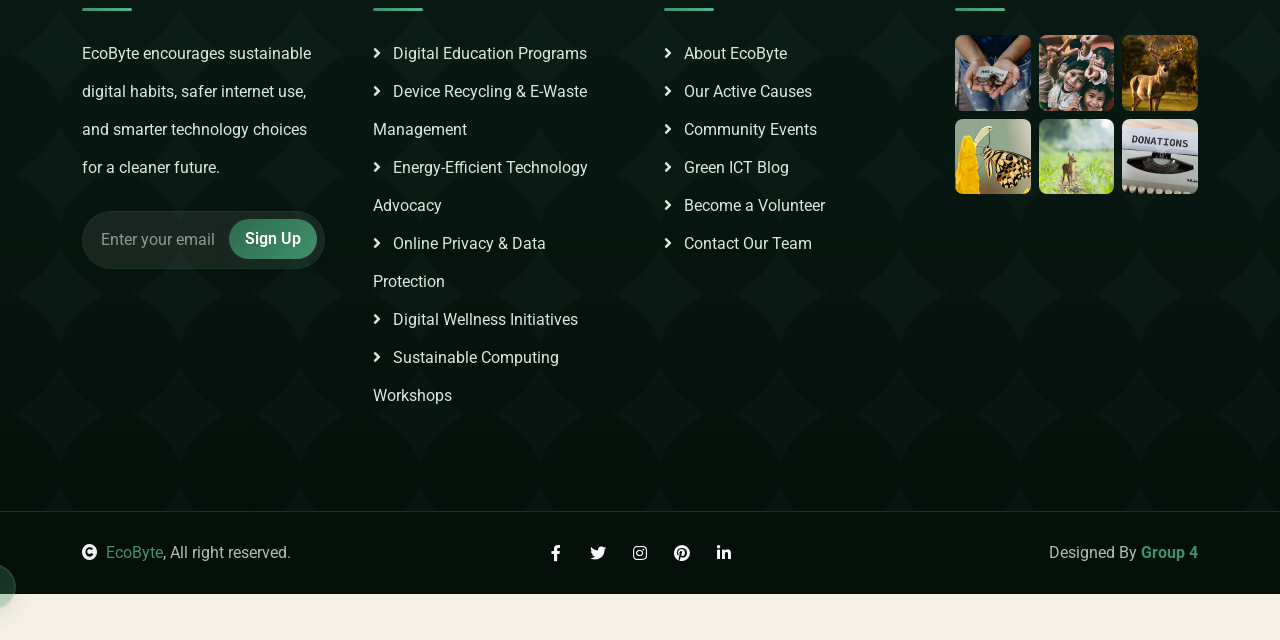
<file: service.html>
<!DOCTYPE html>
<html lang="en">

    <head>
        <meta charset="utf-8">
        <title>EcoByte | Green ICT Services &amp; Responsible Internet Programs</title>
        <meta content="width=device-width, initial-scale=1.0" name="viewport">
        <meta content="Green ICT services, digital education Philippines, e-waste recycling Davao, energy efficient technology, online privacy workshop, data protection Philippines, sustainable computing" name="keywords">
        <meta content="EcoByte delivers four pillars of Green ICT service: digital citizenship workshops, certified e-waste collection, energy-saving audits, and data privacy training for schools, barangays, and businesses across Mindanao." name="description">
        <link rel="icon" id="favicon" href="img/ecobytevertical.png" type="image/png">
        <script>
            (function() {
                var savedTheme = localStorage.getItem('theme');
                var prefersDark = window.matchMedia && window.matchMedia('(prefers-color-scheme: dark)').matches;
                var theme = savedTheme || (prefersDark ? 'dark' : 'light');
                document.documentElement.setAttribute('data-theme', theme);
            })();
        </script>

        <!-- Google Web Fonts -->
        <link rel="preconnect" href="https://fonts.googleapis.com">
        <link rel="preconnect" href="https://fonts.gstatic.com" crossorigin>
        <link href="https://fonts.googleapis.com/css2?family=Jost:wght@500;600&family=Roboto&display=swap" rel="stylesheet"> 

        <!-- Icon Font Stylesheet -->
        <link rel="stylesheet" href="https://use.fontawesome.com/releases/v5.15.4/css/all.css"/>
        <link href="https://cdn.jsdelivr.net/npm/bootstrap-icons@1.4.1/font/bootstrap-icons.css" rel="stylesheet">

        <!-- Libraries Stylesheet -->
        <link href="lib/owlcarousel/assets/owl.carousel.min.css" rel="stylesheet">
        <link href="lib/lightbox/css/lightbox.min.css" rel="stylesheet">


        <!-- Customized Bootstrap Stylesheet -->
        <link href="css/bootstrap.min.css" rel="stylesheet">

        <!-- Template Stylesheet -->
        <link href="css/style.css" rel="stylesheet">
    </head>

    <body>

        <!-- Spinner Start -->
        <div id="spinner" class="show w-100 vh-100 bg-white position-fixed translate-middle top-50 start-50  d-flex align-items-center justify-content-center">
            <div class="spinner-grow text-primary" role="status"></div>
        </div>
        <!-- Spinner End -->


        <!-- Navbar start -->
        <div class="container-fluid fixed-top px-0">
            <div class="container px-0">
                <div class="topbar">
                    <div class="row align-items-center justify-content-center">
                        <div class="col-md-8">
                            <div class="topbar-info d-flex flex-wrap">
                                <a href="mailto:info@ecobyte.com" class="text-light me-4"><i class="fas fa-envelope text-white me-2"></i>info@ecobyte.com</a>
                                <a href="tel:+639392671159" class="text-light"><i class="fas fa-phone-alt text-white me-2"></i>+63 939 267 1159</a>
                            </div>
                        </div>
                        <div class="col-md-4">
                            <div class="topbar-icon d-flex align-items-center justify-content-end">
                                <a href="https://www.facebook.com/ethan.torrejas01/" target="_blank" rel="noopener noreferrer" class="btn-square text-white me-2"><i class="fab fa-facebook-f"></i></a>
                                <a href="https://x.com/ecobusinesscom" target="_blank" rel="noopener noreferrer" class="btn-square text-white me-2"><i class="fab fa-twitter"></i></a>
                                <a href="https://www.instagram.com/durianpy.dvo" target="_blank" rel="noopener noreferrer" class="btn-square text-white me-2"><i class="fab fa-instagram"></i></a>
                                <a href="https://id.pinterest.com/ecobyte_art/" target="_blank" rel="noopener noreferrer" class="btn-square text-white me-2"><i class="fab fa-pinterest"></i></a>
                                <a href="https://www.linkedin.com/in/ethantorrejas/" target="_blank" rel="noopener noreferrer" class="btn-square text-white me-0"><i class="fab fa-linkedin-in"></i></a>
                            </div>
                        </div>
                    </div>
                </div>
                <nav class="navbar navbar-light navbar-expand-xl">
                    <a href="index.html" class="navbar-brand ms-3">
                        <span class="navbar-brand-logo-wrapper">
                            <img src="img/ecobytehorizontal.png" alt="EcoByte Logo" class="img-fluid logo-img">
                        </span>
                    </a>
                    <button class="navbar-toggler py-2 px-3 me-3" type="button" data-bs-toggle="collapse" data-bs-target="#navbarCollapse">
                        <span class="fa fa-bars text-primary"></span>
                    </button>
                    <div class="collapse navbar-collapse" id="navbarCollapse">
                        <div class="navbar-nav ms-auto">
                            <a href="index.html" class="nav-item nav-link">Home</a>
                            <a href="about.html" class="nav-item nav-link">About</a>
                            <a href="service.html" class="nav-item nav-link active">Services</a>
                            <a href="causes.html" class="nav-item nav-link">Causes</a>
                            <a href="events.html" class="nav-item nav-link">Events</a>
                            <div class="nav-item dropdown">
                                <a href="#" class="nav-link dropdown-toggle" data-bs-toggle="dropdown">Pages</a>
                                <div class="dropdown-menu m-0 bg-secondary rounded-0">
                                    <a href="blog.html" class="dropdown-item">Blog</a>
                                    <a href="gallery.html" class="dropdown-item">Gallery</a>
                                    <a href="volunteer.html" class="dropdown-item">Volunteers</a>
                                    <a href="donation.html" class="dropdown-item">Donation</a>
                                    <a href="404.html" class="dropdown-item">404 Error</a>
                                </div>
                            </div>
                            <a href="contact.html" class="nav-item nav-link">Contact</a>
                        </div>
                        <div class="d-flex align-items-center flex-nowrap pt-xl-0" style="margin-left: 15px;">
                            <button class="theme-toggle-btn" type="button" onclick="toggleTheme()" aria-label="Toggle dark/light mode">
                                <i class="fas fa-moon"></i>
                                <i class="fas fa-sun"></i>
                            </button>
                            <a href="contact.html" class="btn-hover-bg btn btn-primary text-white py-2 px-4 me-3">Support the Cause</a>
                        </div>
                    </div>
                </nav>
            </div>
        </div>
        <!-- Navbar End -->

        <!-- Header Start -->
        <div class="container-fluid bg-breadcrumb">
            <div class="container text-center py-5" style="max-width: 900px;">
                <h3 class="text-white display-3 mb-4">Our Services</h3>
                <p class="fs-5 text-white mb-4">Explore our programs in digital education, e-waste management, and green technology advocacy.</p>
                <ol class="breadcrumb justify-content-center mb-0">
                    <li class="breadcrumb-item"><a href="index.html">Home</a></li>
                    <li class="breadcrumb-item"><a href="#">Pages</a></li>
                    <li class="breadcrumb-item active text-white">Services</li>
                </ol>    
            </div>
        </div>
        <!-- Header End -->

        <!-- Services Start -->
        <div class="container-fluid service py-5 bg-light">
            <div class="container py-5">
                <div class="text-center mx-auto pb-5" style="max-width: 800px;">
                    <h5 class="text-uppercase text-primary">What We Do</h5>
                    <h1 class="mb-0">Four Pillars of Green ICT &amp; Responsible Internet Use</h1>
                </div>
                <div class="row g-4">
                    <div class="col-md-6 col-lg-6 col-xl-3">
                        <div class="service-item">
                            <img src="img/service-1.jpg" class="img-fluid w-100" alt="Digital Education Programs">
                            <div class="service-link">
                                <a href="service.html" class="h4 mb-0">Digital Education Programs</a>
                            </div>
                        </div>
                        <p class="my-4">Hands-on workshops, classroom modules, and community learning sessions that teach sustainable technology practices, critical digital citizenship, and eco-conscious computing from barangay halls to university campuses.</p>
                    </div>
                    <div class="col-md-6 col-lg-6 col-xl-3">
                        <div class="service-item">
                            <img src="img/service-2.jpg" class="img-fluid w-100" alt="Device Recycling &amp; E-Waste Management">
                            <div class="service-link">
                                <a href="service.html" class="h4 mb-0">Device Recycling &amp; E-Waste Management</a>
                            </div>
                        </div>
                        <p class="my-4">Certified collection drives, partnerships with DENR-accredited recyclers, and community refurbishment hubs that keep phones, laptops, and batteries out of open dumps — recovering materials and extending device lifespans.</p>
                    </div>
                    <div class="col-md-6 col-lg-6 col-xl-3">
                        <div class="service-item">
                            <img src="img/service-3.jpg" class="img-fluid w-100" alt="Energy-Efficient Technology Advocacy">
                            <div class="service-link">
                                <a href="service.html" class="h4 mb-0">Energy-Efficient Technology Advocacy</a>
                            </div>
                        </div>
                        <p class="my-4">Energy audits for schools and offices, ENERGY STAR device guidance, power-management toolkits, and policy recommendations that slash kilowatt-hour use and lower the carbon footprint of digital infrastructure.</p>
                    </div>
                    <div class="col-md-6 col-lg-6 col-xl-3">
                        <div class="service-item">
                            <img src="img/service-4.jpg" class="img-fluid w-100" alt="Online Privacy &amp; Data Protection">
                            <div class="service-link">
                                <a href="service.html" class="h4 mb-0">Online Privacy &amp; Data Protection</a>
                            </div>
                        </div>
                        <p class="my-4">Free privacy audits, Data Privacy Act (DPA) briefings, password-safety campaigns, and guides to minimizing digital traces — because responsible internet use protects both the planet and the people on it.</p>
                    </div>
                    <div class="col-12">
                        <div class="d-flex align-items-center justify-content-center">
                            <a class="btn-hover-bg btn btn-primary text-white py-2 px-4" href="contact.html">Request a Program</a>
                        </div>
                    </div>
                </div>
            </div>
        </div>
        <!-- Services End -->


        <!-- Footer Start -->
        <div class="container-fluid footer bg-dark text-body py-5">
            <div class="container py-5">
                <div class="row g-5">
                    <div class="col-md-6 col-lg-6 col-xl-3">
                        <div class="footer-item">
                            <h4 class="mb-4 text-white">Newsletter</h4>
                            <p class="mb-4">EcoByte encourages sustainable digital habits, safer internet use, and smarter technology choices for a cleaner future.</p>
                            <div class="position-relative mx-auto">
                                <input class="form-control border-0 bg-secondary w-100 py-3 ps-4 pe-5" type="text" placeholder="Enter your email">
                                <button type="button" class="btn-hover-bg btn btn-primary position-absolute top-0 end-0 py-2 mt-2 me-2">Sign Up</button>
                            </div>
                        </div>
                    </div>
                    <div class="col-md-6 col-lg-6 col-xl-3">
                        <div class="footer-item d-flex flex-column">
                            <h4 class="mb-4 text-white">Our Services</h4>
                            <a href="service.html"><i class="fas fa-angle-right me-2"></i> Digital Education Programs</a>
                            <a href="service.html"><i class="fas fa-angle-right me-2"></i> Device Recycling &amp; E-Waste Management</a>
                            <a href="service.html"><i class="fas fa-angle-right me-2"></i> Energy-Efficient Technology Advocacy</a>
                            <a href="service.html"><i class="fas fa-angle-right me-2"></i> Online Privacy &amp; Data Protection</a>
                            <a href="service.html"><i class="fas fa-angle-right me-2"></i> Digital Wellness Initiatives</a>
                            <a href="service.html"><i class="fas fa-angle-right me-2"></i> Sustainable Computing Workshops</a>
                        </div>
                    </div>
                    <div class="col-md-6 col-lg-6 col-xl-3">
                        <div class="footer-item d-flex flex-column">
                            <h4 class="mb-4 text-white">Quick Links</h4>
                            <a href="about.html"><i class="fas fa-angle-right me-2"></i> About EcoByte</a>
                            <a href="causes.html"><i class="fas fa-angle-right me-2"></i> Our Active Causes</a>
                            <a href="events.html"><i class="fas fa-angle-right me-2"></i> Community Events</a>
                            <a href="blog.html"><i class="fas fa-angle-right me-2"></i> Green ICT Blog</a>
                            <a href="volunteer.html"><i class="fas fa-angle-right me-2"></i> Become a Volunteer</a>
                            <a href="contact.html"><i class="fas fa-angle-right me-2"></i> Contact Our Team</a>
                        </div>
                    </div>
                    <div class="col-md-6 col-lg-6 col-xl-3">
                        <div class="footer-item">
                            <h4 class="mb-4 text-white">Our Gallery</h4>
                            <div class="row g-2">
                                <div class="col-4">
                                    <div class="footer-gallery">
                                        <img src="img/gallery-footer-1.jpg" class="img-fluid w-100" alt="">
                                        <div class="footer-search-icon">
                                            <a href="img/gallery-footer-1.jpg" data-lightbox="footerGallery-1" class="my-auto"><i class="fas fa-search-plus text-white"></i></a>
                                        </div>
                                    </div>
                               </div>
                               <div class="col-4">
                                    <div class="footer-gallery">
                                        <img src="img/gallery-footer-2.jpg" class="img-fluid w-100" alt="">
                                        <div class="footer-search-icon">
                                            <a href="img/gallery-footer-2.jpg" data-lightbox="footerGallery-2" class="my-auto"><i class="fas fa-search-plus text-white"></i></a>
                                        </div>
                                    </div>
                               </div>
                                <div class="col-4">
                                    <div class="footer-gallery">
                                        <img src="img/gallery-footer-3.jpg" class="img-fluid w-100" alt="">
                                        <div class="footer-search-icon">
                                            <a href="img/gallery-footer-3.jpg" data-lightbox="footerGallery-3" class="my-auto"><i class="fas fa-search-plus text-white"></i></a>
                                        </div>
                                    </div>
                               </div>
                                <div class="col-4">
                                    <div class="footer-gallery">
                                        <img src="img/gallery-footer-4.jpg" class="img-fluid w-100" alt="">
                                        <div class="footer-search-icon">
                                            <a href="img/gallery-footer-4.jpg" data-lightbox="footerGallery-4" class="my-auto"><i class="fas fa-search-plus text-white"></i></a>
                                        </div>
                                    </div>
                               </div>
                                <div class="col-4">
                                    <div class="footer-gallery">
                                        <img src="img/gallery-footer-5.jpg" class="img-fluid w-100" alt="">
                                        <div class="footer-search-icon">
                                            <a href="img/gallery-footer-5.jpg" data-lightbox="footerGallery-5" class="my-auto"><i class="fas fa-search-plus text-white"></i></a>
                                        </div>
                                    </div>
                               </div>
                               <div class="col-4">
									<div class="footer-gallery">
										<img src="img/gallery-footer-6.jpg" class="img-fluid w-100" alt="">
                                        <div class="footer-search-icon">
                                            <a href="img/gallery-footer-6.jpg" data-lightbox="footerGallery-6" class="my-auto"><i class="fas fa-search-plus text-white"></i></a>
                                        </div>
									</div>
								</div>
                            </div>
                        </div>
                    </div>
                </div>
            </div>
        </div>
        <!-- Footer End -->
        

        <!-- Copyright Start -->
        <div class="container-fluid copyright py-4">
            <div class="container">
                <div class="row g-4 align-items-center">
                    <div class="col-md-4 text-center text-md-start mb-md-0">
                         <span class="text-body"><a href="#"><i class="fas fa-copyright text-light me-2"></i><span class="text-primary">EcoByte</span></a>, All right reserved.</span>
                    </div>
                    <div class="col-md-4 text-center">
                        <div class="d-flex align-items-center justify-content-center">
                            <a href="https://www.facebook.com/ethan.torrejas01/" target="_blank" rel="noopener noreferrer" class="btn-hover-color btn-square text-white me-2"><i class="fab fa-facebook-f"></i></a>
                            <a href="https://x.com/ecobusinesscom" target="_blank" rel="noopener noreferrer" class="btn-hover-color btn-square text-white me-2"><i class="fab fa-twitter"></i></a>
                            <a href="https://www.instagram.com/durianpy.dvo" target="_blank" rel="noopener noreferrer" class="btn-hover-color btn-square text-white me-2"><i class="fab fa-instagram"></i></a>
                            <a href="https://id.pinterest.com/ecobyte_art/" target="_blank" rel="noopener noreferrer" class="btn-hover-color btn-square text-white me-2"><i class="fab fa-pinterest"></i></a>
                            <a href="https://www.linkedin.com/in/ethantorrejas/" target="_blank" rel="noopener noreferrer" class="btn-hover-color btn-square text-white me-0"><i class="fab fa-linkedin-in"></i></a>
                        </div>
                    </div>
                    <div class="col-md-4 text-center text-md-end text-body">
                         Designed By <span class="text-primary fw-bold">Group 4</span>
                    </div>
                </div>
            </div>
        </div>
        <!-- Copyright End -->


        <!-- Back to Top -->
        <a href="#" class="btn btn-primary btn-primary-outline-0 btn-md-square back-to-top"><i class="fa fa-arrow-up"></i></a>   

        
        <!-- JavaScript Libraries -->
        <script src="https://ajax.googleapis.com/ajax/libs/jquery/3.6.4/jquery.min.js"></script>
        <script src="https://cdn.jsdelivr.net/npm/bootstrap@5.0.0/dist/js/bootstrap.bundle.min.js"></script>
        <script src="lib/easing/easing.min.js"></script>
        <script src="lib/waypoints/waypoints.min.js"></script>
        <script src="lib/counterup/counterup.min.js"></script>
        <script src="lib/owlcarousel/owl.carousel.min.js"></script>
        <script src="lib/lightbox/js/lightbox.min.js"></script>
        

        <!-- Template Javascript -->
        <script src="js/main.js"></script>

    </body>

</html>
</file>
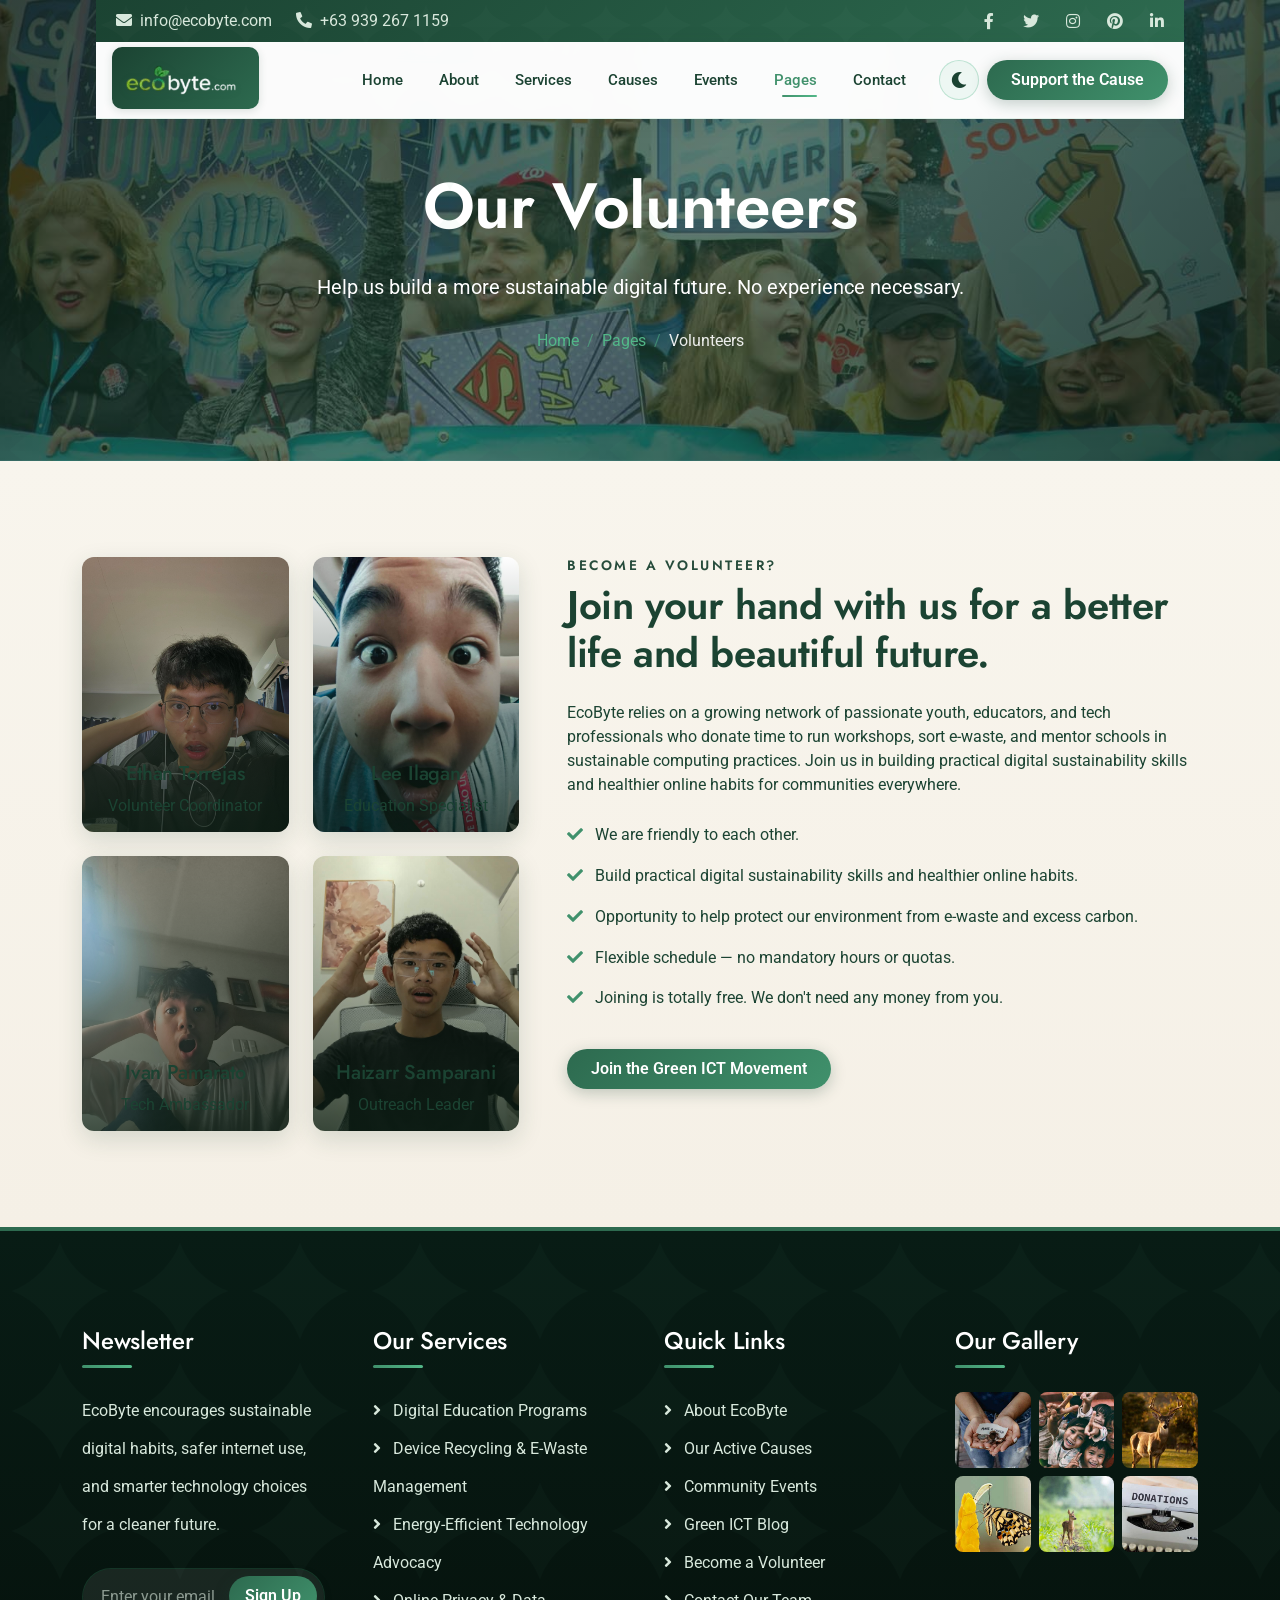
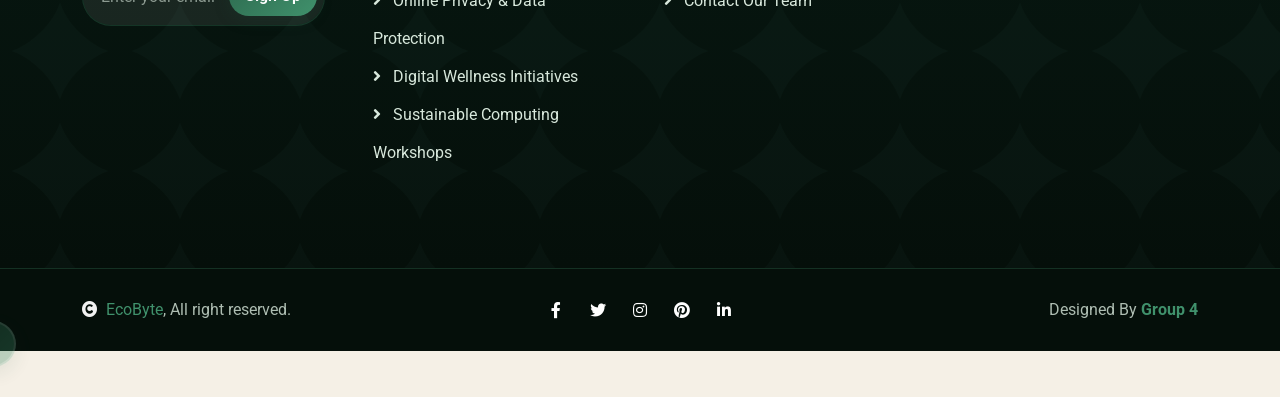
<file: volunteer.html>
<!DOCTYPE html>
<html lang="en">

    <head>
        <meta charset="utf-8">
        <title>EcoByte | Volunteer for Green ICT &amp; Digital Sustainability</title>
        <meta content="width=device-width, initial-scale=1.0" name="viewport">
        <meta content="EcoByte volunteer, Green ICT volunteer Davao, e-waste volunteer Philippines, digital literacy tutor, sustainability volunteer, tech advocacy volunteer" name="keywords">
        <meta content="Volunteer with EcoByte: help run digital education workshops, sort e-waste, mentor students, and advocate for responsible internet use. No experience required — all training provided." name="description">
        <link rel="icon" id="favicon" href="img/ecobytevertical.png" type="image/png">
        <script>
            (function() {
                var savedTheme = localStorage.getItem('theme');
                var prefersDark = window.matchMedia && window.matchMedia('(prefers-color-scheme: dark)').matches;
                var theme = savedTheme || (prefersDark ? 'dark' : 'light');
                document.documentElement.setAttribute('data-theme', theme);
            })();
        </script>

        <!-- Google Web Fonts -->
        <link rel="preconnect" href="https://fonts.googleapis.com">
        <link rel="preconnect" href="https://fonts.gstatic.com" crossorigin>
        <link href="https://fonts.googleapis.com/css2?family=Jost:wght@500;600&family=Roboto&display=swap" rel="stylesheet"> 

        <!-- Icon Font Stylesheet -->
        <link rel="stylesheet" href="https://use.fontawesome.com/releases/v5.15.4/css/all.css"/>
        <link href="https://cdn.jsdelivr.net/npm/bootstrap-icons@1.4.1/font/bootstrap-icons.css" rel="stylesheet">

        <!-- Libraries Stylesheet -->
        <link href="lib/owlcarousel/assets/owl.carousel.min.css" rel="stylesheet">
        <link href="lib/lightbox/css/lightbox.min.css" rel="stylesheet">


        <!-- Customized Bootstrap Stylesheet -->
        <link href="css/bootstrap.min.css" rel="stylesheet">

        <!-- Template Stylesheet -->
        <link href="css/style.css" rel="stylesheet">
    </head>

    <body>

        <!-- Spinner Start -->
        <div id="spinner" class="show w-100 vh-100 bg-white position-fixed translate-middle top-50 start-50  d-flex align-items-center justify-content-center">
            <div class="spinner-grow text-primary" role="status"></div>
        </div>
        <!-- Spinner End -->


        <!-- Navbar start -->
        <div class="container-fluid fixed-top px-0">
            <div class="container px-0">
                <div class="topbar">
                    <div class="row align-items-center justify-content-center">
                        <div class="col-md-8">
                            <div class="topbar-info d-flex flex-wrap">
                                <a href="mailto:info@ecobyte.com" class="text-light me-4"><i class="fas fa-envelope text-white me-2"></i>info@ecobyte.com</a>
                                <a href="tel:+639392671159" class="text-light"><i class="fas fa-phone-alt text-white me-2"></i>+63 939 267 1159</a>
                            </div>
                        </div>
                        <div class="col-md-4">
                            <div class="topbar-icon d-flex align-items-center justify-content-end">
                                <a href="https://www.facebook.com/ethan.torrejas01/" target="_blank" rel="noopener noreferrer" class="btn-square text-white me-2"><i class="fab fa-facebook-f"></i></a>
                                <a href="https://x.com/ecobusinesscom" target="_blank" rel="noopener noreferrer" class="btn-square text-white me-2"><i class="fab fa-twitter"></i></a>
                                <a href="https://www.instagram.com/durianpy.dvo" target="_blank" rel="noopener noreferrer" class="btn-square text-white me-2"><i class="fab fa-instagram"></i></a>
                                <a href="https://id.pinterest.com/ecobyte_art/" target="_blank" rel="noopener noreferrer" class="btn-square text-white me-2"><i class="fab fa-pinterest"></i></a>
                                <a href="https://www.linkedin.com/in/ethantorrejas/" target="_blank" rel="noopener noreferrer" class="btn-square text-white me-0"><i class="fab fa-linkedin-in"></i></a>
                            </div>
                        </div>
                    </div>
                </div>
                <nav class="navbar navbar-light navbar-expand-xl">
                    <a href="index.html" class="navbar-brand ms-3">
                        <span class="navbar-brand-logo-wrapper">
                            <img src="img/ecobytehorizontal.png" alt="EcoByte Logo" class="img-fluid logo-img">
                        </span>
                    </a>
                    <button class="navbar-toggler py-2 px-3 me-3" type="button" data-bs-toggle="collapse" data-bs-target="#navbarCollapse">
                        <span class="fa fa-bars text-primary"></span>
                    </button>
                    <div class="collapse navbar-collapse" id="navbarCollapse">
                        <div class="navbar-nav ms-auto">
                            <a href="index.html" class="nav-item nav-link">Home</a>
                            <a href="about.html" class="nav-item nav-link">About</a>
                            <a href="service.html" class="nav-item nav-link">Services</a>
                            <a href="causes.html" class="nav-item nav-link">Causes</a>
                            <a href="events.html" class="nav-item nav-link">Events</a>
                            <div class="nav-item dropdown">
                                <a href="#" class="nav-link dropdown-toggle active" data-bs-toggle="dropdown">Pages</a>
                                <div class="dropdown-menu m-0 bg-secondary rounded-0">
                                    <a href="blog.html" class="dropdown-item">Blog</a>
                                    <a href="gallery.html" class="dropdown-item">Gallery</a>
                                    <a href="volunteer.html" class="dropdown-item active">Volunteers</a>
                                    <a href="donation.html" class="dropdown-item">Donation</a>
                                    <a href="404.html" class="dropdown-item">404 Error</a>
                                </div>
                            </div>
                            <a href="contact.html" class="nav-item nav-link">Contact</a>
                        </div>
                        <div class="d-flex align-items-center flex-nowrap pt-xl-0" style="margin-left: 15px;">
                            <button class="theme-toggle-btn" type="button" onclick="toggleTheme()" aria-label="Toggle dark/light mode">
                                <i class="fas fa-moon"></i>
                                <i class="fas fa-sun"></i>
                            </button>
                            <a href="contact.html" class="btn-hover-bg btn btn-primary text-white py-2 px-4 me-3">Support the Cause</a>
                        </div>
                    </div>
                </nav>
            </div>
        </div>
        <!-- Navbar End -->

        <!-- Header Start -->
        <div class="container-fluid bg-breadcrumb">
            <div class="container text-center py-5" style="max-width: 900px;">
                <h3 class="text-white display-3 mb-4">Our Volunteers</h3>
                <p class="fs-5 text-white mb-4">Help us build a more sustainable digital future. No experience necessary.</p>
                <ol class="breadcrumb justify-content-center mb-0">
                    <li class="breadcrumb-item"><a href="index.html">Home</a></li>
                    <li class="breadcrumb-item"><a href="#">Pages</a></li>
                    <li class="breadcrumb-item active text-white">Volunteers</li>
                </ol>    
            </div>
        </div>
        <!-- Header End -->

        <!-- Volunteers Start -->
        <div class="container-fluid volunteer py-5">
            <div class="container py-5">
                <div class="row g-5">
                    <div class="col-lg-5">
                        <div class="row g-4">
                            <div class="col-lg-6">
                                <div class="volunteer-img">
                                    <img src="img/ethantorrejas.jpg" class="w-100" alt="Image">
                                    <div class="volunteer-title">
                                        <h5 class="mb-2 text-white">Ethan Torrejas</h5>
                                        <p class="mb-0 text-white">Volunteer Coordinator</p>
                                    </div>
                                </div>
                            </div>
                            <div class="col-lg-6">
                                <div class="volunteer-img">
                                    <img src="img/leeilagan.jpg" class="w-100" alt="Image">
                                    <div class="volunteer-title">
                                        <h5 class="mb-2 text-white">Lee Ilagan</h5>
                                        <p class="mb-0 text-white">Education Specialist</p>
                                    </div>
                                </div>
                            </div>
                            <div class="col-lg-6">
                                <div class="volunteer-img">
                                    <img src="img/ivanpamarato.jpg" class="w-100" alt="Image">
                                    <div class="volunteer-title">
                                        <h5 class="mb-2 text-white">Ivan Pamarato</h5>
                                        <p class="mb-0 text-white">Tech Ambassador</p>
                                    </div>
                                </div>
                            </div>
                            <div class="col-lg-6">
                                <div class="volunteer-img">
                                    <img src="img/haizarrsamparani.jpg" class="w-100" alt="Image">
                                    <div class="volunteer-title">
                                        <h5 class="mb-2 text-white">Haizarr Samparani</h5>
                                        <p class="mb-0 text-white">Outreach Leader</p>
                                    </div>
                                </div>
                            </div>
                        </div>
                    </div>
                    <div class="col-lg-7">
                        <h5 class="text-uppercase text-primary">Become a Volunteer?</h5>
                        <h1 class="mb-4">Join your hand with us for a better life and beautiful future.</h1>
                        <p class="mb-4">EcoByte relies on a growing network of passionate youth, educators, and tech professionals who donate time to run workshops, sort e-waste, and mentor schools in sustainable computing practices. Join us in building practical digital sustainability skills and healthier online habits for communities everywhere.</p>
                        <p class="text-dark"><i class="fa fa-check text-primary me-2"></i> We are friendly to each other.</p>
                        <p class="text-dark"><i class="fa fa-check text-primary me-2"></i> Build practical digital sustainability skills and healthier online habits.</p>
                        <p class="text-dark"><i class="fa fa-check text-primary me-2"></i> Opportunity to help protect our environment from e-waste and excess carbon.</p>
                        <p class="text-dark"><i class="fa fa-check text-primary me-2"></i> Flexible schedule — no mandatory hours or quotas.</p>
                        <p class="text-dark"><i class="fa fa-check text-primary me-2"></i> Joining is totally free. We don't need any money from you.</p>
                        <a class="btn-hover-bg btn btn-primary text-white py-2 px-4 mt-4" href="contact.html">Join the Green ICT Movement</a>
                    </div>
                </div>
            </div>
        </div>
        <!-- Volunteers End -->


        <!-- Footer Start -->
        <div class="container-fluid footer bg-dark text-body py-5">
            <div class="container py-5">
                <div class="row g-5">
                    <div class="col-md-6 col-lg-6 col-xl-3">
                        <div class="footer-item">
                            <h4 class="mb-4 text-white">Newsletter</h4>
                            <p class="mb-4">EcoByte encourages sustainable digital habits, safer internet use, and smarter technology choices for a cleaner future.</p>
                            <div class="position-relative mx-auto">
                                <input class="form-control border-0 bg-secondary w-100 py-3 ps-4 pe-5" type="text" placeholder="Enter your email">
                                <button type="button" class="btn-hover-bg btn btn-primary position-absolute top-0 end-0 py-2 mt-2 me-2">Sign Up</button>
                            </div>
                        </div>
                    </div>
                    <div class="col-md-6 col-lg-6 col-xl-3">
                        <div class="footer-item d-flex flex-column">
                            <h4 class="mb-4 text-white">Our Services</h4>
                            <a href="service.html"><i class="fas fa-angle-right me-2"></i> Digital Education Programs</a>
                            <a href="service.html"><i class="fas fa-angle-right me-2"></i> Device Recycling &amp; E-Waste Management</a>
                            <a href="service.html"><i class="fas fa-angle-right me-2"></i> Energy-Efficient Technology Advocacy</a>
                            <a href="service.html"><i class="fas fa-angle-right me-2"></i> Online Privacy &amp; Data Protection</a>
                            <a href="service.html"><i class="fas fa-angle-right me-2"></i> Digital Wellness Initiatives</a>
                            <a href="service.html"><i class="fas fa-angle-right me-2"></i> Sustainable Computing Workshops</a>
                        </div>
                    </div>
                    <div class="col-md-6 col-lg-6 col-xl-3">
                        <div class="footer-item d-flex flex-column">
                            <h4 class="mb-4 text-white">Quick Links</h4>
                            <a href="about.html"><i class="fas fa-angle-right me-2"></i> About EcoByte</a>
                            <a href="causes.html"><i class="fas fa-angle-right me-2"></i> Our Active Causes</a>
                            <a href="events.html"><i class="fas fa-angle-right me-2"></i> Community Events</a>
                            <a href="blog.html"><i class="fas fa-angle-right me-2"></i> Green ICT Blog</a>
                            <a href="volunteer.html"><i class="fas fa-angle-right me-2"></i> Become a Volunteer</a>
                            <a href="contact.html"><i class="fas fa-angle-right me-2"></i> Contact Our Team</a>
                        </div>
                    </div>
                    <div class="col-md-6 col-lg-6 col-xl-3">
                        <div class="footer-item">
                            <h4 class="mb-4 text-white">Our Gallery</h4>
                            <div class="row g-2">
                                <div class="col-4">
                                    <div class="footer-gallery">
                                        <img src="img/gallery-footer-1.jpg" class="w-100" alt="">
                                        <div class="footer-search-icon">
                                            <a href="img/gallery-footer-1.jpg" data-lightbox="footerGallery-1" class="my-auto"><i class="fas fa-search-plus text-white"></i></a>
                                        </div>
                                    </div>
                               </div>
                               <div class="col-4">
                                    <div class="footer-gallery">
                                        <img src="img/gallery-footer-2.jpg" class="w-100" alt="">
                                        <div class="footer-search-icon">
                                            <a href="img/gallery-footer-2.jpg" data-lightbox="footerGallery-2" class="my-auto"><i class="fas fa-search-plus text-white"></i></a>
                                        </div>
                                    </div>
                               </div>
                                <div class="col-4">
                                    <div class="footer-gallery">
                                        <img src="img/gallery-footer-3.jpg" class="w-100" alt="">
                                        <div class="footer-search-icon">
                                            <a href="img/gallery-footer-3.jpg" data-lightbox="footerGallery-3" class="my-auto"><i class="fas fa-search-plus text-white"></i></a>
                                        </div>
                                    </div>
                               </div>
                                <div class="col-4">
                                    <div class="footer-gallery">
                                        <img src="img/gallery-footer-4.jpg" class="w-100" alt="">
                                        <div class="footer-search-icon">
                                            <a href="img/gallery-footer-4.jpg" data-lightbox="footerGallery-4" class="my-auto"><i class="fas fa-search-plus text-white"></i></a>
                                        </div>
                                    </div>
                               </div>
                                <div class="col-4">
                                    <div class="footer-gallery">
                                        <img src="img/gallery-footer-5.jpg" class="w-100" alt="">
                                        <div class="footer-search-icon">
                                            <a href="img/gallery-footer-5.jpg" data-lightbox="footerGallery-5" class="my-auto"><i class="fas fa-search-plus text-white"></i></a>
                                        </div>
                                    </div>
                               </div>
                               <div class="col-4">
									<div class="footer-gallery">
										<img src="img/gallery-footer-6.jpg" class="w-100" alt="">
                                        <div class="footer-search-icon">
                                            <a href="img/gallery-footer-6.jpg" data-lightbox="footerGallery-6" class="my-auto"><i class="fas fa-search-plus text-white"></i></a>
                                        </div>
									</div>
								</div>
                            </div>
                        </div>
                    </div>
                </div>
            </div>
        </div>
        <!-- Footer End -->


        <!-- Copyright Start -->
        <div class="container-fluid copyright py-4">
            <div class="container">
                <div class="row g-4 align-items-center">
                    <div class="col-md-4 text-center text-md-start mb-md-0">
                         <span class="text-body"><a href="#"><i class="fas fa-copyright text-light me-2"></i><span class="text-primary">EcoByte</span></a>, All right reserved.</span>
                    </div>
                    <div class="col-md-4 text-center">
                        <div class="d-flex align-items-center justify-content-center">
                            <a href="https://www.facebook.com/ethan.torrejas01/" target="_blank" rel="noopener noreferrer" class="btn-hover-color btn-square text-white me-2"><i class="fab fa-facebook-f"></i></a>
                            <a href="https://x.com/ecobusinesscom" target="_blank" rel="noopener noreferrer" class="btn-hover-color btn-square text-white me-2"><i class="fab fa-twitter"></i></a>
                            <a href="https://www.instagram.com/durianpy.dvo" target="_blank" rel="noopener noreferrer" class="btn-hover-color btn-square text-white me-2"><i class="fab fa-instagram"></i></a>
                            <a href="https://id.pinterest.com/ecobyte_art/" target="_blank" rel="noopener noreferrer" class="btn-hover-color btn-square text-white me-2"><i class="fab fa-pinterest"></i></a>
                            <a href="https://www.linkedin.com/in/ethantorrejas/" target="_blank" rel="noopener noreferrer" class="btn-hover-color btn-square text-white me-0"><i class="fab fa-linkedin-in"></i></a>
                        </div>
                    </div>
                    <div class="col-md-4 text-center text-md-end text-body">
                         Designed By <span class="text-primary fw-bold">Group 4</span>
                    </div>
                </div>
            </div>
        </div>
        <!-- Copyright End -->


        <!-- Back to Top -->
        <a href="#" class="btn btn-primary btn-primary-outline-0 btn-md-square back-to-top"><i class="fa fa-arrow-up"></i></a>   

        
        <!-- JavaScript Libraries -->
        <script src="https://ajax.googleapis.com/ajax/libs/jquery/3.6.4/jquery.min.js"></script>
        <script src="https://cdn.jsdelivr.net/npm/bootstrap@5.0.0/dist/js/bootstrap.bundle.min.js"></script>
        <script src="lib/easing/easing.min.js"></script>
        <script src="lib/waypoints/waypoints.min.js"></script>
        <script src="lib/counterup/counterup.min.js"></script>
        <script src="lib/owlcarousel/owl.carousel.min.js"></script>
        <script src="lib/lightbox/js/lightbox.min.js"></script>
        

        <!-- Template Javascript -->
        <script src="js/main.js"></script>

    </body>

</html>
</file>
<file: css/style.css>
:root {
    --bs-primary: #35a35c;
    --bs-secondary: #226b3e;
    --bs-success: #15803d;
    --bs-info: #65a30d;
    --bs-warning: #c2895a;
    --bs-danger: #dc2626;
    --bs-light: #f0ebe0;
    --bs-dark: #0c1f15;
    --bs-body-bg: #f5f0e6;
    --bs-body-color: #1a3d2a;
    --bs-white: #ffffff;
    --bs-black: #000000;
    --eco-forest: #1b4332;
    --eco-moss: #2d6a4f;
    --eco-sage: #52b788;
    --eco-leaf: #40916c;
    --eco-cream: #f8f5ed;
    --eco-earth: #a47864;
    --eco-sand: #e8ddd0;
    --eco-terracotta: #b97a57;
    --eco-deep: #081c15;
    --eco-mist: #d8e8dc;
    --eco-dark: #050f0a;
    --navbar-bg: rgba(255, 255, 255, 0.98);
    --navbar-border: rgba(82, 183, 136, 0.15);
    --navbar-text: #1b4332;
    --card-bg: #f8f5ed;
    --card-border: rgba(82, 183, 136, 0.25);
    --footer-heading: #ffffff;
    --footer-text: #d8e8dc;
    --footer-input-bg: rgba(255, 255, 255, 0.08);
    --footer-input-border: rgba(82, 183, 136, 0.2);
}

html[data-theme="dark"] {
    --bs-primary: #4ade80;
    --bs-secondary: #52b788;
    --bs-body-bg: #0a1810;
    --bs-body-color: #d8e8dc;
    --eco-forest: #74c69d;
    --eco-moss: #40916c;
    --eco-sage: #74c69d;
    --eco-leaf: #52b788;
    --eco-cream: #0c1f15;
    --eco-sand: #14281d;
    --eco-deep: #030705;
    --eco-dark: #020604;
    --eco-mist: #b7d4c0;
    --bs-light: #14281d;
    --navbar-bg: #0a1810 !important;
    --navbar-border: rgba(82, 183, 136, 0.15);
    --navbar-text: #b7d4c0;
    --card-bg: #0c1f15;
    --card-border: rgba(82, 183, 136, 0.2);
    --footer-heading: #ffffff;
    --footer-text: #b7d4c0;
    --footer-input-bg: rgba(255, 255, 255, 0.08);
    --footer-input-border: rgba(82, 183, 136, 0.2);
}

@font-face {
    font-family: 'EcoDisplay';
    src: local('Jost');
}

/*** Spinner Start ***/
#spinner {
    opacity: 0;
    visibility: hidden;
    transition: opacity .8s ease-out, visibility 0s linear .5s;
    z-index: 99999;
    background: var(--eco-cream) !important;
 }

 #spinner.show {
     transition: opacity .8s ease-out, visibility 0s linear .0s;
     visibility: visible;
     opacity: 1;
 }
/*** Spinner End ***/

.back-to-top {
    position: fixed;
    right: 30px;
    bottom: 30px;
    display: flex;
    width: 48px;
    height: 48px;
    align-items: center;
    justify-content: center;
    transition: 0.5s;
    z-index: 99;
    border-radius: 50% !important;
    box-shadow: 0 4px 15px rgba(27, 67, 50, 0.2);
}

.back-to-top:hover {
    transform: translateY(-5px);
    box-shadow: 0 8px 25px rgba(27, 67, 50, 0.35);
}

/*** Button Start ***/
.btn {
    font-weight: 600;
    transition: .5s;
    border-radius: 30px !important;
    position: relative;
    overflow: hidden;
}

.btn::before {
    content: '';
    position: absolute;
    top: 0;
    left: -100%;
    width: 100%;
    height: 100%;
    background: linear-gradient(90deg, transparent, rgba(255,255,255,0.2), transparent);
    transition: left 0.6s;
}

.btn:hover::before {
    left: 100%;
}

.btn-square {
    width: 34px;
    height: 34px;
    border-radius: 50% !important;
}

.btn-sm-square {
    width: 36px;
    height: 36px;
    border-radius: 50% !important;
}

.btn-md-square {
    width: 46px;
    height: 46px;
    border-radius: 50% !important;
}

.btn-lg-square {
    width: 58px;
    height: 58px;
    border-radius: 50% !important;
}

.btn-square,
.btn-sm-square,
.btn-md-square,
.btn-lg-square {
    padding: 0;
    display: flex;
    align-items: center;
    justify-content: center;
    font-weight: normal;
    transition: all 0.4s ease;
}

.btn-square:hover,
.btn-sm-square:hover,
.btn-md-square:hover,
.btn-lg-square:hover {
    transform: translateY(-3px) scale(1.05);
}

.btn-hover-bg {
    transition: 0.5s;
}

.btn-hover-bg:hover {
    background: var(--eco-forest) !important;
    color: var(--eco-cream) !important;
    box-shadow: 0 8px 25px rgba(27, 67, 50, 0.4);
    transform: translateY(-2px);
}

.btn-hover-color {
    transition: 0.5s;
}

.btn-hover-color:hover {
    color: var(--eco-leaf) !important;
    letter-spacing: 0.5px;
}

h1, h2, h3, h4, h5, h6 {
    font-family: 'Jost', sans-serif;
    letter-spacing: -0.01em;
}

p, a, span, div {
    font-family: 'Roboto', sans-serif;
}

/*** Topbar Start ***/
.fixed-top .container {
    transition: 0.5s;
}

.topbar {
    padding: 4px 10px 4px 20px;
    background: linear-gradient(135deg, var(--eco-forest) 0%, var(--eco-moss) 100%) !important;
    position: relative;
    overflow: hidden;
}

.topbar::after {
    content: '';
    position: absolute;
    top: 0;
    left: 0;
    right: 0;
    bottom: 0;
    background-image: url("data:image/svg+xml,%3Csvg width='60' height='60' viewBox='0 0 60 60' xmlns='http://www.w3.org/2000/svg'%3E%3Cpath d='M30 5c-2 10-12 15-25 20 12 5 22 10 25 20 3-10 13-15 25-20-12-5-23-10-25-20z' fill='%23ffffff' fill-opacity='0.03'/%3E%3C/svg%3E");
    opacity: 0.5;
}

.topbar a,
.topbar a i {
    transition: 0.5s;
    position: relative;
    z-index: 1;
}

.topbar a:hover,
.topbar a i:hover {
    color: var(--eco-sage) !important;
    transform: translateY(-1px);
}


@media (max-width: 768px) {
    .topbar {
        display: none;
    }
}
/*** Topbar End ***/


/*** Navbar Start ***/
.navbar {
    padding: 0;
    background: rgba(255, 255, 255, 0.98) !important;
    backdrop-filter: blur(10px);
    -webkit-backdrop-filter: blur(10px);
    box-shadow: 0 2px 20px rgba(27, 67, 50, 0.08);
    border-bottom: 1px solid rgba(82, 183, 136, 0.15);
}

.navbar .navbar-nav .nav-link {
    padding: 14px 18px;
    font-size: 15px;
    font-weight: 500;
    transition: .5s;
    position: relative;
    color: var(--eco-forest) !important;
}

.navbar .navbar-nav .nav-link::after {
    content: '';
    position: absolute;
    bottom: 8px;
    left: 18px;
    right: 18px;
    height: 2px;
    background: linear-gradient(90deg, var(--eco-leaf), var(--eco-sage));
    transform: scaleX(0);
    transform-origin: left;
    transition: transform 0.4s ease;
    border-radius: 2px;
}

.navbar .navbar-nav .nav-link:hover::after,
.navbar .navbar-nav .nav-link.active::after,
.sticky-top.bg-white .navbar .navbar-nav .nav-link:hover::after,
.sticky-top.bg-white .navbar .navbar-nav .nav-link.active::after {
    transform: scaleX(1);
}

.navbar .navbar-nav .nav-link:hover,
.navbar .navbar-nav .nav-link.active,
.sticky-top.bg-white .navbar .navbar-nav .nav-link:hover,
.sticky-top.bg-white .navbar .navbar-nav .nav-link.active {
    color: var(--eco-success) !important;
}

.navbar .dropdown-toggle::after {
    border: none;
    content: "\f107";
    font-family: "Font Awesome 5 Free";
    font-weight: 600;
    vertical-align: middle;
    margin-left: 8px;
    transition: transform 0.3s ease;
}

.navbar .nav-item:hover .dropdown-toggle::after {
    transform: rotate(180deg);
}

@media (min-width: 1200px) {
    .navbar .nav-item .dropdown-menu {
        display: block;
        visibility: hidden;
        top: 100%;
        transform: rotateX(-75deg) translateY(10px);
        transform-origin: 0% 0%;
        border: 0;
        transition: .5s;
        opacity: 0;
        border-radius: 0 0 16px 16px;
        box-shadow: 0 15px 40px rgba(27, 67, 50, 0.15);
        overflow: hidden;
    }
}

@media (max-width: 1200px) {
    .navbar .collapse.navbar-collapse .btn-hover-bg.btn {
        margin-bottom: 20px;
    }
}

.dropdown .dropdown-menu a:hover {
    background: linear-gradient(90deg, var(--eco-leaf), var(--eco-sage));
    color: var(--bs-white) !important;
    transform: translateX(4px);
}

.dropdown-menu {
    background: var(--eco-cream) !important;
    border: 1px solid rgba(82, 183, 136, 0.2);
}

.dropdown-item {
    padding: 10px 20px;
    color: var(--eco-forest) !important;
    transition: all 0.3s ease;
    border-bottom: 1px solid rgba(82, 183, 136, 0.08);
}

.dropdown-item:last-child {
    border-bottom: none;
}

.navbar .nav-item:hover .dropdown-menu {
    transform: rotateX(0deg) translateY(0);
    visibility: visible;
    transition: .5s;
    opacity: 1;
}

.navbar .navbar-brand img {
    filter: drop-shadow(0 2px 4px rgba(27, 67, 50, 0.1));
    transition: filter 0.3s ease, transform 0.3s ease;
}

.navbar .navbar-brand:hover img {
    filter: drop-shadow(0 4px 8px rgba(27, 67, 50, 0.2));
    transform: scale(1.02);
}
/*** Navbar End ***/

/*** Carousel Start ***/
.carousel-header #carouselId .carousel-control-prev,
.carousel-header #carouselId .carousel-control-next {
    background: transparent;
    width: 60px;
    height: 60px;
}

.carousel-header #carouselId .carousel-inner .carousel-item {
    position: relative;
    min-height: 100vh
}

.carousel-header #carouselId .carousel-inner .carousel-item img {
    position: absolute;
    width: 100%;
    height: 100%;
    object-fit: cover;
    filter: saturate(1.05) contrast(1.02);
}

.carousel-header #carouselId .carousel-inner .carousel-item .carousel-caption {
    position: absolute;
    width: 100%;
    height: 100%;
    top: 0;
    left: 0;
    padding-top: 80px;
    display: flex;
    align-items: center;
    justify-content: center;
    text-align: center;
    background: linear-gradient(135deg, rgba(12, 31, 21, 0.72) 0%, rgba(27, 67, 50, 0.55) 50%, rgba(12, 31, 21, 0.72) 100%);
    background-size: cover;
}

.carousel-caption h4 {
    animation: fadeInDown 1s ease forwards;
}

.carousel-caption h1 {
    animation: fadeInUp 1s ease 0.2s forwards;
    opacity: 0;
}

.carousel-caption p {
    animation: fadeInUp 1s ease 0.4s forwards;
    opacity: 0;
}

.carousel-caption .btn {
    animation: fadeInUp 1s ease 0.6s forwards;
    opacity: 0;
}

@keyframes fadeInDown {
    from { opacity: 0; transform: translateY(-30px); }
    to { opacity: 1; transform: translateY(0); }
}

@keyframes fadeInUp {
    from { opacity: 0; transform: translateY(30px); }
    to { opacity: 1; transform: translateY(0); }
}

.carousel-control-prev,
.carousel-control-next {
    opacity: 0;
    transition: opacity 0.3s ease;
}

.carousel-header:hover .carousel-control-prev,
.carousel-header:hover .carousel-control-next {
    opacity: 1;
}

.carousel-control-prev .carousel-control-prev-icon,
.carousel-control-next .carousel-control-next-icon {
    background: transparent !important;
    width: 40px;
    height: 40px;
    display: flex;
    align-items: center;
    justify-content: center;
    border-radius: 50%;
    background: rgba(53, 163, 92, 0.3) !important;
    backdrop-filter: blur(5px);
    border: 2px solid rgba(255, 255, 255, 0.3);
    transition: all 0.3s ease;
}

.carousel-control-prev:hover .carousel-control-prev-icon,
.carousel-control-next:hover .carousel-control-next-icon {
    background: var(--bs-primary) !important;
    border-color: rgba(255, 255, 255, 0.6);
    transform: scale(1.1);
}

.carousel-header #carouselId.carousel {
    position: relative;
}

.carousel-header #carouselId.carousel .carousel-indicators {
    position: absolute;
    bottom: 0;
    left: 0;
    display: flex;
    align-items: center;
    justify-content: center;
    background: transparent !important;
    margin-bottom: 2rem;
}

.carousel-header #carouselId.carousel .carousel-indicators li,
.carousel-header #carouselId.carousel .carousel-indicators li,
.carousel-header #carouselId.carousel .carousel-indicators li {
    margin-right: 14px !important;
}

.carousel-header #carouselId.carousel .carousel-indicators li {
    width: 14px;
    height: 14px;
    border-radius: 14px !important;
    border: 3px solid rgba(255, 255, 255, 0.4);
    transition: 0.5s;
    background: rgba(255, 255, 255, 0.2);

}

.carousel-header #carouselId.carousel .carousel-indicators li.active {
    border: 3px solid var(--bs-primary) !important;
    border-radius: 14px;
    background: var(--bs-primary);
    width: 40px;
    transform: scale(1.1);
    box-shadow: 0 0 15px rgba(53, 163, 92, 0.5);
}
/*** Carousel End ***/


/*** Single Page Hero Header Start ***/
.bg-breadcrumb {
    background: linear-gradient(135deg, rgba(12, 31, 21, 0.82) 0%, rgba(27, 67, 50, 0.68) 50%, rgba(12, 31, 21, 0.82) 100%), url(../img/breadcrumb-bg.jpg);
    background-position: center center;
    background-repeat: no-repeat;
    background-size: cover;
    padding: 120px 0 60px 0;
    position: relative;
    overflow: hidden;
}

.bg-breadcrumb::before {
    content: '';
    position: absolute;
    top: 0;
    left: 0;
    right: 0;
    bottom: 0;
    background-image: url("data:image/svg+xml,%3Csvg width='100' height='100' viewBox='0 0 100 100' xmlns='http://www.w3.org/2000/svg'%3E%3Cpath d='M50 10C40 30, 20 40, 10 50C20 60, 40 70, 50 90C60 70, 80 60, 90 50C80 40, 60 30, 50 10Z' fill='%2352b788' fill-opacity='0.04'/%3E%3C/svg%3E");
}

.bg-breadcrumb .breadcrumb-item a {
    color: var(--eco-sage);
    transition: all 0.3s ease;
}

.bg-breadcrumb .breadcrumb-item a:hover {
    color: var(--eco-cream);
    text-decoration: underline;
}

.bg-breadcrumb .breadcrumb-item.active {
    color: var(--eco-cream);
    opacity: 0.9;
}

.bg-breadcrumb .breadcrumb-item + .breadcrumb-item::before {
    color: var(--eco-sage);
    opacity: 0.6;
}
/*** Single Page Hero Header End ***/


/*** About Start ***/
.about {
    background: var(--eco-cream) !important;
    position: relative;
}

.about::before {
    content: '';
    position: absolute;
    top: -2px;
    left: 0;
    right: 0;
    height: 80px;
    background: url("data:image/svg+xml,%3Csvg xmlns='http://www.w3.org/2000/svg' viewBox='0 0 1440 80'%3E%3Cpath fill='%23f5f0e6' d='M0,32L48,37.3C96,43,192,53,288,58.7C384,64,480,64,576,58.7C672,53,768,43,864,42.7C960,43,1056,53,1152,53.3C1248,53,1344,43,1392,37.3L1440,32L1440,0L1392,0C1344,0,1248,0,1152,0C1056,0,960,0,864,0C768,0,672,0,576,0C480,0,384,0,288,0C192,0,96,0,48,0L0,0Z'/%3E%3C/svg%3E") center top no-repeat;
    background-size: cover;
    transform: translateY(-100%);
}

.about .tab-class .nav .nav-item a {
    border-radius: 8px 8px 0 0;
    transition: all 0.3s ease;
    position: relative;
}

.about .tab-class .nav .nav-item a.active,
.about .tab-class .nav .nav-item a.active span {
    background: linear-gradient(135deg, var(--eco-moss), var(--eco-leaf)) !important;
    color: var(--eco-cream) !important;
    box-shadow: 0 -4px 15px rgba(27, 67, 50, 0.15);
}

.about .tab-class .nav .nav-item a:hover:not(.active) {
    transform: translateY(-2px);
}

.about .tab-class {
    border-radius: 0 12px 12px 12px;
    box-shadow: 0 10px 40px rgba(27, 67, 50, 0.1);
    position: relative;
    overflow: hidden;
}

.about .tab-class::before {
    content: '';
    position: absolute;
    top: 0;
    left: 0;
    right: 0;
    bottom: 0;
    background-image: url("data:image/svg+xml,%3Csvg width='40' height='40' viewBox='0 0 40 40' xmlns='http://www.w3.org/2000/svg'%3E%3Ccircle cx='20' cy='20' r='1.5' fill='%2352b788' fill-opacity='0.06'/%3E%3C/svg%3E");
    pointer-events: none;
}

.about .h-100 img {
    border-radius: 12px;
    box-shadow: 0 15px 50px rgba(27, 67, 50, 0.2);
    transition: transform 0.5s ease, box-shadow 0.5s ease;
}

.about .h-100:hover img {
    transform: scale(1.02);
    box-shadow: 0 20px 60px rgba(27, 67, 50, 0.3);
}

/*** About End ***/


/*** Service Start ***/
.service {
    background: var(--bs-body-bg) !important;
    position: relative;
}

.service .service-item {
    position: relative;
    overflow: hidden;
    border-radius: 12px;
    box-shadow: 0 8px 30px rgba(27, 67, 50, 0.1);
    transition: transform 0.5s ease, box-shadow 0.5s ease;
}

.service .service-item:hover {
    transform: translateY(-8px);
    box-shadow: 0 20px 50px rgba(27, 67, 50, 0.2);
}

.service .service-item .service-link {
    position: absolute;
    width: 100%;
    height: 100%;
    padding: 24px;
    bottom: 0;
    left: 0;
    display: flex;
    align-items: end;
    background: linear-gradient(180deg, rgba(12, 31, 21, 0) 0%, rgba(12, 31, 21, 0.2) 40%, rgba(12, 31, 21, 0.88) 100%);
    transition: 0.5s;
}

.service .service-item .service-link:hover {
    background: linear-gradient(180deg, rgba(12, 31, 21, 0.1) 0%, rgba(27, 67, 50, 0.5) 50%, rgba(12, 31, 21, 0.95) 100%);
}

.service .service-item .service-link a {
    color: #ffffff;
    transition: 0.5s;
    font-size: 1.1rem;
    line-height: 1.3;
}

.service .service-item img {
    transition: 0.6s cubic-bezier(0.25, 0.46, 0.45, 0.94);
}

.service .service-item:hover img {
    transform: scale(1.12);
}

.service .service-item .service-link:hover a:hover {
    color: var(--eco-sage);
    letter-spacing: 0.3px;
}

.service p.my-4 {
    line-height: 1.75;
    color: var(--eco-forest);
}
/*** Service End ***/


/*** Donation Start ***/
.donation {
    background: var(--eco-cream) !important;
    position: relative;
}

.donation .donation-item {
    position: relative;
    overflow: hidden;
    z-index: 1;
    border-radius: 16px;
    box-shadow: 0 10px 40px rgba(27, 67, 50, 0.15);
}

.donation .donation-item::after {
    width: 100%;
    height: 100%;
    position: absolute;
    content: "";
    top: 0;
    left: 0;
    display: flex;
    background: linear-gradient(135deg, rgba(12, 31, 21, 0.7) 0%, rgba(27, 67, 50, 0.5) 50%, rgba(12, 31, 21, 0.75) 100%);
    z-index: 2;
}


.donation .donation-item .donation-content {
    position: absolute;
    width: 100%;
    height: 100%;
    padding: 28px;
    justify-content: end;
    bottom: -80px;
    left: 0;
    transition: 0.55s cubic-bezier(0.25, 0.46, 0.45, 0.94);
    z-index: 3;
}

.donation .donation-item:hover .donation-content {
    position: absolute;
    width: 100%;
    height: 100%;
    padding: 28px;
    justify-content: end;
    bottom: 0px;
    left: 0;
    background: linear-gradient(180deg, rgba(12, 31, 21, 0.2) 0%, rgba(27, 67, 50, 0.85) 60%, rgba(12, 31, 21, 0.95) 100%);
}

.donation .donation-item .donation-btn {
    visibility: hidden;
    opacity: 0;
    transition: 0.5s;
    transform: translateY(20px);
}

.donation .donation-item:hover .donation-btn {
    visibility: visible;
    opacity: 1;
    transform: translateY(0);
}

.donation-item img {
    transition: transform 0.7s ease;
}

.donation-item:hover img {
    transform: scale(1.08);
}

/*** Donation End ***/


/*** Counter Start ***/
.counter {
    background: linear-gradient(135deg, rgba(12, 31, 21, 0.88), rgba(27, 67, 50, 0.82)), url(img/volunteers-bg.jpg) center center !important;
    background-size: cover !important;
    position: relative;
    overflow: hidden;
}

.counter::before {
    content: '';
    position: absolute;
    top: 0;
    left: 0;
    right: 0;
    bottom: 0;
    background-image: url("data:image/svg+xml,%3Csvg width='80' height='80' viewBox='0 0 80 80' xmlns='http://www.w3.org/2000/svg'%3E%3Cpath d='M40 8c-8 20-24 30-32 32 8 2 24 12 32 32 8-20 24-30 32-32-8-2-24-12-32-32z' fill='%2352b788' fill-opacity='0.06'/%3E%3C/svg%3E");
}

.counter-item {
    position: relative;
    z-index: 1;
    border-radius: 12px !important;
    backdrop-filter: blur(5px);
    background: rgba(255, 255, 255, 0.04);
    transition: all 0.4s ease;
}

.counter-item:hover {
    background: rgba(255, 255, 255, 0.08);
    transform: translateY(-5px);
    border-color: rgba(82, 183, 136, 0.4) !important;
}

.counter-item i {
    filter: drop-shadow(0 4px 10px rgba(82, 183, 136, 0.4));
    transition: transform 0.4s ease;
}

.counter-item:hover i {
    transform: scale(1.15);
}

.counter .counter-item .counter-counting {
    border-color: rgba(216, 232, 220, 0.7) !important;
    border-radius: 8px;
    background: rgba(255, 255, 255, 0.03);
}
/*** Counter End ***/


/*** causes Start ***/
.causes {
    background: var(--bs-body-bg) !important;
    position: relative;
}

.causes .causes-item {
    overflow: hidden;
    border-radius: 16px;
    box-shadow: 0 8px 35px rgba(27, 67, 50, 0.1);
    transition: transform 0.5s ease, box-shadow 0.5s ease;
    background: var(--eco-cream);
}

.causes .causes-item:hover {
    transform: translateY(-10px);
    box-shadow: 0 25px 60px rgba(27, 67, 50, 0.2);
}

.causes .causes-item .causes-img {
    position: relative;
    transition: 0.5s;
}

.causes .causes-item .causes-img .causes-link {
    position: absolute;
    width: 100%;
    height: 100%;
    bottom: 0 !important;
    left: 0;
    display: flex;
    justify-content: space-between;
    align-items: end;
    padding: 20px;
    background: linear-gradient(180deg, rgba(12, 31, 21, 0) 0%, rgba(12, 31, 21, 0.2) 50%, rgba(12, 31, 21, 0.85) 100%);
    transition: 0.5s;
}

.causes .causes-item .causes-img:hover .causes-link {
    background: linear-gradient(180deg, rgba(12, 31, 21, 0.1) 0%, rgba(27, 67, 50, 0.45) 50%, rgba(12, 31, 21, 0.92) 100%);
    padding-bottom: 24px;
}

.causes .causes-item .causes-img img {
    transition: 0.6s ease;
}

.causes .causes-item .causes-img:hover img {
    transform: scale(1.06);
}

.causes .causes-item .causes-img .causes-dination {
    position: absolute;
    top: 15px;
    right: 15px;
}

.causes .causes-item .causes-img .causes-dination a {
    font-size: 13px;
    border-radius: 20px !important;
    box-shadow: 0 4px 15px rgba(27, 67, 50, 0.3);
}

.causes .causes-item .causes-content {
    background: var(--eco-cream) !important;
    border-color: rgba(82, 183, 136, 0.25) !important;
    border-style: solid;
    border-top: 0;
    border-radius: 0 0 16px 16px;
}

.causes .causes-item .causes-content p {
    line-height: 1.7;
}

.causes .causes-item .progress {
    height: 10px;
    overflow: visible;
    background: rgba(82, 183, 136, 0.15) !important;
    border-radius: 10px;
    margin: 0;
}

.causes .causes-item .progress .progress-bar {
    position: relative;
    width: 0;
    overflow: visible;
    background: linear-gradient(90deg, var(--eco-moss), var(--eco-sage)) !important;
    transition: 2.5s cubic-bezier(0.25, 0.46, 0.45, 0.94);
    border-radius: 10px;
    box-shadow: 0 2px 10px rgba(82, 183, 136, 0.5);
}

.causes .causes-item .progress .progress-bar span {
    position: absolute;
    top: 50%;
    right: -1px;
    transform: translateY(-50%);
    padding: 2px 8px;
    font-size: 12px;
    font-weight: 600;
    color: var(--eco-cream);
    background: var(--eco-forest);
    z-index: 1;
    border-radius: 4px;
    box-shadow: 0 2px 8px rgba(12, 31, 21, 0.3);
}
/*** causes End ***/


/*** Events Start ***/
.event {
    background: var(--eco-cream) !important;
}

.event .event-carousel.owl-carousel {
    position: relative;
}
.event .event-carousel.owl-carousel .owl-nav .owl-prev {
    position: absolute;
    top: -60px;
    left: 0;
    width: 80px;
    height: 44px;
    border: 2px solid var(--eco-leaf);
    background: linear-gradient(135deg, var(--eco-leaf), var(--eco-moss));
    color: var(--eco-cream);
    display: flex;
    align-items: center;
    justify-content: center;
    transition: 0.5s;
    border-radius: 22px;
}

.event .event-carousel.owl-carousel .owl-nav .owl-next {
    position: absolute;
    top: -60px;
    right: 0;
    width: 80px;
    height: 44px;
    border: 2px solid var(--eco-leaf);
    background: linear-gradient(135deg, var(--eco-leaf), var(--eco-moss));
    color: var(--eco-cream);
    display: flex;
    align-items: center;
    justify-content: center;
    transition: 0.5s;
    border-radius: 22px;
}

.event .event-carousel.owl-carousel .owl-nav .owl-prev:hover,
.event .event-carousel.owl-carousel .owl-nav .owl-next:hover {
    background: linear-gradient(135deg, var(--eco-forest), var(--eco-moss));
    color: var(--eco-cream);
    border-color: var(--eco-forest);
    box-shadow: 0 6px 20px rgba(27, 67, 50, 0.4);
    transform: translateY(-2px);
}

.owl-theme .owl-nav [class*='owl-'] {
    background: linear-gradient(135deg, var(--eco-leaf), var(--eco-moss)) !important;
    color: var(--eco-cream) !important;
    border-radius: 22px;
}

.owl-theme .owl-nav [class*='owl-']:hover {
    background: var(--eco-forest) !important;
    color: var(--eco-cream) !important;
}
.event .event-carousel .event-item .event-content {
    border-style: solid;
    border-top: 0;
    border-color: rgba(82, 183, 136, 0.25) !important;
    background: var(--eco-cream) !important;
    border-radius: 0 0 12px 12px;
}

.event-item {
    border-radius: 12px;
    overflow: hidden;
    box-shadow: 0 8px 30px rgba(27, 67, 50, 0.1);
    transition: all 0.4s ease;
}

.event-item:hover {
    transform: translateY(-6px);
    box-shadow: 0 18px 50px rgba(27, 67, 50, 0.2);
}

.event-item img {
    transition: transform 0.5s ease;
}

.event-item:hover img {
    transform: scale(1.05);
}

.event-item p {
    line-height: 1.7;
}

.event-content .d-flex.justify-content-between.mb-4 {
    display: flex;
    align-items: flex-start;
    justify-content: space-between;
    flex-wrap: wrap;
    gap: 8px 20px;
}

.event-content .d-flex.justify-content-between.mb-4 .text-body {
    flex: 0 0 auto;
    min-width: 0;
    line-height: 1.5;
    display: inline-flex;
    align-items: flex-start;
    gap: 0;
}

.event-content .d-flex.justify-content-between.mb-4 .text-body:last-child {
    white-space: nowrap;
}
/*** Events End ***/


/*** Blog Start ***/
.blog {
    background: var(--bs-body-bg) !important;
}

.blog .blog-item .blog-img {
    position: relative;
    overflow: hidden;
    border-radius: 12px 12px 0 0;
}

.blog .blog-item .blog-img .blog-info {
    position: absolute;
    width: 100%;
    height: 100%;
    bottom: 0;
    left: 0;
    padding: 20px;
    background: linear-gradient(180deg, rgba(12, 31, 21, 0) 0%, rgba(12, 31, 21, 0.15) 40%, rgba(12, 31, 21, 0.82) 100%);
    color: #ffffff !important;
    display: flex;
    align-items: end;
    justify-content: space-between;
    transition: 0.5s;
}

.blog .blog-item .blog-img:hover .blog-info {
    background: linear-gradient(180deg, rgba(12, 31, 21, 0.05) 0%, rgba(27, 67, 50, 0.4) 50%, rgba(12, 31, 21, 0.92) 100%);
}


.blog .blog-item .blog-img .search-icon {
    position: absolute;
    width: 100%;
    height: 100%;
    top: 0;
    left: 0;
    display: flex;
    align-items: center;
    justify-content: center;
    opacity: 0;
    transition: 0.5s;
}

.blog .blog-item .blog-img img {
    transition: 0.6s ease;
}

.blog .blog-item .blog-img:hover img {
    transform: scale(1.12);
}

.blog .blog-item .blog-img:hover .search-icon {
    opacity: 1;
}

.blog .blog-item .text-dark {
    background: var(--eco-cream) !important;
    border-color: rgba(82, 183, 136, 0.2) !important;
    border-radius: 0 0 12px 12px;
    transition: all 0.4s ease;
}

.blog-item:hover .text-dark {
    box-shadow: 0 15px 40px rgba(27, 67, 50, 0.12);
    transform: translateY(0);
}

.blog .blog-item .text-dark p {
    line-height: 1.7;
    color: var(--eco-forest);
}

.blog-item {
    transition: transform 0.4s ease;
}

.blog-item:hover {
    transform: translateY(-6px);
}
/*** Blog End ***/

/*** Gallery Start ***/
.gallery .gallery-item {
    position: relative;
    overflow: hidden;
    z-index: 1;
}

.gallery .gallery-item img {
    transition: 0.7s cubic-bezier(0.25, 0.46, 0.45, 0.94);
}

.gallery .gallery-item:hover img {
    transform: scale(1.15);
}

.gallery .gallery-item .gallery-content {
    position: absolute;
    width: 100%;
    height: 0;
    bottom: 0;
    left: 0;
    background: linear-gradient(180deg, rgba(82, 183, 136, 0.15) 0%, rgba(53, 163, 92, 0.35) 100%);
    text-align: center;
    display: flex;
    flex-direction: column;
    justify-content: end;
    transition: 0.6s cubic-bezier(0.25, 0.46, 0.45, 0.94);
    z-index: 2;
}

.gallery .gallery-item:hover .gallery-content {
    height: 100%;
}

.gallery .gallery-item .gallery-content .gallery-inner {
    transition: 0.5s;
    background: rgba(12, 31, 21, 0.1);
    padding-top: 40px;
}

.gallery .gallery-item:hover .gallery-content .gallery-inner {
    background: linear-gradient(135deg, var(--eco-moss), var(--eco-leaf));
    padding: 50px 0;
    display: flex;
    flex-direction: column;
    align-items: center;
    justify-content: center;
    box-shadow: inset 0 0 50px rgba(12, 31, 21, 0.2);
}

.gallery .gallery-item .search-icon {
    position: absolute;
    top: 50%;
    left: 50%;
    transform: translate(-50%, -50%);
    margin-top: -80px;
    opacity: 0;
    transition: 0.5s;
    z-index: 3;
}

.gallery .gallery-item:hover .search-icon {
    opacity: 1;
    margin-top: -40px;
}

.gallery .search-icon i {
    border-radius: 50% !important;
    box-shadow: 0 6px 20px rgba(27, 67, 50, 0.3);
}
/*** Gallery End ***/


/*** Volunteer Start ***/
.volunteer {
    background: linear-gradient(180deg, var(--eco-cream), var(--bs-body-bg)) !important;
}
.volunteer .volunteer-img {
    position: relative;
    overflow: hidden;
    border-radius: 12px;
    box-shadow: 0 8px 25px rgba(27, 67, 50, 0.15);
    aspect-ratio: 3/4;
}

.volunteer .volunteer-img .volunteer-title {
    position: absolute;
    width: 100%;
    height: 100%;
    bottom: 0;
    left: 0;
    padding: 14px;
    background: linear-gradient(180deg, rgba(12, 31, 21, 0) 0%, rgba(12, 31, 21, 0.15) 40%, rgba(12, 31, 21, 0.85) 100%);
    display: flex;
    flex-direction: column;
    text-align: center;
    justify-content: end;
    transition: 0.5s;
}

.volunteer .volunteer-img:hover .volunteer-title {
    background: linear-gradient(180deg, rgba(12, 31, 21, 0.1) 0%, rgba(27, 67, 50, 0.45) 50%, rgba(12, 31, 21, 0.92) 100%);
}

.volunteer .volunteer-img img {
    width: 100%;
    height: 100%;
    object-fit: cover;
    display: block;
    transition: 0.6s ease;
}

.volunteer .volunteer-img:hover img {
    transform: scale(1.1);
}

.volunteer p.text-dark {
    line-height: 1.8;
    margin-bottom: 0.75rem;
}
/*** Volunteer End ***/


/*** Contact Start ***/
.contact {
    background: var(--eco-cream) !important;
    border-style: solid;
    border-color: rgba(82, 183, 136, 0.25) !important;
    border-radius: 16px;
    position: relative;
    overflow: hidden;
}

.contact::before {
    content: '';
    position: absolute;
    top: -50%;
    right: -20%;
    width: 500px;
    height: 500px;
    background: radial-gradient(circle, rgba(82, 183, 136, 0.08) 0%, transparent 70%);
    border-radius: 50%;
    pointer-events: none;
}

.contact form .form-control {
    border-radius: 8px;
    transition: all 0.3s ease;
}

.contact form .form-control:focus {
    box-shadow: 0 0 0 3px rgba(82, 183, 136, 0.2);
    border-color: var(--eco-leaf);
    transform: translateY(-1px);
}

.contact .bg-white {
    background: var(--eco-cream) !important;
    border-radius: 10px;
    box-shadow: 0 6px 20px rgba(27, 67, 50, 0.08);
    transition: all 0.4s ease;
    border: 1px solid rgba(82, 183, 136, 0.15);
}

.contact .bg-white:hover {
    transform: translateY(-4px);
    box-shadow: 0 12px 35px rgba(27, 67, 50, 0.15);
    border-color: rgba(82, 183, 136, 0.35);
}

/*** Contact End ***/


/*** Footer Start ***/
.footer {
    border-top: 4px;
    border-right: 0;
    border-bottom: 0;
    border-left: 0;
    border-style: solid;
    border-color: var(--eco-moss);
    background: linear-gradient(180deg, var(--eco-deep) 0%, var(--eco-dark) 100%) !important;
    position: relative;
    overflow: hidden;
}

.footer::before {
    content: '';
    position: absolute;
    top: 0;
    left: 0;
    right: 0;
    bottom: 0;
    background-image: url("data:image/svg+xml,%3Csvg width='120' height='120' viewBox='0 0 120 120' xmlns='http://www.w3.org/2000/svg'%3E%3Cpath d='M60 12c-10 28-36 44-48 48 12 4 38 20 48 48 10-28 36-44 48-48-12-4-38-20-48-48z' fill='%2352b788' fill-opacity='0.035'/%3E%3C/svg%3E");
    pointer-events: none;
}

.footer .footer-item a,
.footer .footer-item p {
    line-height: 38px;
    color: var(--eco-mist);
    transition: 0.5s;
    position: relative;
    z-index: 1;
}

.footer .footer-item a:hover {
    color: var(--eco-sage) !important;
    letter-spacing: 0.8px;
    padding-left: 4px;
}

.footer .footer-item .footer-gallery {
    position: relative;
    overflow: hidden;
    border-radius: 8px;
}

.footer .footer-item .footer-gallery img {
    transition: 0.6s ease;
}

.footer .footer-item .footer-gallery:hover img {
    transform: scale(1.15);
}

.footer .footer-item .footer-gallery .footer-search-icon {
    position: absolute;
    width: 100%;
    height: 100%;
    top: 0;
    left: 0;
    display: flex;
    align-items: center;
    justify-content: center;
    transition: 0.5s;
    opacity: 0;
    border-radius: 8px;
}

.footer .footer-item .footer-gallery:hover .footer-search-icon {
    opacity: 1;
    background: linear-gradient(135deg, rgba(12, 31, 21, 0.75), rgba(27, 67, 50, 0.6));
}

.footer h4 {
    position: relative;
    padding-bottom: 12px;
    margin-bottom: 1.5rem !important;
}

.footer h4::after {
    content: '';
    position: absolute;
    bottom: 0;
    left: 0;
    width: 50px;
    height: 3px;
    background: linear-gradient(90deg, var(--eco-leaf), var(--eco-sage));
    border-radius: 2px;
}

.footer .form-control {
    border-radius: 30px !important;
    padding-left: 18px !important;
}

.footer button {
    border-radius: 30px !important;
    padding: 8px 16px !important;
}

/*** Footer End ***/

/*** copyright Start ***/
.copyright {
    border-top: 1px solid rgba(82, 183, 136, 0.15);
    background: var(--eco-deep) !important;
}
/*** copyright end ***/

/*** Biophilic Eco Theme Start ***/

body {
    background-color: var(--bs-body-bg) !important;
    color: var(--eco-forest) !important;
    scroll-behavior: smooth;
}

::selection {
    background: var(--eco-sage);
    color: var(--eco-cream);
}

.bg-light {
    background-color: var(--eco-cream) !important;
}

.bg-secondary {
    background-color: var(--eco-sand) !important;
}

.bg-white {
    background-color: var(--eco-cream) !important;
}

.bg-body {
    background-color: var(--bs-body-bg) !important;
}

.bg-primary {
    background: linear-gradient(135deg, var(--eco-moss), var(--eco-leaf)) !important;
}

.bg-dark {
    background-color: var(--eco-dark) !important;
}

.text-body {
    color: #2d5a4a !important;
}

.text-dark {
    color: var(--eco-forest) !important;
}

.text-white {
    color: #ffffff !important;
}

.border {
    border-color: rgba(82, 183, 136, 0.3) !important;
    border-radius: 10px;
}

.form-control {
    background-color: var(--eco-cream) !important;
    color: var(--eco-forest) !important;
    border: 1.5px solid rgba(82, 183, 136, 0.25) !important;
}

.form-control::placeholder {
    color: rgba(27, 67, 50, 0.5) !important;
}

.form-control:focus {
    background-color: #ffffff !important;
}

.topbar {
    background: linear-gradient(135deg, var(--eco-forest), var(--eco-moss)) !important;
}

.topbar a,
.topbar a i {
    color: var(--eco-mist) !important;
}

.topbar a:hover,
.topbar a i:hover {
    color: var(--eco-sage) !important;
}

html[data-theme="dark"] .topbar {
    background: linear-gradient(135deg, #14281d, #0c1f15) !important;
    border-bottom: 1px solid rgba(82, 183, 136, 0.2);
}

html[data-theme="dark"] .topbar a,
html[data-theme="dark"] .topbar a i {
    color: #ffffff !important;
}

html[data-theme="dark"] .topbar a:hover,
html[data-theme="dark"] .topbar a i:hover {
    color: var(--eco-sage) !important;
}

.navbar {
    background-color: var(--navbar-bg) !important;
    box-shadow: 0 2px 20px rgba(27, 67, 50, 0.08);
    border-bottom: 1px solid var(--navbar-border);
    transition: background-color 0.3s ease, box-shadow 0.3s ease;
}

.navbar .navbar-brand img {
    transition: filter 0.3s ease, transform 0.3s ease;
    max-height: 54px;
    width: auto;
}

.navbar-brand-logo-wrapper {
    display: inline-flex;
    align-items: center;
    justify-content: center;
    padding: 4px 8px;
    border-radius: 10px;
    transition: background 0.3s ease, box-shadow 0.3s ease;
}

.navbar-brand-logo-wrapper .logo-img {
    max-height: 54px;
    width: auto;
    transition: filter 0.3s ease;
}

.navbar-brand-logo-wrapper {
    background: linear-gradient(135deg, var(--eco-forest) 0%, var(--eco-moss) 100%);
    box-shadow: 0 2px 8px rgba(27, 67, 50, 0.15);
}

.navbar-brand-logo-wrapper:hover {
    box-shadow: 0 4px 14px rgba(27, 67, 50, 0.25);
}

html[data-theme="dark"] .navbar-brand-logo-wrapper {
    background: linear-gradient(135deg, var(--eco-sage) 0%, var(--eco-leaf) 100%);
    box-shadow: 0 2px 8px rgba(82, 183, 136, 0.2);
}

html[data-theme="dark"] .navbar-brand-logo-wrapper:hover {
    box-shadow: 0 4px 14px rgba(82, 183, 136, 0.35);
}

.logo-universal-wrapper {
    display: inline-flex;
    align-items: center;
    justify-content: center;
    padding: 8px 12px;
    border-radius: 12px;
    background: linear-gradient(135deg, var(--eco-forest) 0%, var(--eco-moss) 100%);
    box-shadow: 0 4px 16px rgba(27, 67, 50, 0.2);
}

html[data-theme="dark"] .logo-universal-wrapper {
    background: linear-gradient(135deg, var(--eco-sage) 0%, var(--eco-leaf) 100%);
}

.logo-badge-sm {
    display: inline-flex;
    align-items: center;
    justify-content: center;
    padding: 4px 6px;
    border-radius: 8px;
    background: linear-gradient(135deg, var(--eco-forest) 0%, var(--eco-moss) 100%);
}

html[data-theme="dark"] .logo-badge-sm {
    background: linear-gradient(135deg, var(--eco-sage) 0%, var(--eco-leaf) 100%);
}

.navbar .navbar-nav .nav-link {
    color: var(--eco-forest) !important;
}

.navbar .navbar-nav .nav-link:hover,
.navbar .navbar-nav .nav-link.active {
    color: var(--eco-leaf) !important;
}

.theme-toggle-btn {
    width: 40px;
    height: 40px;
    border-radius: 50% !important;
    border: 1.5px solid rgba(82, 183, 136, 0.3);
    background: rgba(82, 183, 136, 0.08);
    color: var(--eco-forest);
    display: inline-flex;
    align-items: center;
    justify-content: center;
    cursor: pointer;
    transition: all 0.3s ease;
    padding: 0;
    margin-right: 8px;
    flex-shrink: 0;
}
.theme-toggle-btn:hover {
    background: var(--eco-moss);
    color: #fff;
    border-color: var(--eco-moss);
    transform: rotate(-15deg);
}
.theme-toggle-btn i {
    font-size: 16px;
}
.theme-toggle-btn .fa-moon { display: inline-block; }
.theme-toggle-btn .fa-sun { display: none; }
html[data-theme="dark"] .theme-toggle-btn .fa-moon { display: none; }
html[data-theme="dark"] .theme-toggle-btn .fa-sun { display: inline-block; }

.navbar-toggler {
    border-color: var(--eco-moss);
    border-radius: 8px;
}

.fa-bars {
    color: var(--eco-moss) !important;
}

html[data-theme="dark"] body {
    color: var(--eco-mist) !important;
}

html[data-theme="dark"] h1,
html[data-theme="dark"] h2,
html[data-theme="dark"] h3,
html[data-theme="dark"] h4,
html[data-theme="dark"] h5,
html[data-theme="dark"] h6 {
    color: #ffffff !important;
}

html[data-theme="dark"] .navbar {
    background-color: var(--navbar-bg) !important;
    box-shadow: 0 2px 20px rgba(0, 0, 0, 0.35);
    border-bottom: 1px solid var(--navbar-border);
}

html[data-theme="dark"] .theme-toggle-btn {
    background: rgba(82, 183, 136, 0.15);
    color: var(--eco-sage);
    border-color: rgba(82, 183, 136, 0.35);
}

html[data-theme="dark"] .theme-toggle-btn:hover {
    background: var(--eco-sage);
    color: var(--eco-deep);
    border-color: var(--eco-sage);
}

html[data-theme="dark"] .container-fluid.py-5 {
    background-color: transparent !important;
}

html[data-theme="dark"] .section-bg,
html[data-theme="dark"] .about,
html[data-theme="dark"] .service,
html[data-theme="dark"] .causes,
html[data-theme="dark"] .events,
html[data-theme="dark"] .blog {
    background-color: var(--eco-cream) !important;
}

html[data-theme="dark"] .bg-light {
    background-color: var(--eco-cream) !important;
}

html[data-theme="dark"] .bg-white,
html[data-theme="dark"] .bg-body {
    background-color: var(--eco-cream) !important;
}

html[data-theme="dark"] .navbar .navbar-nav .nav-link {
    color: var(--eco-mist) !important;
}
html[data-theme="dark"] .navbar .navbar-nav .nav-link:hover,
html[data-theme="dark"] .navbar .navbar-nav .nav-link.active {
    color: var(--eco-sage) !important;
}

html[data-theme="dark"] .dropdown-menu {
    background-color: #14281d !important;
    border-color: rgba(82, 183, 136, 0.2);
}
html[data-theme="dark"] .dropdown-item {
    color: var(--eco-mist) !important;
}
html[data-theme="dark"] .dropdown-item:hover {
    background: linear-gradient(90deg, rgba(82, 183, 136, 0.2), rgba(82, 183, 136, 0.08)) !important;
    color: var(--eco-sage) !important;
}

html[data-theme="dark"] .text-dark {
    color: var(--eco-mist) !important;
}

html[data-theme="dark"] .text-body {
    color: var(--eco-mist) !important;
}

html[data-theme="dark"] .form-control {
    background-color: #14281d !important;
    color: var(--eco-mist) !important;
    border-color: rgba(82, 183, 136, 0.2) !important;
}
html[data-theme="dark"] .form-control::placeholder {
    color: rgba(216, 232, 220, 0.45) !important;
}
html[data-theme="dark"] .form-control:focus {
    background-color: #0c1f15 !important;
}

html[data-theme="dark"] .border {
    border-color: rgba(82, 183, 136, 0.2) !important;
}

html[data-theme="dark"] .card,
html[data-theme="dark"] .blog-item .border,
html[data-theme="dark"] .causes-item,
html[data-theme="dark"] .service-item,
html[data-theme="dark"] .event-item,
html[data-theme="dark"] .volunteer-item {
    background-color: #0c1f15 !important;
}

html[data-theme="dark"] #spinner {
    background: var(--eco-deep) !important;
}

html[data-theme="dark"] .about,
html[data-theme="dark"] .about .tab-class {
    background-color: #0c1f15 !important;
}

html[data-theme="dark"] .breadcrumb-item::before {
    color: var(--eco-sage) !important;
}

html[data-theme="dark"] .breadcrumb-item a,
html[data-theme="dark"] .breadcrumb-item.active {
    color: var(--eco-mist) !important;
}

html[data-theme="dark"] .bg-secondary {
    background-color: #14281d !important;
}

.sticky-top.bg-white .navbar .navbar-nav .nav-link:hover,
.sticky-top.bg-white .navbar .navbar-nav .nav-link.active {
    color: var(--eco-success) !important;
}

.dropdown-menu {
    background-color: var(--eco-cream) !important;
    border: 1px solid rgba(82, 183, 136, 0.25);
}

.dropdown-item {
    color: var(--eco-forest) !important;
}

.dropdown-item:hover {
    background: linear-gradient(90deg, rgba(82, 183, 136, 0.2), rgba(82, 183, 136, 0.1)) !important;
    color: var(--eco-moss) !important;
}

.btn-primary,
.btn-primary:hover,
.btn-primary:focus,
.btn-primary:active {
    background: linear-gradient(135deg, var(--eco-moss), var(--eco-leaf)) !important;
    border: none !important;
    color: #ffffff !important;
    box-shadow: 0 4px 15px rgba(27, 67, 50, 0.25);
}

.btn-primary:hover {
    box-shadow: 0 8px 25px rgba(27, 67, 50, 0.4);
}

.text-primary,
.nav-link:hover,
.nav-item:hover .nav-link,
.dropdown-item:hover {
    color: var(--eco-leaf) !important;
}

.btn-hover-bg:hover {
    background: var(--eco-forest) !important;
    color: var(--eco-cream) !important;
}

.btn-hover-color:hover {
    color: var(--eco-leaf) !important;
}

.spinner-grow {
    color: var(--eco-leaf) !important;
}

.carousel-caption h4,
.carousel-caption h1,
.carousel-caption p {
    text-shadow: 0 2px 12px rgba(0, 0, 0, 0.6);
}

.carousel-caption h1 {
    font-weight: 700;
    background: linear-gradient(135deg, #ffffff 0%, var(--eco-sage) 100%);
    -webkit-background-clip: text;
    -webkit-text-fill-color: transparent;
    background-clip: text;
}

.about {
    background-color: var(--eco-cream) !important;
}

.about .tab-class {
    background: var(--eco-cream) !important;
    border: 1px solid rgba(82, 183, 136, 0.2);
}

.about .tab-class .nav .nav-item a.active span,
.about .tab-class .nav .nav-item a.active {
    background: linear-gradient(135deg, var(--eco-moss), var(--eco-leaf)) !important;
    color: #ffffff !important;
}

.about .tab-class .nav .nav-item a span {
    color: rgba(27, 67, 50, 0.75) !important;
}

.about h1,
.about h5,
.about p {
    color: var(--eco-forest) !important;
}

.service {
    background: var(--bs-body-bg) !important;
}

.service .service-item .service-link {
    background: linear-gradient(180deg, rgba(12, 31, 21, 0.0), rgba(12, 31, 21, 0.88)) !important;
}

.service .service-item .service-link:hover {
    background: linear-gradient(180deg, rgba(12, 31, 21, 0.0), rgba(0, 0, 0, 0.92)) !important;
}

.service .service-item .service-link a {
    color: #ffffff !important;
}

.service h1,
.service h5,
.service p {
    color: var(--eco-forest) !important;
}

.donation {
    background: var(--eco-cream) !important;
}

.donation h1,
.donation h5,
.donation p {
    color: var(--eco-forest) !important;
}

.donation-item::after {
    background: linear-gradient(135deg, rgba(12, 31, 21, 0.7), rgba(27, 67, 50, 0.5)) !important;
}

.donation-item:hover .donation-content {
    background: linear-gradient(180deg, rgba(12, 31, 21, 0.15), rgba(12, 31, 21, 0.9)) !important;
}

.donation-item .donation-content h5,
.donation-item .donation-content h4,
.donation-item .donation-content p,
.donation-item .donation-content a {
    color: #ffffff !important;
}

.counter {
    background: linear-gradient(rgba(12, 31, 21, 0.85), rgba(27, 67, 50, 0.82)), url(img/volunteers-bg.jpg) center center !important;
    background-size: cover !important;
}

.counter h5,
.counter p {
    color: #ffffff !important;
}

.counter .counter-item .counter-counting {
    border-color: rgba(216, 232, 220, 0.7) !important;
}

.causes {
    background: var(--bs-body-bg) !important;
}

.causes h1,
.causes h5,
.causes p {
    color: var(--eco-forest) !important;
}

.causes .causes-item .causes-content {
    background: var(--eco-cream) !important;
    border-color: rgba(82, 183, 136, 0.25) !important;
}

.causes .causes-item .causes-content h4,
.causes .causes-item .causes-content p {
    color: var(--eco-forest) !important;
}

.causes .causes-item .causes-img .causes-link {
    background: linear-gradient(180deg, rgba(12, 31, 21, 0.0), rgba(12, 31, 21, 0.75)) !important;
}

.causes .causes-item .causes-img:hover .causes-link {
    background: linear-gradient(180deg, rgba(12, 31, 21, 0.0), rgba(12, 31, 21, 0.92)) !important;
}

.causes .causes-item .progress {
    background-color: rgba(82, 183, 136, 0.15) !important;
}

.causes .causes-item .progress .progress-bar span {
    color: var(--eco-cream) !important;
    background: var(--eco-forest) !important;
}

.event {
    background: var(--eco-cream) !important;
}

.event h1,
.event h5,
.event p {
    color: var(--eco-forest) !important;
}

.event .event-carousel .event-item .event-content {
    background: var(--eco-cream) !important;
    border-color: rgba(82, 183, 136, 0.25) !important;
}

.event .event-carousel .event-item .event-content h4,
.event .event-carousel .event-item .event-content p {
    color: var(--eco-forest) !important;
}

.event .event-carousel.owl-carousel .owl-nav .owl-prev,
.event .event-carousel.owl-carousel .owl-nav .owl-next {
    background: linear-gradient(135deg, var(--eco-leaf), var(--eco-moss)) !important;
    border-color: var(--eco-leaf) !important;
    color: #ffffff !important;
}

.event .event-carousel.owl-carousel .owl-nav .owl-prev:hover,
.event .event-carousel.owl-carousel .owl-nav .owl-next:hover {
    background: var(--eco-forest) !important;
}

.owl-theme .owl-nav [class*='owl-'] {
    background: linear-gradient(135deg, var(--eco-leaf), var(--eco-moss)) !important;
    color: #ffffff !important;
}

.owl-theme .owl-nav [class*='owl-']:hover {
    background: var(--eco-forest) !important;
}

.blog {
    background: var(--bs-body-bg) !important;
}

.blog h1,
.blog h5 {
    color: var(--eco-forest) !important;
}

.blog .blog-item .text-dark {
    background: var(--eco-cream) !important;
    border-color: rgba(82, 183, 136, 0.25) !important;
}

.blog .blog-item .text-dark h4,
.blog .blog-item .text-dark p {
    color: var(--eco-forest) !important;
}

.blog .blog-item .blog-img .blog-info {
    background: linear-gradient(180deg, rgba(12, 31, 21, 0.0), rgba(12, 31, 21, 0.82)) !important;
}

.blog .blog-item .blog-img:hover .blog-info {
    background: linear-gradient(180deg, rgba(12, 31, 21, 0.0), rgba(12, 31, 21, 0.92)) !important;
}

.blog .blog-item .blog-img .search-icon .btn-primary {
    background: linear-gradient(135deg, var(--eco-leaf), var(--eco-moss)) !important;
    color: #ffffff !important;
    border-radius: 50% !important;
}

.gallery .gallery-item .gallery-content {
    background: rgba(82, 183, 136, 0.25) !important;
}

.gallery .gallery-item .gallery-inner {
    background: rgba(12, 31, 21, 0.12) !important;
}

.gallery .gallery-item:hover .gallery-content .gallery-inner {
    background: linear-gradient(135deg, var(--eco-moss), var(--eco-leaf)) !important;
}

.gallery .gallery-item .search-icon .btn-hover-color {
    background: var(--eco-cream) !important;
    color: var(--eco-forest) !important;
}

.volunteer {
    background: linear-gradient(180deg, var(--eco-cream), var(--bs-body-bg)) !important;
}

.volunteer h1,
.volunteer h5,
.volunteer p {
    color: var(--eco-forest) !important;
}

.volunteer .volunteer-title {
    background: linear-gradient(180deg, rgba(12, 31, 21, 0.0), rgba(12, 31, 21, 0.78)) !important;
}

.volunteer .text-dark {
    color: var(--eco-forest) !important;
}

.contact {
    background: var(--eco-cream) !important;
    border-style: solid;
    border-color: rgba(82, 183, 136, 0.25) !important;
}

.footer {
    background: linear-gradient(180deg, var(--eco-deep), var(--eco-dark)) !important;
    border-color: var(--eco-moss) !important;
}

.footer .footer-item a,
.footer .footer-item p {
    color: var(--eco-mist) !important;
}

.footer .footer-item a:hover {
    color: var(--eco-sage) !important;
}

.footer .footer-item input {
    background-color: rgba(255, 255, 255, 0.08) !important;
    color: var(--eco-mist) !important;
    border: 1px solid rgba(82, 183, 136, 0.2) !important;
}

.footer .footer-item input::placeholder {
    color: rgba(216, 232, 220, 0.6) !important;
}

.footer .footer-item input:focus {
    background-color: rgba(255, 255, 255, 0.12) !important;
    border-color: var(--eco-leaf) !important;
    box-shadow: 0 0 0 3px rgba(82, 183, 136, 0.15);
}

.copyright {
    background: var(--eco-dark) !important;
    border-top-color: rgba(82, 183, 136, 0.2) !important;
}

.copyright .text-body {
    color: rgba(216, 232, 220, 0.8) !important;
}

.back-to-top {
    background: linear-gradient(135deg, var(--eco-moss), var(--eco-leaf)) !important;
    border: 2px solid rgba(255, 255, 255, 0.3) !important;
    box-shadow: 0 6px 20px rgba(27, 67, 50, 0.3);
}

.back-to-top:hover {
    background: var(--eco-forest) !important;
}

.back-to-top i {
    color: #ffffff !important;
}

.progress {
    background-color: rgba(82, 183, 136, 0.15) !important;
}

.breadcrumb-item + .breadcrumb-item::before {
    color: var(--eco-sage);
}

h1.text-capitalize,
h1 {
    font-weight: 600;
}

h5.text-uppercase {
    letter-spacing: 2.5px;
    font-weight: 600;
    font-size: 0.85rem;
    opacity: 0.95;
}

p.fs-5 {
    line-height: 1.8;
}

a {
    text-decoration: none;
    transition: color 0.3s ease;
}

img {
    image-rendering: -webkit-optimize-contrast;
}

/*** Eco decorative accents ***/
.section-title-divider {
    display: inline-block;
    width: 60px;
    height: 4px;
    background: linear-gradient(90deg, var(--eco-moss), var(--eco-sage));
    border-radius: 2px;
    margin: 12px 0;
}

/*** Animations ***/
@keyframes float {
    0%, 100% { transform: translateY(0); }
    50% { transform: translateY(-8px); }
}

@keyframes pulse-soft {
    0%, 100% { opacity: 1; }
    50% { opacity: 0.85; }
}

@media (prefers-reduced-motion: reduce) {
    *,
    *::before,
    *::after {
        animation-duration: 0.01ms !important;
        animation-iteration-count: 1 !important;
        transition-duration: 0.01ms !important;
    }
}

/*** Biophilic Eco Theme End ***/
</file>
